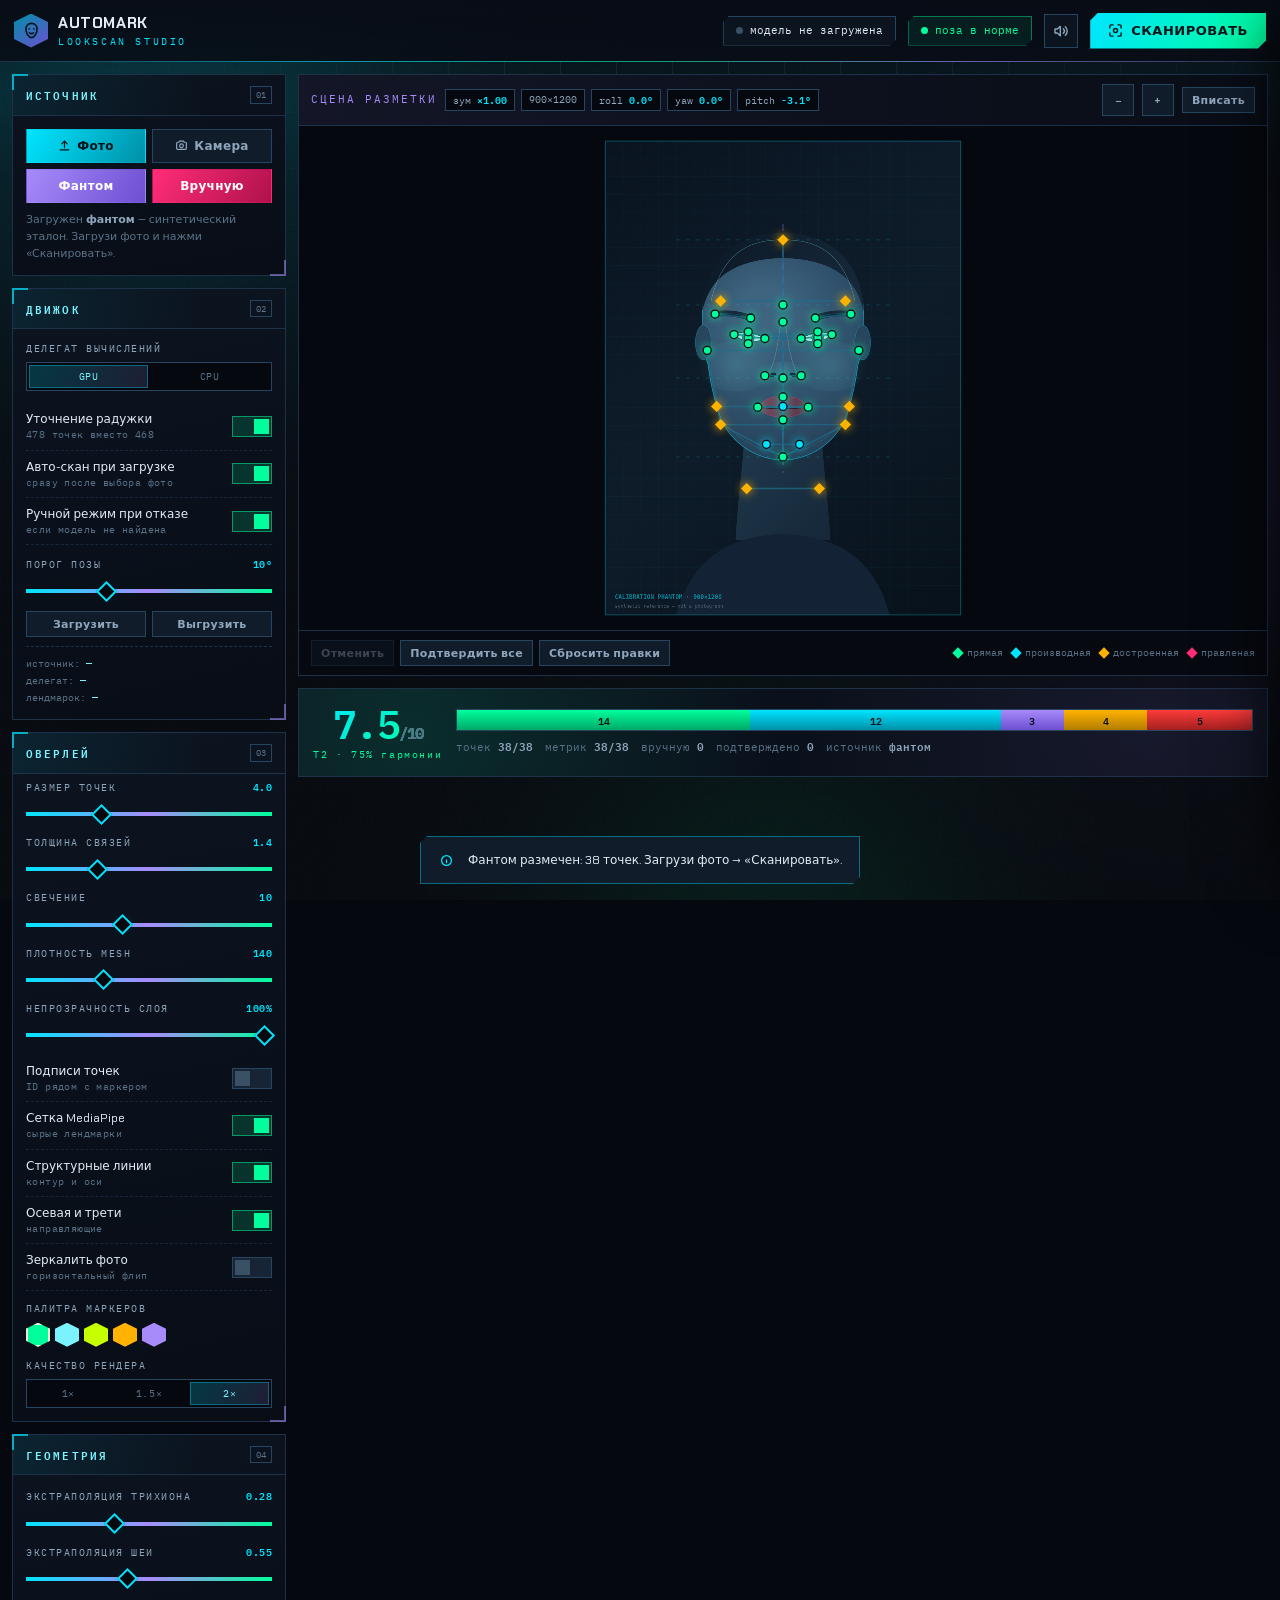
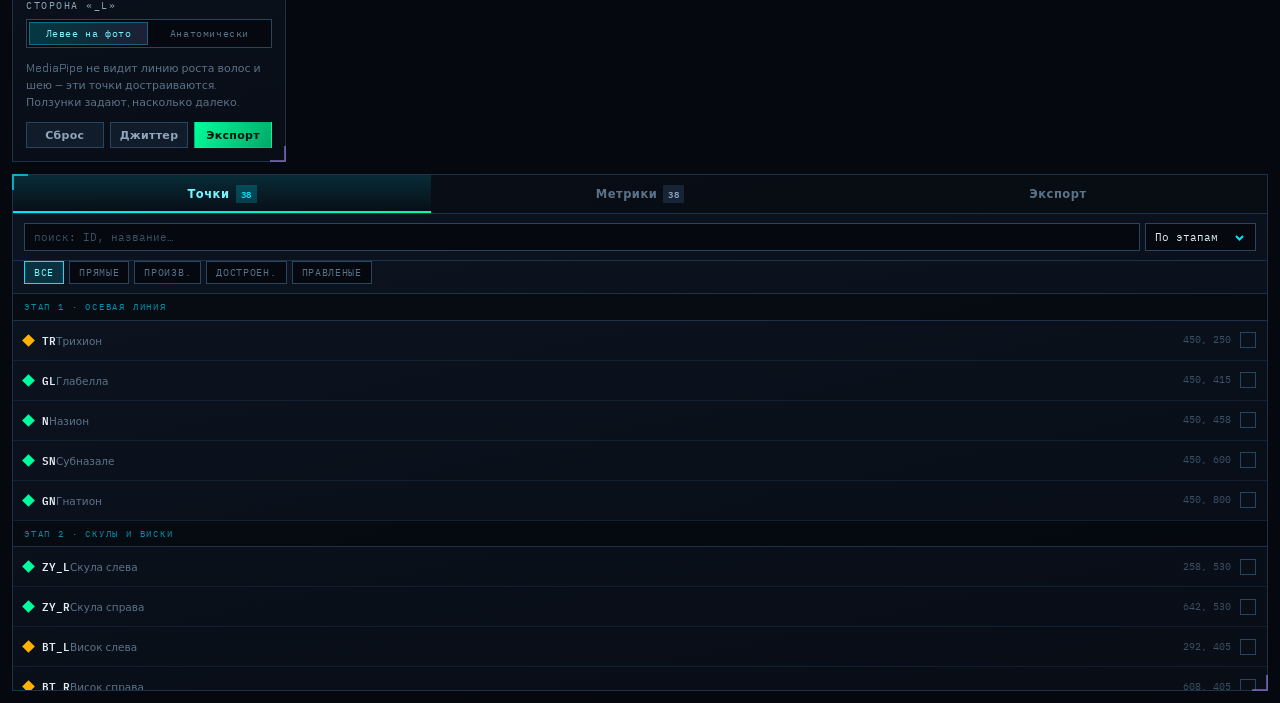
<file: automark.html>
<!DOCTYPE html>
 
<html lang="ru">
<head>
<meta charset="UTF-8">
<meta name="viewport" content="width=device-width,initial-scale=1,viewport-fit=cover">
<meta name="theme-color" content="#05080E">
<title>LOOKSSCAN · AutoMark Studio</title>
<link rel="preconnect" href="https://fonts.googleapis.com">
<link rel="preconnect" href="https://fonts.gstatic.com" crossorigin>
<link href="https://fonts.googleapis.com/css2?family=Chakra+Petch:wght@400;500;600;700&family=IBM+Plex+Mono:wght@400;500;600&display=swap" rel="stylesheet">
<style>
:root{
  --void:#05080E; --abyss:#080D16; --hull:#0C1420; --deck:#111C2B; --plate:#162436;
  --seam:#1D3149; --seam2:#27455F;
  --scan:#00E5FF; --scan-d:#0090A8; --scan-l:#7BF3FF;
  --mark:#00FF9C; --mark-d:#00A868;
  --iris:#A78BFA; --iris-d:#6D4FD1;
  --warn:#FFB300; --warn-d:#B37C00;
  --edit:#FF2D78; --edit-d:#B0114C;
  --bad:#FF3B3B;
  --warm:#F2E9DC; --cool:#E2ECF5; --dim:#8FA6BC; --ghost:#5A7288; --ash:#3A5064;
  --mono:'IBM Plex Mono',ui-monospace,SFMono-Regular,Menlo,monospace;
  --disp:'Chakra Petch',system-ui,-apple-system,'Segoe UI',sans-serif;
  --top:62px; --glow:0 0 24px -6px;
}
*{box-sizing:border-box;margin:0;padding:0}
html,body{height:100%}
body{background:var(--void);color:var(--cool);font-family:var(--disp);font-size:14px;line-height:1.5;
  -webkit-font-smoothing:antialiased;overflow-x:hidden;padding-top:var(--top)}

.atmos{position:fixed;inset:0;z-index:0;pointer-events:none;overflow:hidden}
.atmos .neb{position:absolute;border-radius:50%;filter:blur(100px);mix-blend-mode:screen}
.n1{width:60vw;height:60vw;left:-18vw;top:-22vw;background:radial-gradient(circle,var(--scan-d),transparent 65%);opacity:.34;animation:neb1 30s ease-in-out infinite}
.n2{width:48vw;height:48vw;right:-16vw;top:14vh;background:radial-gradient(circle,var(--iris-d),transparent 65%);opacity:.24;animation:neb2 38s ease-in-out infinite}
.n3{width:44vw;height:44vw;left:38vw;bottom:-24vw;background:radial-gradient(circle,var(--mark-d),transparent 68%);opacity:.18;animation:neb3 44s ease-in-out infinite}
@keyframes neb1{0%,100%{transform:translate(0,0)}50%{transform:translate(8vw,7vh)}}
@keyframes neb2{0%,100%{transform:translate(0,0)}50%{transform:translate(-7vw,10vh)}}
@keyframes neb3{0%,100%{transform:translate(0,0)}50%{transform:translate(6vw,-8vh)}}
.atmos .mesh{position:absolute;inset:0;opacity:.4;
  background-image:linear-gradient(var(--seam) 1px,transparent 1px),linear-gradient(90deg,var(--seam) 1px,transparent 1px);
  background-size:56px 56px;
  -webkit-mask-image:radial-gradient(ellipse 85% 55% at 50% 0%,#000 15%,transparent 75%);
  mask-image:radial-gradient(ellipse 85% 55% at 50% 0%,#000 15%,transparent 75%)}
.atmos .noise{position:absolute;inset:-150%;opacity:.05;
  background-image:url("data:image/svg+xml,%3Csvg xmlns='http://www.w3.org/2000/svg' width='120' height='120'%3E%3Cfilter id='f'%3E%3CfeTurbulence type='fractalNoise' baseFrequency='.9' numOctaves='3'/%3E%3C/filter%3E%3Crect width='120' height='120' filter='url(%23f)'/%3E%3C/svg%3E");
  animation:nz 6s steps(5) infinite}
@keyframes nz{0%{transform:translate(0,0)}25%{transform:translate(-2%,2%)}50%{transform:translate(2%,-2%)}75%{transform:translate(-1%,-1%)}100%{transform:translate(0,0)}}
.atmos .sweep{position:absolute;left:0;right:0;height:180px;opacity:.055;
  background:linear-gradient(180deg,transparent,var(--scan),transparent);animation:sw 11s linear infinite}
@keyframes sw{0%{top:-20%}100%{top:120%}}

.sc{overflow-y:auto;scrollbar-width:thin;scrollbar-color:var(--scan-d) transparent}
.sc::-webkit-scrollbar{width:10px;height:10px}
.sc::-webkit-scrollbar-track{background:rgba(0,229,255,.04);border-left:1px solid var(--seam)}
.sc::-webkit-scrollbar-thumb{background:linear-gradient(180deg,var(--scan),var(--iris-d));border:2px solid var(--void)}
.sc::-webkit-scrollbar-thumb:hover{background:linear-gradient(180deg,var(--scan-l),var(--iris))}
.sc::-webkit-scrollbar-corner{background:var(--void)}

.top{position:fixed;top:0;left:0;right:0;height:var(--top);z-index:70;display:flex;align-items:center;gap:12px;
  padding:0 14px;background:linear-gradient(180deg,rgba(8,13,22,.97),rgba(8,13,22,.86));
  backdrop-filter:blur(20px);border-bottom:1px solid var(--seam)}
.top::after{content:'';position:absolute;left:0;right:0;bottom:-1px;height:1px;
  background:linear-gradient(90deg,transparent,var(--scan),var(--mark),var(--iris),transparent);opacity:.55}
.logo{display:flex;align-items:center;gap:10px;min-width:0}
.sigil{width:34px;height:34px;flex:none;position:relative;display:grid;place-items:center;
  background:linear-gradient(145deg,var(--scan-d),var(--iris-d));
  clip-path:polygon(50% 0,100% 25%,100% 75%,50% 100%,0 75%,0 25%)}
.sigil svg{width:19px;height:19px}
.sigil::after{content:'';position:absolute;inset:0;background:var(--scan);opacity:0;clip-path:inherit;animation:pulseSig 3.4s ease-in-out infinite}
@keyframes pulseSig{0%,88%,100%{opacity:0}92%{opacity:.35}}
.lname{font-weight:700;font-size:15.5px;letter-spacing:.6px;white-space:nowrap}
.lsub{font-family:var(--mono);font-size:9.5px;letter-spacing:2.6px;color:var(--scan);text-transform:uppercase}
.top .gap{flex:1}
.chip{display:inline-flex;align-items:center;gap:7px;height:30px;padding:0 12px;border:1px solid var(--seam2);
  background:var(--hull);font-family:var(--mono);font-size:11px;white-space:nowrap;
  clip-path:polygon(6px 0,100% 0,100% calc(100% - 6px),calc(100% - 6px) 100%,0 100%,0 6px)}
.chip .led{width:7px;height:7px;flex:none;background:var(--ash);border-radius:50%}
.chip.ok{border-color:rgba(0,255,156,.42);color:var(--mark);background:rgba(0,255,156,.07)}
.chip.ok .led{background:var(--mark);box-shadow:var(--glow) var(--mark);animation:led 1.9s infinite}
.chip.busy{border-color:rgba(0,229,255,.45);color:var(--scan);background:rgba(0,229,255,.08)}
.chip.busy .led{background:var(--scan);animation:led .8s infinite}
.chip.warn{border-color:rgba(255,179,0,.42);color:var(--warn);background:rgba(255,179,0,.07)}
.chip.warn .led{background:var(--warn)}
.chip.bad{border-color:rgba(255,59,59,.45);color:var(--bad);background:rgba(255,59,59,.08)}
.chip.bad .led{background:var(--bad)}
@keyframes led{0%,100%{opacity:1}50%{opacity:.32}}
.ib{width:34px;height:34px;flex:none;border:1px solid var(--seam2);background:var(--hull);color:var(--dim);
  display:grid;place-items:center;cursor:pointer;transition:.15s}
.ib:hover{border-color:var(--scan);color:var(--scan);background:rgba(0,229,255,.09)}
.ib svg{width:16px;height:16px}
.ib.mute{color:var(--ash)}
.cta{height:36px;padding:0 18px;border:none;cursor:pointer;font-family:var(--disp);font-weight:700;font-size:13px;
  letter-spacing:.5px;display:inline-flex;align-items:center;gap:8px;transition:.18s;text-transform:uppercase;
  background:linear-gradient(120deg,var(--scan),var(--mark));color:#03151A;
  clip-path:polygon(8px 0,100% 0,100% calc(100% - 8px),calc(100% - 8px) 100%,0 100%,0 8px)}
.cta:hover{filter:brightness(1.14);transform:translateY(-1px)}
.cta:disabled{opacity:.4;cursor:not-allowed;transform:none;filter:none}
.cta svg{width:15px;height:15px}

.shell{position:relative;z-index:1;display:grid;grid-template-columns:296px minmax(0,1fr) 336px;
  gap:12px;padding:12px;max-width:1840px;margin:0 auto;align-items:start}
.rail{display:flex;flex-direction:column;gap:12px;min-width:0}
.panel{background:linear-gradient(168deg,var(--hull),var(--abyss));border:1px solid var(--seam);position:relative;
  animation:up .55s cubic-bezier(.2,.85,.3,1) backwards}
.panel::before{content:'';position:absolute;top:-1px;left:-1px;width:14px;height:14px;
  border-top:2px solid var(--scan);border-left:2px solid var(--scan);opacity:.7}
.panel::after{content:'';position:absolute;bottom:-1px;right:-1px;width:14px;height:14px;
  border-bottom:2px solid var(--iris);border-right:2px solid var(--iris);opacity:.55}
@keyframes up{from{opacity:0;transform:translateY(18px)}}
.rail .panel:nth-child(1){animation-delay:.05s}
.rail .panel:nth-child(2){animation-delay:.12s}
.rail .panel:nth-child(3){animation-delay:.19s}
.ph{display:flex;align-items:center;gap:8px;padding:11px 13px;border-bottom:1px solid var(--seam);
  background:linear-gradient(90deg,rgba(0,229,255,.08),transparent 70%)}
.ph h2{font-family:var(--mono);font-size:10.5px;letter-spacing:2.1px;text-transform:uppercase;color:var(--scan-l);font-weight:600}
.ph .idx{font-family:var(--mono);font-size:9px;color:var(--ghost);border:1px solid var(--seam2);padding:1px 5px}
.ph .gap{flex:1}
.pb{padding:13px}

.fld{margin-bottom:12px}.fld:last-child{margin-bottom:0}
.lab{display:flex;align-items:baseline;gap:6px;font-family:var(--mono);font-size:9.5px;letter-spacing:1.5px;
  text-transform:uppercase;color:var(--dim);margin-bottom:6px}
.lab .v{margin-left:auto;color:var(--scan);font-weight:600;letter-spacing:.5px}
.inp,select.inp,textarea.inp{width:100%;background:var(--void);border:1px solid var(--seam2);color:var(--cool);
  padding:9px 11px;font-family:var(--mono);font-size:12px;outline:none;transition:.15s}
.inp:focus{border-color:var(--scan);box-shadow:0 0 0 3px rgba(0,229,255,.13)}
.inp::placeholder{color:var(--ash)}
select.inp{appearance:none;cursor:pointer;padding-right:28px;
  background-image:url("data:image/svg+xml,%3Csvg xmlns='http://www.w3.org/2000/svg' width='11' height='11' fill='none' stroke='%2300E5FF' stroke-width='2'%3E%3Cpath d='M2 4l3.5 3.5L9 4'/%3E%3C/svg%3E");
  background-repeat:no-repeat;background-position:right 10px center}
.btn{border:1px solid var(--seam2);background:var(--deck);color:var(--dim);padding:8px 12px;font-family:var(--disp);
  font-size:12px;font-weight:600;cursor:pointer;transition:.15s;display:inline-flex;align-items:center;
  justify-content:center;gap:6px;white-space:nowrap;letter-spacing:.3px}
.btn:hover{border-color:var(--scan);color:var(--scan);background:rgba(0,229,255,.09)}
.btn:active{transform:scale(.97)}
.btn svg{width:13px;height:13px;flex:none}
.btn.p{background:linear-gradient(120deg,var(--scan),var(--scan-d));border-color:transparent;color:#03151A}
.btn.p:hover{color:#03151A;filter:brightness(1.14)}
.btn.g{background:linear-gradient(120deg,var(--mark),var(--mark-d));border-color:transparent;color:#03170F}
.btn.g:hover{color:#03170F;filter:brightness(1.1)}
.btn.v{background:linear-gradient(120deg,var(--iris),var(--iris-d));border-color:transparent;color:#fff}
.btn.v:hover{color:#fff;filter:brightness(1.12)}
.btn.e{background:linear-gradient(120deg,var(--edit),var(--edit-d));border-color:transparent;color:#fff}
.btn.e:hover{color:#fff;filter:brightness(1.12)}
.btn.d:hover{border-color:var(--bad);color:var(--bad);background:rgba(255,59,59,.09)}
.btn.s{padding:5px 9px;font-size:11px}
.btn.q{width:32px;height:32px;padding:0}
.btn:disabled{opacity:.38;cursor:not-allowed}
.g2{display:grid;grid-template-columns:1fr 1fr;gap:6px}
.g3{display:grid;grid-template-columns:repeat(3,1fr);gap:6px}
.note{font-size:11px;color:var(--ghost);line-height:1.55;margin-top:8px}
.note b{color:var(--dim)}
.note code{font-family:var(--mono);color:var(--scan);background:rgba(0,229,255,.09);padding:1px 4px}

.ctl{display:flex;align-items:center;gap:9px;padding:7px 0;border-bottom:1px dashed rgba(29,49,73,.7)}
.ctl:last-child{border-bottom:none}
.ctl .nm{flex:1;min-width:0;font-size:12px;color:var(--cool)}
.ctl .nm em{display:block;font-style:normal;font-family:var(--mono);font-size:9.5px;color:var(--ghost);letter-spacing:.4px}
.tg{width:40px;height:21px;flex:none;background:var(--plate);border:1px solid var(--seam2);position:relative;cursor:pointer;transition:.2s}
.tg::after{content:'';position:absolute;top:2px;left:2px;width:15px;height:15px;background:var(--ash);transition:.22s cubic-bezier(.3,1.5,.5,1)}
.tg.on{background:rgba(0,255,156,.15);border-color:rgba(0,255,156,.5)}
.tg.on::after{left:21px;background:var(--mark);box-shadow:var(--glow) var(--mark)}
input[type=range]{-webkit-appearance:none;appearance:none;width:100%;height:4px;outline:none;cursor:pointer;
  background:linear-gradient(90deg,var(--scan),var(--iris),var(--mark))}
input[type=range]::-webkit-slider-thumb{-webkit-appearance:none;width:15px;height:15px;background:var(--void);
  border:2px solid var(--scan);box-shadow:var(--glow) var(--scan);cursor:pointer;transform:rotate(45deg)}
input[type=range]::-moz-range-thumb{width:13px;height:13px;background:var(--void);border:2px solid var(--scan);
  box-shadow:var(--glow) var(--scan);cursor:pointer;border-radius:0}
.seg{display:flex;border:1px solid var(--seam2);background:var(--void);padding:2px;gap:2px}
.seg button{flex:1;border:none;background:transparent;color:var(--ghost);font-family:var(--mono);font-size:10px;
  padding:5px 4px;cursor:pointer;transition:.14s;letter-spacing:.6px;white-space:nowrap}
.seg button:hover{color:var(--dim)}
.seg button.on{background:linear-gradient(120deg,rgba(0,229,255,.22),rgba(167,139,250,.16));color:var(--scan-l);
  box-shadow:inset 0 0 0 1px rgba(0,229,255,.35)}
.pal{display:flex;gap:5px;flex-wrap:wrap}
.pal button{width:24px;height:24px;border:2px solid transparent;cursor:pointer;transition:.15s;
  clip-path:polygon(50% 0,100% 25%,100% 75%,50% 100%,0 75%,0 25%)}
.pal button:hover{transform:scale(1.16)}
.pal button.on{border-color:var(--warm);box-shadow:0 0 12px currentColor}
.diag{font-family:var(--mono);font-size:10px;color:var(--ghost);line-height:1.7;margin-top:9px;
  border-top:1px dashed var(--seam);padding-top:8px;word-break:break-word}
.diag b{color:var(--scan-l);font-weight:500}

.stage{position:relative;background:var(--abyss);border:1px solid var(--seam);overflow:hidden;
  animation:up .55s cubic-bezier(.2,.85,.3,1) .08s backwards}
.stagebar{display:flex;align-items:center;gap:8px;padding:9px 12px;border-bottom:1px solid var(--seam);
  background:linear-gradient(90deg,rgba(167,139,250,.07),transparent);flex-wrap:wrap}
.stagebar .ttl{font-family:var(--mono);font-size:10.5px;letter-spacing:2px;text-transform:uppercase;color:var(--iris)}
.stagebar .gap{flex:1}
.hud{display:flex;gap:6px;flex-wrap:wrap}
.hud span{font-family:var(--mono);font-size:10px;color:var(--dim);border:1px solid var(--seam2);padding:2px 7px;background:var(--void)}
.hud span b{color:var(--scan);font-weight:600}
.hud span.w b{color:var(--warn)}.hud span.b b{color:var(--bad)}

.placebar{display:none;padding:10px 12px;border-bottom:1px solid var(--seam);
  background:linear-gradient(90deg,rgba(255,45,120,.13),rgba(167,139,250,.06))}
.placebar.on{display:block}
.placebar .l1{display:flex;align-items:center;gap:9px;flex-wrap:wrap;margin-bottom:6px}
.placebar .cnt{font-family:var(--mono);font-size:11px;color:var(--edit);font-weight:600;
  border:1px solid rgba(255,45,120,.4);padding:2px 8px;background:rgba(255,45,120,.1)}
.placebar .pid{font-family:var(--mono);font-size:12px;color:var(--warm);font-weight:600}
.placebar .pnm{font-size:12.5px;color:var(--cool);flex:1;min-width:120px}
.placebar .pg{font-size:11.5px;color:var(--dim);line-height:1.5;margin-bottom:8px}
.placebar .acts{display:flex;gap:6px;flex-wrap:wrap}
.ptrack{height:3px;background:var(--plate);margin-bottom:8px;overflow:hidden}
.ptrack i{display:block;height:100%;background:linear-gradient(90deg,var(--edit),var(--iris),var(--scan));transition:width .3s}

.canvasbox{position:relative;height:clamp(340px,56vh,640px);background:
  radial-gradient(ellipse at 50% 40%,rgba(0,229,255,.05),transparent 62%),var(--void);cursor:grab;touch-action:none}
.canvasbox.grabbing{cursor:grabbing}
.canvasbox.pointing{cursor:crosshair}
.canvasbox.placing{cursor:crosshair}
#stageCv{display:block;width:100%;height:100%}
.scanline{position:absolute;left:0;right:0;height:2px;pointer-events:none;opacity:0;
  background:linear-gradient(90deg,transparent,var(--scan),var(--mark),var(--scan),transparent);
  box-shadow:0 0 22px 3px rgba(0,229,255,.6)}
.scanline.run{opacity:1;animation:scanmove 1.5s cubic-bezier(.4,0,.6,1) infinite}
@keyframes scanmove{0%{top:2%}50%{top:98%}100%{top:2%}}
.ovl{position:absolute;inset:0;display:none;place-items:center;background:rgba(5,8,14,.88);
  backdrop-filter:blur(4px);z-index:5;text-align:center;padding:24px}
.ovl.on{display:grid}
.ovl .ring{width:64px;height:64px;margin:0 auto 16px;border:2px solid var(--seam2);border-top-color:var(--scan);
  border-right-color:var(--iris);border-radius:50%;animation:spin 1s linear infinite}
.ovl.err .ring{animation:none;border-color:var(--bad);border-top-color:var(--bad);opacity:.6}
@keyframes spin{to{transform:rotate(360deg)}}
.ovl h3{font-size:15px;letter-spacing:.6px;margin-bottom:6px}
.ovl p{font-size:12px;color:var(--dim);max-width:360px;margin:0 auto 14px;font-family:var(--mono);line-height:1.6}
.ovl .acts{display:flex;gap:7px;justify-content:center;flex-wrap:wrap}
.stagefoot{display:flex;align-items:center;gap:6px;padding:9px 12px;border-top:1px solid var(--seam);
  background:rgba(0,0,0,.28);flex-wrap:wrap}
.legend{display:flex;gap:9px;flex-wrap:wrap;margin-left:auto}
.legend i{display:inline-flex;align-items:center;gap:5px;font-style:normal;font-family:var(--mono);font-size:9.5px;color:var(--ghost)}
.legend i b{width:8px;height:8px;display:block;transform:rotate(45deg)}

.nudge{display:none;align-items:center;gap:8px;padding:9px 12px;border-top:1px solid var(--seam);
  background:linear-gradient(90deg,rgba(255,45,120,.08),transparent);flex-wrap:wrap}
.nudge.on{display:flex}
.nudge .who{font-family:var(--mono);font-size:11px;color:var(--edit);font-weight:600}
.nudge .gap{flex:1}
.pad{display:grid;grid-template-columns:repeat(3,26px);grid-template-rows:repeat(2,26px);gap:2px}
.pad button{border:1px solid var(--seam2);background:var(--deck);color:var(--dim);cursor:pointer;font-size:12px;
  display:grid;place-items:center;transition:.13s;padding:0}
.pad button:hover{border-color:var(--edit);color:var(--edit);background:rgba(255,45,120,.1)}
.pad button:nth-child(1){grid-column:2;grid-row:1}
.pad button:nth-child(2){grid-column:1;grid-row:2}
.pad button:nth-child(3){grid-column:2;grid-row:2}
.pad button:nth-child(4){grid-column:3;grid-row:2}

.score{display:grid;grid-template-columns:auto 1fr;gap:14px;align-items:center;padding:14px;
  background:linear-gradient(120deg,var(--hull),var(--abyss));border:1px solid var(--seam);position:relative;overflow:hidden;
  animation:up .55s cubic-bezier(.2,.85,.3,1) .16s backwards}
.score::before{content:'';position:absolute;inset:0;background:
  radial-gradient(circle at 12% 50%,rgba(0,255,156,.11),transparent 42%),
  radial-gradient(circle at 88% 50%,rgba(167,139,250,.09),transparent 42%);pointer-events:none}
.bigscore{position:relative;text-align:center;min-width:104px}
.bigscore .n{font-family:var(--mono);font-size:40px;font-weight:600;line-height:1;letter-spacing:-2px;
  background:linear-gradient(140deg,var(--scan),var(--mark));-webkit-background-clip:text;background-clip:text;color:transparent}
.bigscore .n small{font-size:16px;-webkit-text-fill-color:var(--ghost)}
.bigscore .t{font-family:var(--mono);font-size:10px;letter-spacing:1.6px;margin-top:4px;color:var(--mark)}
.bars{position:relative;display:flex;flex-direction:column;gap:7px;min-width:0}
.tierbar{display:flex;height:22px;border:1px solid var(--seam2);overflow:hidden}
.tierbar div{display:flex;align-items:center;justify-content:center;font-family:var(--mono);font-size:10px;
  font-weight:600;color:#04121A;transition:flex-grow .5s cubic-bezier(.2,.85,.3,1);min-width:0;overflow:hidden}
.tb1{background:linear-gradient(180deg,var(--mark),var(--mark-d))}
.tb2{background:linear-gradient(180deg,var(--scan),var(--scan-d))}
.tb3{background:linear-gradient(180deg,var(--iris),var(--iris-d));color:#fff}
.tb4{background:linear-gradient(180deg,var(--warn),var(--warn-d))}
.tb5{background:linear-gradient(180deg,var(--bad),#A32020);color:#fff}
.metamini{display:flex;gap:12px;flex-wrap:wrap;font-family:var(--mono);font-size:10.5px;color:var(--ghost)}
.metamini b{color:var(--dim);font-weight:600}

.tabs{display:flex;border-bottom:1px solid var(--seam);background:rgba(0,0,0,.3);overflow-x:auto}
.tabs::-webkit-scrollbar{height:0}
.tabs button{flex:1;border:none;background:transparent;color:var(--ghost);font-family:var(--disp);font-weight:600;
  font-size:11.5px;padding:10px 8px;cursor:pointer;transition:.15s;white-space:nowrap;letter-spacing:.5px;
  display:inline-flex;align-items:center;justify-content:center;gap:6px;position:relative}
.tabs button:hover{color:var(--dim);background:rgba(0,229,255,.05)}
.tabs button.on{color:var(--scan-l);background:linear-gradient(180deg,rgba(0,229,255,.14),transparent)}
.tabs button.on::after{content:'';position:absolute;left:0;right:0;bottom:0;height:2px;background:linear-gradient(90deg,var(--scan),var(--mark))}
.tabs .n{font-family:var(--mono);font-size:9px;padding:1px 5px;background:var(--plate);color:var(--dim)}
.tabs button.on .n{background:rgba(0,229,255,.2);color:var(--scan)}
.pane{display:none}.pane.on{display:block}
.tools{display:flex;gap:5px;padding:9px 11px;border-bottom:1px solid var(--seam);flex-wrap:wrap}
.tools .inp{flex:1;min-width:100px;width:auto;padding:6px 9px;font-size:11px}
.tools select.inp{flex:none;min-width:96px}
.fchip{border:1px solid var(--seam2);background:var(--void);color:var(--ghost);padding:4px 9px;
  font-family:var(--mono);font-size:9.5px;cursor:pointer;transition:.14s;letter-spacing:.7px}
.fchip:hover{color:var(--dim);border-color:var(--ash)}
.fchip.on{background:rgba(0,229,255,.14);border-color:var(--scan);color:var(--scan-l)}
.fchip.on[data-f=manual]{background:rgba(255,45,120,.14);border-color:var(--edit);color:var(--edit)}
.fchip.on[data-f=extrap]{background:rgba(255,179,0,.14);border-color:var(--warn);color:var(--warn)}
.bulkbar{display:none;gap:6px;align-items:center;padding:8px 11px;background:rgba(167,139,250,.1);
  border-bottom:1px solid rgba(167,139,250,.3);font-family:var(--mono);font-size:10.5px;color:var(--iris);flex-wrap:wrap}
.bulkbar.on{display:flex}
.plist{max-height:min(44vh,420px)}
.pitem{display:flex;align-items:center;gap:9px;padding:9px 11px;border-bottom:1px solid rgba(29,49,73,.5);
  cursor:pointer;transition:.13s;position:relative}
.pitem:hover{background:rgba(0,229,255,.06)}
.pitem.sel{background:rgba(255,45,120,.1)}
.pitem.sel::before{content:'';position:absolute;left:0;top:0;bottom:0;width:2px;background:var(--edit)}
.pitem.next{background:rgba(255,45,120,.07);box-shadow:inset 0 0 0 1px rgba(255,45,120,.25)}
.pitem .src{width:9px;height:9px;flex:none;transform:rotate(45deg)}
.pitem .txt{flex:1;min-width:0}
.pitem .id{font-family:var(--mono);font-size:11px;font-weight:600;color:var(--cool)}
.pitem .nm{font-size:10.5px;color:var(--ghost);white-space:nowrap;overflow:hidden;text-overflow:ellipsis}
.pitem .xy{font-family:var(--mono);font-size:9.5px;color:var(--ash);text-align:right;flex:none}
.pitem .rv{width:16px;height:16px;flex:none;border:1px solid var(--seam2);display:grid;place-items:center;font-size:9px;color:var(--ash)}
.pitem .rv.y{border-color:var(--mark);color:var(--mark);background:rgba(0,255,156,.12)}
.grp{padding:6px 11px;background:rgba(0,0,0,.35);font-family:var(--mono);font-size:9px;letter-spacing:1.8px;
  text-transform:uppercase;color:var(--scan-d);border-bottom:1px solid var(--seam);position:sticky;top:0;z-index:2}
.mlist{max-height:min(44vh,420px)}
.mitem{display:flex;align-items:center;gap:9px;padding:9px 11px;border-bottom:1px solid rgba(29,49,73,.5);cursor:pointer;transition:.13s}
.mitem:hover{background:rgba(167,139,250,.06)}
.mitem .no{font-family:var(--mono);font-size:9.5px;color:var(--ash);width:20px;flex:none}
.mitem .bd{flex:1;min-width:0}
.mitem .nm{font-size:11.5px;white-space:nowrap;overflow:hidden;text-overflow:ellipsis}
.mitem .sub{font-family:var(--mono);font-size:9.5px;color:var(--ghost);margin-top:1px}
.mitem .sub b{color:var(--scan-l);font-weight:600}
.mtier{font-family:var(--mono);font-size:10px;font-weight:600;padding:3px 7px;flex:none;color:#04121A}
.mtier.T1{background:var(--mark)}.mtier.T2{background:var(--scan)}
.mtier.T3{background:var(--iris);color:#fff}.mtier.T4{background:var(--warn)}
.mtier.T5{background:var(--bad);color:#fff}.mtier.na{background:var(--plate);color:var(--ghost)}
.mbar{width:44px;height:4px;background:var(--plate);flex:none;position:relative;overflow:hidden}
.mbar i{position:absolute;left:0;top:0;bottom:0;display:block}
.exp{padding:12px;display:flex;flex-direction:column;gap:11px;max-height:min(50vh,470px)}
.code{background:var(--void);border:1px solid var(--seam2);padding:10px;font-family:var(--mono);font-size:10.5px;
  color:var(--mark);max-height:190px;overflow:auto;white-space:pre;line-height:1.55;
  scrollbar-width:thin;scrollbar-color:var(--mark-d) transparent}
.code::-webkit-scrollbar{width:8px;height:8px}
.code::-webkit-scrollbar-track{background:rgba(0,255,156,.05)}
.code::-webkit-scrollbar-thumb{background:var(--mark-d)}
.code::-webkit-scrollbar-thumb:hover{background:var(--mark)}
.step{display:flex;gap:9px;font-size:11.5px;color:var(--dim);line-height:1.55;margin-bottom:8px}
.step i{width:19px;height:19px;flex:none;display:grid;place-items:center;font-style:normal;font-family:var(--mono);
  font-size:9.5px;font-weight:600;background:var(--plate);color:var(--scan);border:1px solid var(--seam2)}

.scrim{position:fixed;inset:0;background:rgba(3,6,11,.76);backdrop-filter:blur(6px);z-index:80;opacity:0;pointer-events:none;transition:.26s}
.scrim.on{opacity:1;pointer-events:auto}
.drawer{position:fixed;top:0;right:0;bottom:0;width:min(400px,100%);z-index:90;background:var(--hull);
  border-left:1px solid var(--seam2);transform:translateX(102%);transition:.32s cubic-bezier(.2,.85,.3,1);
  display:flex;flex-direction:column;box-shadow:-26px 0 64px -22px #000}
.drawer.on{transform:none}
.dh{display:flex;align-items:center;gap:11px;padding:15px;border-bottom:1px solid var(--seam);
  background:linear-gradient(90deg,rgba(255,45,120,.1),transparent)}
.dh .badge{width:38px;height:38px;flex:none;display:grid;place-items:center;font-family:var(--mono);font-size:11px;
  font-weight:600;color:#04121A;clip-path:polygon(50% 0,100% 25%,100% 75%,50% 100%,0 75%,0 25%)}
.db{flex:1;padding:15px}
.kv{display:flex;justify-content:space-between;gap:12px;padding:8px 0;border-bottom:1px dashed rgba(29,49,73,.7);font-size:12px}
.kv b{font-family:var(--mono);font-size:10px;color:var(--ghost);font-weight:400;letter-spacing:.8px}
.kv span{font-family:var(--mono);color:var(--cool);text-align:right;word-break:break-all}
.toasts{position:fixed;left:50%;transform:translateX(-50%);bottom:16px;z-index:120;display:flex;flex-direction:column;
  gap:7px;align-items:center;width:min(440px,calc(100% - 20px));pointer-events:none}
.toast{pointer-events:auto;width:100%;display:flex;align-items:center;gap:10px;padding:11px 13px;
  background:var(--deck);border:1px solid var(--seam2);font-size:12px;animation:tin .3s cubic-bezier(.2,1.3,.4,1);
  clip-path:polygon(7px 0,100% 0,100% calc(100% - 7px),calc(100% - 7px) 100%,0 100%,0 7px)}
@keyframes tin{from{opacity:0;transform:translateY(16px)}}
.toast.out{animation:tout .24s forwards}
@keyframes tout{to{opacity:0;transform:translateY(9px)}}
.toast .ic{width:24px;height:24px;flex:none;display:grid;place-items:center}
.toast .ic svg{width:13px;height:13px}
.toast.ok{border-color:rgba(0,255,156,.4)}.toast.ok .ic{color:var(--mark)}
.toast.err{border-color:rgba(255,59,59,.45)}.toast.err .ic{color:var(--bad)}
.toast.info{border-color:rgba(0,229,255,.4)}.toast.info .ic{color:var(--scan)}
.toast.warn{border-color:rgba(255,179,0,.4)}.toast.warn .ic{color:var(--warn)}
.toast .tx{flex:1;min-width:0}
.empty{padding:36px 18px;text-align:center;color:var(--ash);font-size:12px;font-family:var(--mono);line-height:1.7}
:focus-visible{outline:2px solid var(--scan);outline-offset:2px}
input[type=file]{display:none}

@media(max-width:1420px){
  .shell{grid-template-columns:274px minmax(0,1fr)}
  .rail.right{grid-column:1/-1;flex-direction:row;flex-wrap:wrap}
  .rail.right>.panel{flex:1;min-width:300px}
}
@media(max-width:1000px){
  :root{--top:58px}
  .shell{grid-template-columns:1fr;padding:10px;gap:10px}
  .rail.right{flex-direction:column}
  .lsub{display:none}
  .top{gap:8px;padding:0 10px}
  .cta{padding:0 13px;font-size:12px}
  .cta .lbl{display:none}
  .chip .txt{display:none}
  .chip{padding:0 10px}
  .canvasbox{height:50vh}
}
@media(max-width:560px){
  .lname{font-size:13.5px}
  .score{grid-template-columns:1fr;gap:10px}
  .bigscore{display:flex;align-items:baseline;gap:10px;justify-content:center}
  .bigscore .n{font-size:32px}
  .g3{grid-template-columns:1fr 1fr}
  .legend{width:100%;margin-left:0}
  .canvasbox{height:44vh}
}
@media(prefers-reduced-motion:reduce){*{animation-duration:.01ms!important;transition-duration:.01ms!important}}
</style>
</head>
<body>
<div class="atmos"><div class="neb n1"></div><div class="neb n2"></div><div class="neb n3"></div><div class="mesh"></div><div class="noise"></div><div class="sweep"></div></div>

<header class="top">
  <div class="logo">
    <div class="sigil"><svg viewBox="0 0 24 24" fill="none" stroke="#03151A" stroke-width="2.1" stroke-linecap="round" stroke-linejoin="round"><path d="M12 3c4.4 0 7 3.2 7 7.4 0 5-3.2 10.6-7 10.6S5 15.4 5 10.4C5 6.2 7.6 3 12 3z"/><path d="M9 10h.01M15 10h.01M9.5 15c1.6 1.1 3.4 1.1 5 0"/></svg></div>
    <div><div class="lname">AUTOMARK</div><div class="lsub">Lookscan Studio</div></div>
  </div>
  <div class="gap"></div>
  <div class="chip" id="modelChip"><span class="led"></span><span class="txt" id="modelTxt">модель не загружена</span></div>
  <div class="chip" id="poseChip"><span class="led"></span><span class="txt" id="poseTxt">поза —</span></div>
  <button class="ib" id="sndBtn" title="Звук" aria-label="Переключить звук"></button>
  <button class="cta" id="detectBtn"><svg viewBox="0 0 24 24" fill="none" stroke="currentColor" stroke-width="2.3" stroke-linecap="round"><path d="M3 8V5a2 2 0 012-2h3M16 3h3a2 2 0 012 2v3M21 16v3a2 2 0 01-2 2h-3M8 21H5a2 2 0 01-2-2v-3"/><circle cx="12" cy="12" r="3.2"/></svg><span class="lbl">Сканировать</span></button>
</header>

<div class="shell">
  <div class="rail left">
    <section class="panel">
      <div class="ph"><h2>Источник</h2><span class="gap"></span><span class="idx">01</span></div>
      <div class="pb">
        <div class="g2" style="margin-bottom:6px">
          <button class="btn p" id="upBtn"><svg viewBox="0 0 24 24" fill="none" stroke="currentColor" stroke-width="2.2" stroke-linecap="round"><path d="M12 16V4M7 9l5-5 5 5"/><path d="M4 20h16"/></svg>Фото</button>
          <button class="btn" id="camBtn"><svg viewBox="0 0 24 24" fill="none" stroke="currentColor" stroke-width="2.2" stroke-linecap="round"><path d="M3 8a2 2 0 012-2h2l1.4-2h7.2L17 6h2a2 2 0 012 2v9a2 2 0 01-2 2H5a2 2 0 01-2-2z"/><circle cx="12" cy="12.5" r="3.4"/></svg>Камера</button>
        </div>
        <div class="g2">
          <button class="btn v" id="phantomBtn">Фантом</button>
          <button class="btn e" id="manualBtn">Вручную</button>
        </div>
        <input type="file" id="fileIn" accept="image/*">
        <input type="file" id="camIn" accept="image/*" capture="user">
        <div class="note" id="srcNote">Загружен <b>фантом</b> — синтетический эталон. Загрузи фото и нажми «Сканировать».</div>
      </div>
    </section>

    <section class="panel">
      <div class="ph"><h2>Движок</h2><span class="gap"></span><span class="idx">02</span></div>
      <div class="pb">
        <div class="fld"><div class="lab">Делегат вычислений</div>
          <div class="seg" id="delegate"><button data-v="GPU" class="on">GPU</button><button data-v="CPU">CPU</button></div>
        </div>
        <div class="ctl"><div class="nm">Уточнение радужки<em>478 точек вместо 468</em></div><div class="tg on" data-t="iris" role="switch" tabindex="0"></div></div>
        <div class="ctl"><div class="nm">Авто-скан при загрузке<em>сразу после выбора фото</em></div><div class="tg on" data-t="autoScan" role="switch" tabindex="0"></div></div>
        <div class="ctl"><div class="nm">Ручной режим при отказе<em>если модель не найдена</em></div><div class="tg on" data-t="fallbackManual" role="switch" tabindex="0"></div></div>
        <div class="fld" style="margin-top:11px"><div class="lab">Порог позы <span class="v" id="poseThV">10°</span></div>
          <input type="range" id="poseTh" min="3" max="25" step="1" value="10"></div>
        <div class="g2">
          <button class="btn s" id="loadModel">Загрузить</button>
          <button class="btn s d" id="unloadModel">Выгрузить</button>
        </div>
        <div class="diag" id="diag">источник: <b>—</b><br>делегат: <b>—</b><br>лендмарок: <b>—</b></div>
      </div>
    </section>

    <section class="panel">
      <div class="ph"><h2>Оверлей</h2><span class="gap"></span><span class="idx">03</span></div>
      <div class="pb" style="padding-top:5px">
        <div class="fld"><div class="lab">Размер точек <span class="v" id="ptV">4.0</span></div>
          <input type="range" id="ptSize" min="1.5" max="10" step="0.5" value="4"></div>
        <div class="fld"><div class="lab">Толщина связей <span class="v" id="lnV">1.4</span></div>
          <input type="range" id="lnW" min="0.4" max="4" step="0.2" value="1.4"></div>
        <div class="fld"><div class="lab">Свечение <span class="v" id="glV">10</span></div>
          <input type="range" id="glow" min="0" max="26" step="1" value="10"></div>
        <div class="fld"><div class="lab">Плотность mesh <span class="v" id="msV">140</span></div>
          <input type="range" id="meshN" min="0" max="478" step="16" value="140"></div>
        <div class="fld"><div class="lab">Непрозрачность слоя <span class="v" id="opV">100%</span></div>
          <input type="range" id="opac" min="20" max="100" step="5" value="100"></div>
        <div class="ctl"><div class="nm">Подписи точек<em>ID рядом с маркером</em></div><div class="tg" data-t="labels" role="switch" tabindex="0"></div></div>
        <div class="ctl"><div class="nm">Сетка MediaPipe<em>сырые лендмарки</em></div><div class="tg on" data-t="showMesh" role="switch" tabindex="0"></div></div>
        <div class="ctl"><div class="nm">Структурные линии<em>контур и оси</em></div><div class="tg on" data-t="showLines" role="switch" tabindex="0"></div></div>
        <div class="ctl"><div class="nm">Осевая и трети<em>направляющие</em></div><div class="tg on" data-t="showGuides" role="switch" tabindex="0"></div></div>
        <div class="ctl"><div class="nm">Зеркалить фото<em>горизонтальный флип</em></div><div class="tg" data-t="mirror" role="switch" tabindex="0"></div></div>
        <div class="fld" style="margin-top:11px"><div class="lab">Палитра маркеров</div><div class="pal" id="pal"></div></div>
        <div class="fld"><div class="lab">Качество рендера</div>
          <div class="seg" id="qual"><button data-v="1">1×</button><button data-v="1.5">1.5×</button><button data-v="2" class="on">2×</button></div>
        </div>
      </div>
    </section>

    <section class="panel">
      <div class="ph"><h2>Геометрия</h2><span class="gap"></span><span class="idx">04</span></div>
      <div class="pb">
        <div class="fld"><div class="lab">Экстраполяция трихиона <span class="v" id="trV">0.28</span></div>
          <input type="range" id="trEx" min="0" max="0.8" step="0.02" value="0.28"></div>
        <div class="fld"><div class="lab">Экстраполяция шеи <span class="v" id="nkV">0.55</span></div>
          <input type="range" id="nkEx" min="0.1" max="1.2" step="0.05" value="0.55"></div>
        <div class="fld"><div class="lab">Сторона «_L»</div>
          <div class="seg" id="sideMode"><button data-v="image" class="on">Левее на фото</button><button data-v="anat">Анатомически</button></div>
        </div>
        <div class="note">MediaPipe не видит линию роста волос и шею — эти точки достраиваются. Ползунки задают, насколько далеко.</div>
        <div class="g3" style="margin-top:11px">
          <button class="btn s" id="resetBtn">Сброс</button>
          <button class="btn s" id="randBtn">Джиттер</button>
          <button class="btn s g" id="expJump">Экспорт</button>
        </div>
      </div>
    </section>
  </div>

  <div class="rail center">
    <section class="stage">
      <div class="stagebar">
        <span class="ttl">Сцена разметки</span>
        <div class="hud" id="hud"></div>
        <span class="gap"></span>
        <button class="btn q s" id="zOut" title="Отдалить">−</button>
        <button class="btn q s" id="zIn" title="Приблизить">+</button>
        <button class="btn s" id="fitBtn">Вписать</button>
      </div>

      <div class="placebar" id="placebar">
        <div class="ptrack"><i id="pTrack" style="width:0%"></i></div>
        <div class="l1">
          <span class="cnt" id="pCnt">0 / 38</span>
          <span class="pid" id="pId">—</span>
          <span class="pnm" id="pNm">—</span>
        </div>
        <div class="pg" id="pGuide">Тапни по фото, чтобы поставить точку.</div>
        <div class="acts">
          <button class="btn s" id="plPrev">← Назад</button>
          <button class="btn s" id="plSkip">Пропустить</button>
          <button class="btn s g" id="plDone">Завершить</button>
          <button class="btn s d" id="plCancel">Отменить режим</button>
        </div>
      </div>

      <div class="canvasbox" id="cbox">
        <canvas id="stageCv"></canvas>
        <div class="scanline" id="scanline"></div>
        <div class="ovl" id="ovl">
          <div>
            <div class="ring"></div>
            <h3 id="ovlTitle">Инициализация</h3>
            <p id="ovlText">Загрузка модели…</p>
            <div class="acts" id="ovlActs"></div>
          </div>
        </div>
      </div>

      <div class="nudge" id="nudge">
        <span class="who" id="nudgeWho">—</span>
        <div class="pad">
          <button data-n="0,-1" title="Вверх">↑</button>
          <button data-n="-1,0" title="Влево">←</button>
          <button data-n="0,1" title="Вниз">↓</button>
          <button data-n="1,0" title="Вправо">→</button>
        </div>
        <select class="inp" id="nudgeStep" style="width:auto;padding:5px 26px 5px 8px;font-size:11px">
          <option value="0.5">0.5 px</option><option value="1" selected>1 px</option>
          <option value="3">3 px</option><option value="8">8 px</option>
        </select>
        <span class="gap"></span>
        <button class="btn s" id="revertPt">К авто</button>
        <button class="btn s g" id="confirmPt">Подтвердить</button>
      </div>

      <div class="stagefoot">
        <button class="btn s" id="undoBtn" disabled>Отменить</button>
        <button class="btn s" id="confirmAll">Подтвердить все</button>
        <button class="btn s d" id="clearMarks">Сбросить правки</button>
        <div class="legend">
          <i><b style="background:var(--mark)"></b>прямая</i>
          <i><b style="background:var(--scan)"></b>производная</i>
          <i><b style="background:var(--warn)"></b>достроенная</i>
          <i><b style="background:var(--edit)"></b>правленая</i>
        </div>
      </div>
    </section>

    <section class="score">
      <div class="bigscore"><div class="n" id="scoreN">—<small>/10</small></div><div class="t" id="scoreT">нет данных</div></div>
      <div class="bars">
        <div class="tierbar" id="tierbar"></div>
        <div class="metamini" id="metamini"></div>
      </div>
    </section>
  </div>

  <div class="rail right">
    <section class="panel">
      <div class="tabs" role="tablist">
        <button class="on" data-p="points" role="tab">Точки<span class="n" id="cPts">38</span></button>
        <button data-p="metrics" role="tab">Метрики<span class="n" id="cMet">38</span></button>
        <button data-p="export" role="tab">Экспорт</button>
      </div>

      <div class="pane on" id="pane-points">
        <div class="tools">
          <input class="inp" id="pSearch" placeholder="поиск: ID, название…">
          <select class="inp" id="pSort">
            <option value="stage">По этапам</option><option value="alpha">По алфавиту</option>
            <option value="src">По источнику</option><option value="review">Непроверенные</option>
            <option value="missing">Отсутствующие</option>
          </select>
        </div>
        <div class="tools" style="padding-top:0">
          <button class="fchip on" data-f="all">ВСЕ</button>
          <button class="fchip" data-f="direct">ПРЯМЫЕ</button>
          <button class="fchip" data-f="derived">ПРОИЗВ.</button>
          <button class="fchip" data-f="extrap">ДОСТРОЕН.</button>
          <button class="fchip" data-f="manual">ПРАВЛЕНЫЕ</button>
        </div>
        <div class="bulkbar" id="pBulk">
          <span id="pBulkN">0 выбрано</span><span style="flex:1"></span>
          <button class="btn s g" id="bulkOk">Подтвердить</button>
          <button class="btn s" id="bulkRev">К авто</button>
          <button class="btn s" id="bulkNone">Снять</button>
        </div>
        <div class="plist sc" id="pList"></div>
      </div>

      <div class="pane" id="pane-metrics">
        <div class="tools">
          <input class="inp" id="mSearch" placeholder="поиск метрики…">
          <select class="inp" id="mSort">
            <option value="num">По номеру</option><option value="worst">Худшие сверху</option>
            <option value="best">Лучшие сверху</option><option value="weight">По весу</option>
          </select>
        </div>
        <div class="tools" style="padding-top:0">
          <button class="fchip on" data-m="all">ВСЕ</button>
          <button class="fchip" data-m="T1">T1</button><button class="fchip" data-m="T2">T2</button>
          <button class="fchip" data-m="T3">T3</button><button class="fchip" data-m="T4">T4</button>
          <button class="fchip" data-m="T5">T5</button>
        </div>
        <div class="mlist sc" id="mList"></div>
      </div>

      <div class="pane" id="pane-export">
        <div class="exp sc">
          <div>
            <div class="lab">Формат выгрузки</div>
            <div class="seg" id="expFmt"><button data-v="json" class="on">JSON</button><button data-v="js">JS-модуль</button><button data-v="patch">Патч app.js</button></div>
          </div>
          <div class="code sc" id="expCode"></div>
          <div class="g2">
            <button class="btn g" id="copyExp">Копировать</button>
            <button class="btn p" id="dlExp">Скачать</button>
          </div>
          <div style="border-top:1px solid var(--seam);padding-top:11px">
            <div class="lab" style="margin-bottom:9px">Как встроить в приложение</div>
            <div class="step"><i>1</i><div>Сохрани этот файл как <code>automark.html</code> рядом с <code>index.html</code>.</div></div>
            <div class="step"><i>2</i><div>Скопируй блок <b>JS-модуль</b> в новый файл <code>autoMark.js</code>.</div></div>
            <div class="step"><i>3</i><div>В <code>index.html</code> подключи его после <code>points.js</code>, до <code>app.js</code>.</div></div>
            <div class="step"><i>4</i><div>Возьми блок <b>Патч app.js</b> — там готовый хвост <code>im.onload</code>.</div></div>
            <div class="step"><i>5</i><div>Точки проставятся сами; при отказе модели приложение тихо уходит в ручную разметку.</div></div>
          </div>
          <div class="note">Координаты — в пикселях исходного изображения. Совпадает с <code>markVp.crosshairImagePoint()</code>.</div>
        </div>
      </div>
    </section>
  </div>
</div>

<div class="scrim" id="scrim"></div>
<aside class="drawer" id="drawer" aria-hidden="true">
  <div class="dh">
    <div class="badge" id="dBadge">PT</div>
    <div style="flex:1;min-width:0"><div style="font-weight:700;font-size:14.5px" id="dTitle">—</div>
      <div style="font-family:var(--mono);font-size:10.5px;color:var(--ghost)" id="dSub">—</div></div>
    <button class="ib" id="dClose" aria-label="Закрыть"><svg viewBox="0 0 24 24" fill="none" stroke="currentColor" stroke-width="2.3" stroke-linecap="round"><path d="M18 6L6 18M6 6l12 12"/></svg></button>
  </div>
  <div class="db sc" id="dBody"></div>
</aside>
<div class="toasts" id="toasts"></div>

<script>
(function(){
'use strict';
/* ═══════════ 0 · ИСТОЧНИКИ МОДЕЛИ ═══════════ */
var VER='0.10.14';
var MODEL='https://storage.googleapis.com/mediapipe-models/face_landmarker/face_landmarker/float16/1/face_landmarker.task';
var SOURCES=[
  {type:'esm',host:'jsdelivr',url:'https://cdn.jsdelivr.net/npm/@mediapipe/tasks-vision@'+VER+'/vision_bundle.mjs',wasm:'https://cdn.jsdelivr.net/npm/@mediapipe/tasks-vision@'+VER+'/wasm'},
  {type:'esm',host:'unpkg',url:'https://unpkg.com/@mediapipe/tasks-vision@'+VER+'/vision_bundle.mjs',wasm:'https://unpkg.com/@mediapipe/tasks-vision@'+VER+'/wasm'},
  {type:'umd',host:'jsdelivr',url:'https://cdn.jsdelivr.net/npm/@mediapipe/tasks-vision@'+VER+'/vision_bundle.js',wasm:'https://cdn.jsdelivr.net/npm/@mediapipe/tasks-vision@'+VER+'/wasm'},
  {type:'umd',host:'unpkg',url:'https://unpkg.com/@mediapipe/tasks-vision@'+VER+'/vision_bundle.js',wasm:'https://unpkg.com/@mediapipe/tasks-vision@'+VER+'/wasm'}
];
var PALETTES={
  bio:{name:'Биоскан',direct:'#00FF9C',derived:'#00E5FF',extrap:'#FFB300',manual:'#FF2D78',iris:'#A78BFA',line:'#1D6E8C'},
  ice:{name:'Лёд',direct:'#7BF3FF',derived:'#4FA8FF',extrap:'#FFD166',manual:'#FF6B9D',iris:'#C4B5FD',line:'#2A5A80'},
  acid:{name:'Кислота',direct:'#C6FF00',derived:'#00FF9C',extrap:'#FF9E00',manual:'#FF2D78',iris:'#9D7BFF',line:'#4A7A20'},
  ember:{name:'Уголь',direct:'#FFB300',derived:'#FF7A45',extrap:'#FFE066',manual:'#FF3B6B',iris:'#FFA8D6',line:'#8A5A20'},
  violet:{name:'Ирис',direct:'#A78BFA',derived:'#00E5FF',extrap:'#FFB300',manual:'#FF2D78',iris:'#E9D5FF',line:'#5B4A9E'}
};
var SRC_RU={direct:'прямая',derived:'производная',extrap:'достроенная',manual:'правленая'};

/* ═══════════ 1 · РЕЕСТР 38 ТОЧЕК ═══════════ */
var STAGES=[
 {id:1,title:'Осевая линия',pts:['TR','GL','N','SN','GN']},
 {id:2,title:'Скулы и виски',pts:['ZY_L','ZY_R','BT_L','BT_R']},
 {id:3,title:'Челюсть и шея',pts:['JW_L','JW_R','GO_L','GO_R','NK_L','NK_R','CHIN_L','CHIN_R']},
 {id:4,title:'Глаза и зрачки',pts:['EN_L','EX_L','PUP_L','EN_R','EX_R','PUP_R']},
 {id:5,title:'Веки',pts:['UL_L','LL_L','UL_R','LL_R']},
 {id:6,title:'Брови',pts:['BR_IN_L','BR_OUT_L','BR_IN_R','BR_OUT_R']},
 {id:7,title:'Нос и рот',pts:['AL_L','AL_R','LS','ST','LI','CH_L','CH_R']}
];
var ORDER=STAGES.reduce(function(a,s){return a.concat(s.pts);},[]);
var PT={};
function defP(id,name,guide,stage){PT[id]={id:id,name:name,guide:guide,stage:stage};}
defP('TR','Трихион','Центр линии роста волос. MediaPipe её не видит — достраивается вверх от лба.',1);
defP('GL','Глабелла','Гладкий выступ между бровями, строго по центру.',1);
defP('N','Назион','Самая глубокая точка переносицы, на уровне внутренних уголков глаз.',1);
defP('SN','Субназале','Точка, где основание носа переходит в верхнюю губу.',1);
defP('GN','Гнатион','Самая нижняя точка подбородка по центру.',1);
defP('ZY_L','Скула слева','Самая широкая точка скуловой дуги по внешнему контуру.',2);
defP('ZY_R','Скула справа','Самая широкая точка скуловой дуги по внешнему контуру.',2);
defP('BT_L','Висок слева','Впадина виска, на уровне хвоста брови.',2);
defP('BT_R','Висок справа','Впадина виска, на уровне хвоста брови.',2);
defP('JW_L','Ширина челюсти слева','Самая широкая точка челюсти на уровне жевательной мышцы.',3);
defP('JW_R','Ширина челюсти справа','Самая широкая точка челюсти на уровне жевательной мышцы.',3);
defP('GO_L','Гонион слева','Костный угол нижней челюсти, не мягкие ткани шеи.',3);
defP('GO_R','Гонион справа','Костный угол нижней челюсти, не мягкие ткани шеи.',3);
defP('NK_L','Шея слева','Боковой контур шеи под челюстью. Достраивается.',3);
defP('NK_R','Шея справа','Боковой контур шеи под челюстью. Достраивается.',3);
defP('CHIN_L','Площадка подбородка слева','Левый угол плоской площадки подбородка.',3);
defP('CHIN_R','Площадка подбородка справа','Правый угол плоской площадки подбородка.',3);
defP('EN_L','Эндокантион слева','Внутренний уголок глазной щели, у самой кожи.',4);
defP('EX_L','Экзокантион слева','Внешний уголок глазной щели, не край радужки.',4);
defP('PUP_L','Зрачок слева','Геометрический центр радужки. Игнорируй блик.',4);
defP('EN_R','Эндокантион справа','Внутренний уголок глазной щели, у самой кожи.',4);
defP('EX_R','Экзокантион справа','Внешний уголок глазной щели, не край радужки.',4);
defP('PUP_R','Зрачок справа','Геометрический центр радужки. Игнорируй блик.',4);
defP('UL_L','Верхнее веко слева','Середина края верхнего века над зрачком.',5);
defP('LL_L','Нижнее веко слева','Середина края нижнего века под зрачком.',5);
defP('UL_R','Верхнее веко справа','Середина края верхнего века над зрачком.',5);
defP('LL_R','Нижнее веко справа','Середина края нижнего века под зрачком.',5);
defP('BR_IN_L','Головка брови слева','Начало брови у переносицы.',6);
defP('BR_OUT_L','Хвост брови слева','Самая внешняя точка брови.',6);
defP('BR_IN_R','Головка брови справа','Начало брови у переносицы.',6);
defP('BR_OUT_R','Хвост брови справа','Самая внешняя точка брови.',6);
defP('AL_L','Крыло носа слева','Самая внешняя точка крыла носа.',7);
defP('AL_R','Крыло носа справа','Самая внешняя точка крыла носа.',7);
defP('LS','Лабрале супериус','Верхняя граница красной каймы верхней губы, по центру.',7);
defP('ST','Стомион','Линия смыкания губ, по центру.',7);
defP('LI','Лабрале инфериус','Нижняя граница красной каймы нижней губы, по центру.',7);
defP('CH_L','Хейлион слева','Левый уголок рта.',7);
defP('CH_R','Хейлион справа','Правый уголок рта.',7);

var MAP={
  TR:{mp:[10],mode:'up',src:'extrap'}, GL:{mp:[9],src:'direct'},
  N:{mp:[168],src:'direct'}, SN:{mp:[2],src:'direct'}, GN:{mp:[152],src:'direct'},
  LS:{mp:[0],src:'direct'}, ST:{mp:[13,14],mode:'mid',src:'derived'}, LI:{mp:[17],src:'direct'},
  ZY:{mp:[234,454],src:'direct'}, BT:{mp:[127,356],src:'extrap'},
  JW:{mp:[58,288],src:'extrap'}, GO:{mp:[172,397],src:'extrap'},
  NK:{mp:[57,287],mode:'down',src:'extrap'}, CHIN:{mp:[149,378],src:'derived'},
  EN:{mp:[133,362],src:'direct'}, EX:{mp:[33,263],src:'direct'},
  PUP:{mp:[468,473],src:'direct',iris:true}, UL:{mp:[159,386],src:'direct'},
  LL:{mp:[145,374],src:'direct'}, BR_IN:{mp:[107,336],src:'direct'},
  BR_OUT:{mp:[70,300],src:'direct'}, AL:{mp:[129,358],src:'direct'}, CH:{mp:[61,291],src:'direct'}
};
var LINKS=[['ZY_L','ZY_R'],['BT_L','BT_R'],['JW_L','JW_R'],['GO_L','GO_R'],['NK_L','NK_R'],
 ['CHIN_L','CHIN_R'],['TR','GN'],['EX_L','EX_R'],['EN_L','EN_R'],['EN_L','EX_L'],['EN_R','EX_R'],
 ['UL_L','LL_L'],['UL_R','LL_R'],['BR_IN_L','BR_OUT_L'],['BR_IN_R','BR_OUT_R'],
 ['AL_L','AL_R'],['CH_L','CH_R'],['LS','LI'],['N','SN'],['SN','GN'],['GO_L','GN'],['GO_R','GN'],
 ['ZY_L','GO_L'],['ZY_R','GO_R'],['PUP_L','PUP_R']];

/* ═══════════ 2 · МЕТРИКИ ═══════════ */
function D(a,b){return Math.hypot(a.x-b.x,a.y-b.y);}
function vec(a,b){return{x:b.x-a.x,y:b.y-a.y};}
function angB(u,v){var du=Math.hypot(u.x,u.y),dv=Math.hypot(v.x,v.y);if(!du||!dv)return 0;
  var c=Math.max(-1,Math.min(1,(u.x*v.x+u.y*v.y)/(du*dv)));return Math.acos(c)*180/Math.PI;}
function tilt(i,o){var dx=Math.abs(o.x-i.x);return dx<1e-9?0:Math.atan2(i.y-o.y,dx)*180/Math.PI;}
function mean(a){return a.reduce(function(s,v){return s+v;},0)/a.length;}
function lineY(a,b,x){return Math.abs(b.x-a.x)<1e-9?(a.y+b.y)/2:a.y+(x-a.x)*(b.y-a.y)/(b.x-a.x);}
function ZW(p){return D(p.ZY_L,p.ZY_R);} function GOW(p){return D(p.GO_L,p.GO_R);}
function JWW(p){return D(p.JW_L,p.JW_R);} function IPD(p){return D(p.PUP_L,p.PUP_R);}
function ICD(p){return D(p.EN_L,p.EN_R);}
function PFL(p,s){return D(p['EN_'+s],p['EX_'+s]);} function PHL(p,s){return D(p['UL_'+s],p['LL_'+s]);}
function jfa(p){return angB(vec(p.GN,p.GO_L),vec(p.GN,p.GO_R));}
function iaa(p){return angB(vec(p.SN,p.EX_L),vec(p.SN,p.EX_R));}
function browR(p){return mean(['L','R'].map(function(s){var pu=p['PUP_'+s];
  var by=lineY(p['BR_IN_'+s],p['BR_OUT_'+s],pu.x);var lid=Math.abs(by-p['UL_'+s].y);var pd=Math.abs(by-pu.y);
  return pd>0?lid/pd:0;}));}
function cheek(p){var d=Math.abs((p.PUP_L.y+p.PUP_R.y)/2-p.LS.y);
  return d>0?Math.abs((p.ZY_L.y+p.ZY_R.y)/2-p.LS.y)/d*100:0;}
var M=[];
function defM(n,key,name,unit,tiers,req,calc,w){M.push({n:n,key:key,name:name,unit:unit,tiers:tiers,req:req,calc:calc,w:w});}
defM(1,'FWHR','Ширина лица к высоте верха','ratio',{T1:[1.90,2.06],T2:[[1.83,1.89],[2.07,2.13]],T3:[[1.80,1.82],[2.14,2.16]],T4:[[1.70,1.79],[2.17,2.18]],T5:['<1.70','>2.18']},['ZY_L','ZY_R','N','LS'],function(p){return ZW(p)/D(p.N,p.LS);},2.5);
defM(2,'tFWHR','Полная высота к ширине','ratio',{T1:[1.33,1.38],T2:[[1.30,1.32],[1.39,1.41]],T3:[[1.26,1.29],[1.42,1.45]],T4:[[1.23,1.25],[1.46,1.48]],T5:['<1.23','>1.48']},['TR','GN','ZY_L','ZY_R'],function(p){return D(p.TR,p.GN)/ZW(p);},1.5);
defM(3,'MFR','Средняя зона','ratio',{T1:[0.95,1.05],T2:[[0.90,0.94],[1.06,1.10]],T3:[[0.85,0.89],[1.11,1.15]],T4:[[0.80,0.84],[1.16,1.20]],T5:['<0.80','>1.20']},['PUP_L','PUP_R','LS'],function(p){var h=mean([Math.abs(p.PUP_L.y-p.LS.y),Math.abs(p.PUP_R.y-p.LS.y)]);return h>0?IPD(p)/h:0;},2.5);
defM(4,'Thirds','Равенство третей','%',{T1:[0,3],T2:[4,5],T3:[6,7],T4:[8,10],T5:['>10']},['TR','GL','SN','GN'],function(p){var fh=D(p.TR,p.GN)||1;var pc=[D(p.TR,p.GL),D(p.GL,p.SN),D(p.SN,p.GN)].map(function(v){return v/fh*100;});return Math.max.apply(null,pc.map(function(v){return Math.abs(v-100/3);}));},2.0);
defM(5,'LowerThird','Нижняя треть','%',{T1:[30.6,34],T2:[[29.6,30.5],[34.1,35]],T3:[[28.4,29.5],[35.1,36.2]],T4:[[27.2,28.3],[36.3,37.4]],T5:['<27.2','>37.4']},['TR','SN','GN'],function(p){return D(p.SN,p.GN)/D(p.TR,p.GN)*100;},2.0);
defM(6,'Bitemporal','Виски к скулам','%',{T1:[84,95],T2:[[82,83],[96,97]],T3:[[79,81],[98,100]],T4:[[77,78],[101,102]],T5:['<77','>102']},['BT_L','BT_R','ZY_L','ZY_R'],function(p){return D(p.BT_L,p.BT_R)/ZW(p)*100;},1.0);
defM(7,'JawWHR','Челюсть WHR','ratio',{T1:[1.85,1.95],T2:[1.80,1.84],T3:[1.75,1.79],T4:[1.70,1.74],T5:['<1.70','>1.95']},['GO_L','GO_R','SN','GN'],function(p){return GOW(p)/D(p.SN,p.GN);},2.5);
defM(8,'MouthJaw','Рот к челюсти','ratio',{T1:[0.40,0.47],T2:[0.38,0.39],T3:[0.36,0.37],T4:[0.34,0.35],T5:['<0.34','>0.47']},['CH_L','CH_R','GO_L','GO_R'],function(p){return D(p.CH_L,p.CH_R)/GOW(p);},1.5);
defM(9,'CanthalTilt','Наклон глаз','°',{T1:[5.0,8.5],T2:[[3.0,4.9],[8.6,10.5]],T3:[[0,2.9],[10.6,12]],T4:[[-2,0],[12,14]],T5:['<-2','>14']},['EN_L','EX_L','EN_R','EX_R'],function(p){return mean([tilt(p.EN_L,p.EX_L),tilt(p.EN_R,p.EX_R)]);},3.5);
defM(10,'ESR','Межзрачковое к скулам','%',{T1:[44.3,47.7],T2:[[43.0,44.2],[47.8,48.5]],T3:[[41.5,42.9],[48.6,49.5]],T4:[[40.0,41.4],[49.6,50.5]],T5:['<40','>50.5']},['PUP_L','PUP_R','ZY_L','ZY_R'],function(p){return IPD(p)/ZW(p)*100;},3.0);
defM(11,'ES','Межглазное к длине глаза','ratio',{T1:[0.93,1.04],T2:[[0.88,0.92],[1.05,1.07]],T3:[[0.83,0.87],[1.08,1.10]],T4:[[0.78,0.82],[1.11,1.17]],T5:['<0.78','>1.17']},['EN_L','EN_R','EX_L','EX_R'],function(p){return ICD(p)/mean([PFL(p,'L'),PFL(p,'R')]);},3.0);
defM(12,'ICD','Внутреннее межглазное','%',{T1:[25.5,28],T2:[[24.0,25.4],[28.1,29.5]],T3:[[22.5,23.9],[29.6,31]],T4:[[21.0,22.4],[31.1,32.5]],T5:['<21','>32.5']},['EN_L','EN_R','ZY_L','ZY_R'],function(p){return ICD(p)/ZW(p)*100;},2.5);
defM(13,'OCD','Внешнее межглазное','ratio',{T1:[0.63,0.67],T2:[[0.60,0.62],[0.68,0.70]],T3:[[0.57,0.59],[0.71,0.73]],T4:[[0.54,0.56],[0.74,0.76]],T5:['<0.54','>0.76']},['EX_L','EX_R','ZY_L','ZY_R'],function(p){return D(p.EX_L,p.EX_R)/ZW(p);},2.5);
defM(14,'MCA','Внутренний угол глаза','°',{T1:[20,42],T2:[[15,19],[43,47]],T3:[[10,14],[48,52]],T4:[[5,9],[53,57]],T5:['<5','>57']},['EN_L','UL_L','LL_L','EN_R','UL_R','LL_R'],function(p){return mean([angB(vec(p.EN_L,p.UL_L),vec(p.EN_L,p.LL_L)),angB(vec(p.EN_R,p.UL_R),vec(p.EN_R,p.LL_R))]);},2.0);
defM(15,'PFL_PHL','Длина глаза к высоте','ratio',{T1:[2.8,3.6],T2:[[2.6,2.7],[3.7,3.8]],T3:[[2.4,2.5],[3.9,4.0]],T4:[[2.2,2.3],[4.1,4.2]],T5:['<2.2','>4.2']},['EN_L','EX_L','UL_L','LL_L','EN_R','EX_R','UL_R','LL_R'],function(p){return mean([PFL(p,'L')/PHL(p,'L'),PFL(p,'R')/PHL(p,'R')]);},3.5);
defM(16,'BrowTilt','Наклон бровей','°',{T1:[5,13],T2:[[3,4],[14,15]],T3:[[0,2],[16,18]],T4:[[-2,0],[19,20]],T5:['<-2','>20']},['BR_IN_L','BR_OUT_L','BR_IN_R','BR_OUT_R'],function(p){return mean([tilt(p.BR_IN_L,p.BR_OUT_L),tilt(p.BR_IN_R,p.BR_OUT_R)]);},3.0);
defM(17,'BrowHeight','Высота брови','ratio',{T1:[0.6,0.65],T2:[[0.5,0.59],[0.66,0.95]],T3:[[0.4,0.49],[0.96,1.20]],T4:[[0.3,0.39],[1.21,1.50]],T5:['<0.3','>1.50']},['BR_IN_L','BR_OUT_L','BR_IN_R','BR_OUT_R','PUP_L','PUP_R','UL_L','UL_R'],browR,2.5);
defM(18,'PFLBizygo','Длина глаза к скулам','%',{T1:[19.5,21.5],T2:[18.5,19.4],T3:[17.5,18.4],T4:[16.5,17.4],T5:['<16.5','>21.5']},['EN_L','EX_L','EN_R','EX_R','ZY_L','ZY_R'],function(p){return mean([PFL(p,'L'),PFL(p,'R')])/ZW(p)*100;},2.0);
defM(19,'BrowBizygo','Бровь к скулам','ratio',{T1:[0.90,0.95],T2:[0.85,0.89],T3:[0.80,0.84],T4:[0.75,0.79],T5:['<0.75','>0.95']},['BR_OUT_L','BR_OUT_R','ZY_L','ZY_R'],function(p){return D(p.BR_OUT_L,p.BR_OUT_R)/ZW(p);},1.5);
defM(20,'bSet','Посадка бровей','ratio',{T1:[0,0.66],T2:[0.66,0.95],T3:[0.96,1.20],T4:[1.21,1.50],T5:['>1.50']},['BR_IN_L','BR_OUT_L','BR_IN_R','BR_OUT_R','PUP_L','PUP_R','UL_L','UL_R'],browR,2.0);
defM(21,'NoseZygo','Нос к скулам','ratio',{T1:[0.20,0.30],T2:[[0.18,0.19],[0.31,0.32]],T3:[[0.16,0.17],[0.33,0.34]],T4:[[0.14,0.15],[0.35,0.36]],T5:['<0.14','>0.36']},['AL_L','AL_R','ZY_L','ZY_R'],function(p){return D(p.AL_L,p.AL_R)/ZW(p);},2.5);
defM(22,'NoseICD','Нос к межглазному','ratio',{T1:[0.86,0.94],T2:[[0.82,0.85],[0.95,0.98]],T3:[[0.78,0.81],[0.99,1.02]],T4:[[0.74,0.77],[1.03,1.06]],T5:['<0.74','>1.06']},['AL_L','AL_R','EN_L','EN_R'],function(p){return D(p.AL_L,p.AL_R)/ICD(p);},2.5);
defM(23,'NoseHeight','Нос: ширина к высоте','ratio',{T1:[0.66,0.85],T2:[[0.60,0.65],[0.86,0.90]],T3:[[0.54,0.59],[0.91,0.95]],T4:[[0.48,0.53],[0.96,1.00]],T5:['<0.48','>1.00']},['AL_L','AL_R','N','SN'],function(p){return D(p.AL_L,p.AL_R)/D(p.N,p.SN);},2.5);
defM(24,'IAA','Ипсилатеральный угол','°',{T1:[84,95],T2:[[82,83],[96,97]],T3:[[79,81],[98,100]],T4:[[77,78],[101,102]],T5:['<77','>102']},['SN','EX_L','EX_R'],iaa,2.0);
defM(25,'AlarBridge','Крылья к переносице','ratio',{T1:[2.0,2.1],T2:[1.9,1.99],T3:[1.8,1.89],T4:[1.7,1.79],T5:['<1.7','>2.1']},['AL_L','AL_R','GL','N'],function(p){return D(p.AL_L,p.AL_R)/D(p.GL,p.N);},1.5);
defM(26,'MouthNoseH','Рот к высоте носа','ratio',{T1:[1.05,1.10],T2:[0.95,1.04],T3:[0.85,0.94],T4:[0.75,0.84],T5:['<0.75','>1.10']},['CH_L','CH_R','N','SN'],function(p){return D(p.CH_L,p.CH_R)/D(p.N,p.SN);},1.5);
defM(27,'LipProp','Пропорции губ','ratio',{T1:[1.2,1.8],T2:[[1.0,1.19],[1.81,2.0]],T3:[[0.8,0.99],[2.01,2.2]],T4:[[0.6,0.79],[2.21,2.5]],T5:['<0.6','>2.5']},['LS','ST','LI'],function(p){return D(p.ST,p.LI)/D(p.LS,p.ST);},2.5);
defM(28,'MouthNose','Рот к носу','ratio',{T1:[1.38,1.53],T2:[[1.34,1.37],[1.54,1.57]],T3:[[1.30,1.33],[1.58,1.61]],T4:[[1.26,1.29],[1.62,1.65]],T5:['<1.26','>1.65']},['CH_L','CH_R','AL_L','AL_R'],function(p){return D(p.CH_L,p.CH_R)/D(p.AL_L,p.AL_R);},2.5);
defM(29,'EME','Глаз-рот-глаз','°',{T1:[45,49],T2:[[43,44],[50,51]],T3:[[41,42],[52,53]],T4:[[39,40],[54,55]],T5:['<39','>55']},['ST','PUP_L','PUP_R'],function(p){return angB(vec(p.ST,p.PUP_L),vec(p.ST,p.PUP_R));},2.5);
defM(30,'JawWidth','Ширина челюсти к скулам','ratio',{T1:[0.86,0.92],T2:[[0.82,0.85],[0.93,0.96]],T3:[[0.78,0.81],[0.97,1.00]],T4:[[0.74,0.77],[1.01,1.04]],T5:['<0.74','>1.04']},['JW_L','JW_R','ZY_L','ZY_R'],function(p){return JWW(p)/ZW(p);},2.5);
defM(31,'Bigonial','Межугловая ширина','%',{T1:[85.5,95],T2:[[82,85.4],[95.1,97]],T3:[[78,81.9],[97.1,100]],T4:[[74,77.9],[100.1,103]],T5:['<74','>103']},['GO_L','GO_R','ZY_L','ZY_R'],function(p){return GOW(p)/ZW(p)*100;},2.5);
defM(32,'NeckWidth','Шея к челюсти','%',{T1:[90,100],T2:[[85,89],[101,102]],T3:[[80,84],[103,105]],T4:[[75,79],[106,107]],T5:['<75','>107']},['NK_L','NK_R','JW_L','JW_R'],function(p){return D(p.NK_L,p.NK_R)/JWW(p)*100;},1.0);
defM(33,'CheekHeight','Высота скул','%',{T1:[81,100],T2:[76,80],T3:[70,75],T4:[66,69],T5:['<66']},['ZY_L','ZY_R','LS','PUP_L','PUP_R'],cheek,2.0);
defM(34,'ChinPhiltrum','Подбородок к фильтруму','ratio',{T1:[2.05,2.55],T2:[[1.87,2.04],[2.56,2.73]],T3:[[1.75,1.86],[2.74,2.85]],T4:[[1.55,1.74],[2.86,3.20]],T5:['<1.55','>3.20']},['SN','LS','LI','GN'],function(p){return D(p.LI,p.GN)/D(p.SN,p.LS);},2.5);
defM(35,'JFA','Фронтальный угол челюсти','°',{T1:[84.5,95],T2:[[82,84],[96,97]],T3:[[79,81],[98,100]],T4:[[77,78],[101,102]],T5:['<77','>102']},['GN','GO_L','GO_R'],jfa,2.5);
defM(36,'IAA_JFA','Расхождение IAA и JFA','°',{T1:[0,5],T2:[6,10],T3:[11,15],T4:[16,18],T5:['>18']},['SN','EX_L','EX_R','GN','GO_L','GO_R'],function(p){return Math.abs(iaa(p)-jfa(p));},1.5);
defM(37,'ZSet','Выступание скул','%',{T1:[80,100],T2:[75,79],T3:[70,74],T4:[65,69],T5:['<65']},['ZY_L','ZY_R','LS','PUP_L','PUP_R'],cheek,1.0);
defM(38,'CLWR','Подбородок к рту','ratio',{T1:[0.700,0.800],T2:[[0.630,0.699],[0.801,0.870]],T3:[[0.530,0.629],[0.871,0.950]],T4:[[0.420,0.529],[0.951,1.050]],T5:['<0.420','>1.050']},['CHIN_L','CHIN_R','CH_L','CH_R'],function(p){return D(p.CHIN_L,p.CHIN_R)/D(p.CH_L,p.CH_R);},2.0);

function bands(s){if(!Array.isArray(s))return [];if(typeof s[0]==='number')return[[s[0],s[1]]];return s.filter(Array.isArray);}
function tierOf(m,v){var all=[];['T1','T2','T3','T4'].forEach(function(t){bands(m.tiers[t]).forEach(function(b){all.push({t:t,a:b[0],b:b[1]});});});
  if(!all.length)return'T3';
  for(var i=0;i<all.length;i++)if(v>=all[i].a&&v<=all[i].b)return all[i].t;
  all.sort(function(x,y){return x.a-y.a;});
  var t5=m.tiers.T5||[];
  function has(s){return t5.some(function(x){return typeof x==='string'&&x[0]===s;});}
  if(v>all[all.length-1].b)return has('>')?'T5':'T1';
  if(v<all[0].a)return has('<')?'T5':'T1';
  var pv=null,nx=null;
  for(var j=0;j<all.length;j++){if(all[j].b<v)pv=all[j];if(all[j].a>v&&!nx)nx=all[j];}
  if(!pv)return nx?nx.t:'T5'; if(!nx)return pv.t;
  return (v-pv.b)<(nx.a-v)?pv.t:nx.t;}
var TSCORE={T1:100,T2:80,T3:60,T4:40,T5:20};
function idealStr(m){var b=bands(m.tiers.T1)[0];if(!b)return'—';
  var t5=m.tiers.T5||[];var hg=t5.some(function(x){return typeof x==='string'&&x[0]==='>';});
  var hl=t5.some(function(x){return typeof x==='string'&&x[0]==='<';});
  if(!hg&&b[1]>=100)return'≥ '+b[0];if(!hl&&b[0]<=0)return'≤ '+b[1];return b[0]+' — '+b[1];}
function fmt(v,u){if(v==null||!isFinite(v))return'—';if(u==='%')return v.toFixed(1)+'%';if(u==='°')return v.toFixed(1)+'°';return v.toFixed(3);}
function computeAll(p){return M.map(function(m){
  var miss=m.req.filter(function(id){return!p[id]||!isFinite(p[id].x)||!isFinite(p[id].y);});
  var v=null;if(!miss.length){try{v=m.calc(p);if(!isFinite(v))v=null;}catch(e){v=null;}}
  return{n:m.n,key:m.key,name:m.name,unit:m.unit,value:v,tier:v==null?null:tierOf(m,v),w:m.w,miss:miss,ideal:idealStr(m)};});}
function scoreAll(items){var sw=0,sws=0,c=0,ms=0,tiers={T1:0,T2:0,T3:0,T4:0,T5:0};
  items.forEach(function(it){if(it.value==null){ms++;return;}c++;sw+=it.w;sws+=TSCORE[it.tier]*it.w;tiers[it.tier]++;});
  if(!sw)return{overall:null,tiers:tiers,counted:c,missing:ms};
  var s=sws/sw;var t=s>=88?'T1':s>=68?'T2':s>=48?'T3':s>=32?'T4':'T5';
  return{overall:{score:s,of10:Math.round(s)/10,tier:t},tiers:tiers,counted:c,missing:ms};}

/* ═══════════ 3 · СОСТОЯНИЕ ═══════════ */
var S={
  img:null,imgW:900,imgH:1200,isPhantom:true,raw:null,auto:{},pts:{},meta:{},
  sel:null,selMulti:{},pose:{roll:0,yaw:0,pitch:0,ok:true},
  view:{s:1,tx:0,ty:0,fit:1},
  place:{on:false,idx:0,preview:null},
  cfg:{ptSize:4,lnW:1.4,glow:10,meshN:140,opac:100,labels:false,showMesh:true,showLines:true,
       showGuides:true,mirror:false,iris:true,autoScan:true,fallbackManual:true,delegate:'GPU',qual:2,
       trEx:0.28,nkEx:0.55,sideMode:'image',poseTh:10,pal:'bio',sound:true},
  expFmt:'json',pFilter:'all',mFilter:'all',history:[],
  model:null,modelState:'idle',detectMs:0,diag:{src:'—',del:'—',n:'—'},
  _items:null,_exp:'',ovlToken:0
};
try{var sv=JSON.parse(localStorage.getItem('lookscan.automark.v2')||'null');
  if(sv&&sv.cfg)Object.keys(S.cfg).forEach(function(k){if(sv.cfg[k]!=null)S.cfg[k]=sv.cfg[k];});}catch(e){}
var saveT=null;
function save(){clearTimeout(saveT);saveT=setTimeout(function(){
  try{localStorage.setItem('lookscan.automark.v2',JSON.stringify({cfg:S.cfg}));}catch(e){}},250);}
var $=function(s){return document.querySelector(s);};
var $$=function(s){return Array.prototype.slice.call(document.querySelectorAll(s));};
function esc(s){return String(s==null?'':s).replace(/[&<>"']/g,function(c){return{'&':'&amp;','<':'&lt;','>':'&gt;','"':'&quot;',"'":'&#39;'}[c];});}
function pal(){return PALETTES[S.cfg.pal];}
function srcColor(s){var p=pal();return s==='manual'?p.manual:s==='extrap'?p.extrap:s==='derived'?p.derived:p.direct;}
function clamp(v,a,b){return Math.max(a,Math.min(b,v));}
function baseOf(id){return id.replace(/_(L|R)$/,'');}
function srcFor(id){var m=MAP[baseOf(id)];return (m&&m.src)||'direct';}

/* ═══════════ 4 · ЗВУК ═══════════ */
var AC=null;
function ac(){if(!AC){try{AC=new(window.AudioContext||window.webkitAudioContext)();}catch(e){AC=null;}}
  if(AC&&AC.state==='suspended')AC.resume();return AC;}
function tone(f0,f1,dur,vol,type){
  if(!S.cfg.sound)return;var c=ac();if(!c)return;
  var t=c.currentTime,o=c.createOscillator(),g=c.createGain(),fl=c.createBiquadFilter();
  o.type=type||'triangle';fl.type='lowpass';fl.frequency.value=3200;
  o.frequency.setValueAtTime(f0,t);o.frequency.exponentialRampToValueAtTime(Math.max(40,f1),t+dur);
  g.gain.setValueAtTime(0,t);g.gain.linearRampToValueAtTime(vol,t+.012);
  g.gain.exponentialRampToValueAtTime(.0001,t+dur);
  o.connect(fl);fl.connect(g);g.connect(c.destination);o.start(t);o.stop(t+dur+.02);}
function sfx(k){
  if(k==='tap')tone(880,1180,.09,.045);
  else if(k==='place')tone(620,940,.08,.04);
  else if(k==='drag')tone(420,520,.06,.03);
  else if(k==='ok'){tone(660,990,.13,.05);setTimeout(function(){tone(990,1320,.16,.04);},90);}
  else if(k==='err')tone(200,110,.26,.07,'sawtooth');
  else if(k==='scan'){tone(180,1400,.9,.035,'sine');setTimeout(function(){tone(1400,300,.7,.028,'sine');},700);}
  else if(k==='mode')tone(540,700,.07,.03);}
function sndIcon(){
  $('#sndBtn').innerHTML=S.cfg.sound
   ?'<svg viewBox="0 0 24 24" fill="none" stroke="currentColor" stroke-width="2.1" stroke-linecap="round" stroke-linejoin="round"><path d="M11 5L6.5 9H3v6h3.5L11 19z"/><path d="M15.5 8.5a5 5 0 010 7"/><path d="M18.5 5.5a9 9 0 010 13"/></svg>'
   :'<svg viewBox="0 0 24 24" fill="none" stroke="currentColor" stroke-width="2.1" stroke-linecap="round" stroke-linejoin="round"><path d="M11 5L6.5 9H3v6h3.5L11 19z"/><path d="M16 9.5l5 5M21 9.5l-5 5"/></svg>';
  $('#sndBtn').classList.toggle('mute',!S.cfg.sound);}

/* ═══════════ 5 · ТОСТЫ ═══════════ */
var TIC={ok:'<path d="M20 6L9 17l-5-5"/>',err:'<path d="M18 6L6 18M6 6l12 12"/>',
  info:'<circle cx="12" cy="12" r="9"/><path d="M12 11v5"/>',warn:'<path d="M12 8v5"/><circle cx="12" cy="16.5" r=".7" fill="currentColor"/>'};
function toast(msg,kind,act){
  kind=kind||'info';var el=document.createElement('div');el.className='toast '+kind;
  el.innerHTML='<div class="ic"><svg viewBox="0 0 24 24" fill="none" stroke="currentColor" stroke-width="2.3" stroke-linecap="round" stroke-linejoin="round">'+TIC[kind]+'</svg></div><div class="tx">'+esc(msg)+'</div>';
  if(act){var b=document.createElement('button');b.className='btn s';b.textContent=act.label;
    b.onclick=function(){act.fn();kill();};el.appendChild(b);}
  $('#toasts').appendChild(el);var t=setTimeout(kill,act?6500:3200);
  function kill(){clearTimeout(t);if(!el.parentNode)return;el.classList.add('out');
    setTimeout(function(){if(el.parentNode)el.parentNode.removeChild(el);},240);}
  return kill;}

/* ═══════════ 6 · ФАНТОМ ═══════════ */
var PHANTOM_PTS={
  TR:[450,250],GL:[450,415],N:[450,458],SN:[450,600],GN:[450,800],
  LS:[450,648],ST:[450,672],LI:[450,706],
  ZY_L:[258,530],ZY_R:[642,530],BT_L:[292,405],BT_R:[608,405],
  JW_L:[282,672],JW_R:[618,672],GO_L:[292,718],GO_R:[608,718],
  NK_L:[358,880],NK_R:[542,880],CHIN_L:[408,768],CHIN_R:[492,768],
  EN_L:[404,500],EN_R:[496,500],EX_L:[326,490],EX_R:[574,490],
  PUP_L:[362,498],PUP_R:[538,498],UL_L:[362,483],UL_R:[538,483],
  LL_L:[362,513],LL_R:[538,513],BR_IN_L:[368,448],BR_IN_R:[532,448],
  BR_OUT_L:[278,438],BR_OUT_R:[622,438],AL_L:[404,594],AL_R:[496,594],
  CH_L:[386,674],CH_R:[514,674]
};
function buildPhantom(){
  var c=document.createElement('canvas');c.width=900;c.height=1200;var x=c.getContext('2d');
  var bg=x.createLinearGradient(0,0,900,1200);bg.addColorStop(0,'#0A1420');bg.addColorStop(.5,'#0E1C2A');bg.addColorStop(1,'#08111A');
  x.fillStyle=bg;x.fillRect(0,0,900,1200);
  x.strokeStyle='rgba(0,229,255,.055)';x.lineWidth=1;
  for(var i=0;i<=900;i+=45){x.beginPath();x.moveTo(i,0);x.lineTo(i,1200);x.stroke();}
  for(var j=0;j<=1200;j+=45){x.beginPath();x.moveTo(0,j);x.lineTo(900,j);x.stroke();}
  var ng=x.createLinearGradient(340,760,560,1000);ng.addColorStop(0,'#20384C');ng.addColorStop(1,'#16283A');
  x.fillStyle=ng;x.beginPath();x.moveTo(352,742);x.bezierCurveTo(348,830,336,900,330,1010);
  x.lineTo(570,1010);x.bezierCurveTo(564,900,552,830,548,742);x.closePath();x.fill();
  x.fillStyle='#132234';x.beginPath();x.moveTo(180,1200);x.bezierCurveTo(220,1050,320,1000,450,995);
  x.bezierCurveTo(580,1000,680,1050,720,1200);x.closePath();x.fill();
  var hg=x.createRadialGradient(400,430,60,450,540,420);
  hg.addColorStop(0,'#3E6480');hg.addColorStop(.45,'#2E4E68');hg.addColorStop(1,'#1A2E42');
  x.fillStyle=hg;x.beginPath();x.moveTo(450,238);
  x.bezierCurveTo(566,238,650,320,654,432);x.bezierCurveTo(658,510,646,548,640,566);
  x.bezierCurveTo(632,626,620,672,606,706);x.bezierCurveTo(580,764,520,806,450,808);
  x.bezierCurveTo(380,806,320,764,294,706);x.bezierCurveTo(280,672,268,626,260,566);
  x.bezierCurveTo(254,548,242,510,246,432);x.bezierCurveTo(250,320,334,238,450,238);
  x.closePath();x.fill();
  x.strokeStyle='rgba(0,229,255,.42)';x.lineWidth=2.2;x.stroke();
  var hgr=x.createLinearGradient(300,230,600,400);hgr.addColorStop(0,'#0D1A28');hgr.addColorStop(1,'#152738');
  x.fillStyle=hgr;x.beginPath();x.moveTo(246,430);x.bezierCurveTo(248,300,340,232,450,232);
  x.bezierCurveTo(560,232,652,300,654,430);x.bezierCurveTo(640,368,600,300,450,296);
  x.bezierCurveTo(300,300,260,368,246,430);x.closePath();x.fill();
  x.strokeStyle='rgba(123,243,255,.3)';x.lineWidth=1.6;x.beginPath();
  x.moveTo(268,404);x.bezierCurveTo(300,268,380,250,450,250);x.bezierCurveTo(520,250,600,268,632,404);x.stroke();
  x.fillStyle='#28455E';
  [[248,510],[652,510]].forEach(function(e){x.beginPath();x.ellipse(e[0],e[1],20,44,0,0,Math.PI*2);x.fill();
    x.strokeStyle='rgba(0,229,255,.25)';x.lineWidth=1.4;x.stroke();});
  [[330,570],[570,570]].forEach(function(c2){
    var cg=x.createRadialGradient(c2[0],c2[1],8,c2[0],c2[1],96);
    cg.addColorStop(0,'rgba(123,243,255,.13)');cg.addColorStop(1,'rgba(123,243,255,0)');
    x.fillStyle=cg;x.beginPath();x.ellipse(c2[0],c2[1],96,64,0,0,Math.PI*2);x.fill();});
  x.lineCap='round';
  [[368,448,278,438],[532,448,622,438]].forEach(function(b){
    x.strokeStyle='#16283A';x.lineWidth=15;x.beginPath();
    x.moveTo(b[0],b[1]);x.quadraticCurveTo((b[0]+b[2])/2,b[1]-16,b[2],b[3]);x.stroke();
    x.strokeStyle='rgba(0,229,255,.2)';x.lineWidth=1.2;x.stroke();});
  [[362,498,326,490,404,500],[538,498,574,490,496,500]].forEach(function(e){
    var cx=e[0],cy=e[1],ox=e[2],oy=e[3],ix=e[4],iy=e[5];
    x.fillStyle='#DCEAF5';x.beginPath();x.moveTo(ix,iy);
    x.quadraticCurveTo(cx,cy-24,ox,oy);x.quadraticCurveTo(cx,cy+22,ix,iy);x.closePath();x.fill();
    var ig=x.createRadialGradient(cx-3,cy-3,2,cx,cy,17);
    ig.addColorStop(0,'#C4B5FD');ig.addColorStop(.6,'#7C5FD3');ig.addColorStop(1,'#3B2A6E');
    x.fillStyle=ig;x.beginPath();x.arc(cx,cy,16,0,Math.PI*2);x.fill();
    x.fillStyle='#080D16';x.beginPath();x.arc(cx,cy,7,0,Math.PI*2);x.fill();
    x.fillStyle='rgba(255,255,255,.85)';x.beginPath();x.arc(cx-5,cy-5,3,0,Math.PI*2);x.fill();
    x.strokeStyle='#1A2E42';x.lineWidth=2.4;x.beginPath();x.moveTo(ix,iy);
    x.quadraticCurveTo(cx,cy-24,ox,oy);x.stroke();
    x.strokeStyle='rgba(26,46,66,.7)';x.lineWidth=1.8;x.beginPath();x.moveTo(ix,iy);
    x.quadraticCurveTo(cx,cy+22,ox,oy);x.stroke();});
  x.strokeStyle='rgba(123,243,255,.24)';x.lineWidth=2;
  x.beginPath();x.moveTo(444,462);x.bezierCurveTo(436,520,430,560,414,588);x.stroke();
  x.beginPath();x.moveTo(456,462);x.bezierCurveTo(464,520,470,560,486,588);x.stroke();
  var ng2=x.createRadialGradient(450,584,4,450,584,44);
  ng2.addColorStop(0,'rgba(123,243,255,.16)');ng2.addColorStop(1,'rgba(123,243,255,0)');
  x.fillStyle=ng2;x.beginPath();x.ellipse(450,584,44,26,0,0,Math.PI*2);x.fill();
  x.strokeStyle='rgba(0,229,255,.36)';x.lineWidth=2;x.beginPath();
  x.moveTo(404,588);x.quadraticCurveTo(450,608,496,588);x.stroke();
  x.fillStyle='#101E2C';
  x.beginPath();x.ellipse(424,592,9,5,-.3,0,Math.PI*2);x.fill();
  x.beginPath();x.ellipse(476,592,9,5,.3,0,Math.PI*2);x.fill();
  var lg=x.createLinearGradient(386,640,514,712);lg.addColorStop(0,'#7A4A62');lg.addColorStop(1,'#5A3448');
  x.fillStyle=lg;x.beginPath();x.moveTo(386,674);
  x.bezierCurveTo(410,646,432,644,450,652);x.bezierCurveTo(468,644,490,646,514,674);
  x.bezierCurveTo(492,708,408,708,386,674);x.closePath();x.fill();
  x.strokeStyle='rgba(255,45,120,.4)';x.lineWidth=1.6;x.stroke();
  x.strokeStyle='#2A1A24';x.lineWidth=2.2;x.beginPath();x.moveTo(386,674);
  x.quadraticCurveTo(450,682,514,674);x.stroke();
  x.strokeStyle='rgba(0,229,255,.16)';x.lineWidth=1.6;
  x.beginPath();x.moveTo(294,706);x.bezierCurveTo(340,760,400,790,450,792);
  x.bezierCurveTo(500,790,560,760,606,706);x.stroke();
  x.font='600 15px "IBM Plex Mono",monospace';x.fillStyle='rgba(0,229,255,.5)';
  x.fillText('CALIBRATION PHANTOM · 900×1200',24,1160);
  x.font='400 12px "IBM Plex Mono",monospace';x.fillStyle='rgba(143,166,188,.45)';
  x.fillText('synthetic reference — not a photograph',24,1182);
  return c;
}

/* ═══════════ 7 · МАППИНГ ═══════════ */
function mapLandmarks(raw,w,h){
  var out={},meta={};
  function L(i){var l=raw[i];return l&&isFinite(l.x)&&isFinite(l.y)?{x:l.x*w,y:l.y*h}:null;}
  function mid(a,b){return{x:(a.x+b.x)/2,y:(a.y+b.y)/2};}
  var p10=L(10),p9=L(9),p152=L(152),p172=L(172);
  var forehead=(p9&&p10)?Math.abs(p9.y-p10.y):h*0.05;
  var jawSpan=(p152&&p172)?Math.abs(p152.y-p172.y):h*0.06;
  Object.keys(MAP).forEach(function(key){
    var m=MAP[key],a=L(m.mp[0]),b=m.mp.length>1?L(m.mp[1]):null;
    if(!a)return;
    if(m.mode==='down'){
      if(!b)return;
      var lf=a.x<b.x?a:b,rg=a.x<b.x?b:a,dr=jawSpan*S.cfg.nkEx,inset=Math.abs(rg.x-lf.x)*0.06;
      out.NK_L={x:lf.x+inset,y:lf.y+dr};out.NK_R={x:rg.x-inset,y:rg.y+dr};
      meta.NK_L={src:'extrap',mp:m.mp.join(','),reviewed:false};
      meta.NK_R={src:'extrap',mp:m.mp.join(','),reviewed:false};return;
    }
    if(m.mp.length===1||m.mode){
      var pt;
      if(m.mode==='mid'&&b)pt=mid(a,b);
      else if(m.mode==='up')pt={x:a.x,y:a.y-forehead*S.cfg.trEx};
      else pt=a;
      out[key]=pt;meta[key]={src:m.src,mp:String(m.mp[0]),reviewed:false};return;
    }
    if(!b)return;
    var left=a.x<=b.x?a:b,right=a.x<=b.x?b:a;
    var li=a.x<=b.x?m.mp[0]:m.mp[1],ri=a.x<=b.x?m.mp[1]:m.mp[0];
    if(S.cfg.sideMode==='anat'){var t=left;left=right;right=t;var ti=li;li=ri;ri=ti;}
    out[key+'_L']=left;out[key+'_R']=right;
    var sc=(m.iris&&raw.length<470)?'derived':m.src;
    meta[key+'_L']={src:sc,mp:String(li),reviewed:false};
    meta[key+'_R']={src:sc,mp:String(ri),reviewed:false};
  });
  if(!out.PUP_L&&out.EN_L&&out.EX_L){out.PUP_L={x:(out.EN_L.x+out.EX_L.x)/2,y:(out.EN_L.y+out.EX_L.y)/2};meta.PUP_L={src:'derived',mp:'EN/EX',reviewed:false};}
  if(!out.PUP_R&&out.EN_R&&out.EX_R){out.PUP_R={x:(out.EN_R.x+out.EX_R.x)/2,y:(out.EN_R.y+out.EX_R.y)/2};meta.PUP_R={src:'derived',mp:'EN/EX',reviewed:false};}
  return{pts:out,meta:meta};
}
function estimatePose(p){
  if(!p.EX_L||!p.EX_R||!p.ZY_L||!p.ZY_R||!p.N||!p.SN||!p.GN)return{roll:0,yaw:0,pitch:0,ok:true};
  var roll=Math.atan2(p.EX_R.y-p.EX_L.y,p.EX_R.x-p.EX_L.x)*180/Math.PI;
  var midX=(p.ZY_L.x+p.ZY_R.x)/2,fw=Math.abs(p.ZY_R.x-p.ZY_L.x)||1;
  var nose=(p.AL_L&&p.AL_R)?(p.AL_L.x+p.AL_R.x)/2:midX;
  var yaw=Math.asin(clamp((nose-midX)/(fw*0.5),-1,1))*180/Math.PI;
  var up=Math.abs(p.SN.y-p.N.y),lo=Math.abs(p.GN.y-p.SN.y);
  var pitch=clamp((lo/(up||1)-1.55)*22,-40,40);
  var th=S.cfg.poseTh;
  return{roll:roll,yaw:yaw,pitch:pitch,ok:Math.abs(roll)<=th*0.45&&Math.abs(yaw)<=th&&Math.abs(pitch)<=th*1.6};
}
function remap(){
  if(!S.raw||S.isPhantom)return;
  var norm=S.raw.map(function(l){return{x:l.x/S.imgW,y:l.y/S.imgH};});
  var r=mapLandmarks(norm,S.imgW,S.imgH);
  pushHistory();S.auto=r.pts;S.pts=JSON.parse(JSON.stringify(r.pts));S.meta=r.meta;
  S.pose=estimatePose(S.pts);renderAll();
}

/* ═══════════ 8 · MEDIAPIPE ═══════════ */
function setModel(state,txt){
  S.modelState=state;
  $('#modelChip').className='chip'+(state==='ready'?' ok':state==='loading'?' busy':state==='error'?' bad':'');
  $('#modelTxt').textContent=txt;
  $('#detectBtn').disabled=(state==='loading');
  renderDiag();
}
function renderDiag(){
  $('#diag').innerHTML='источник: <b>'+esc(S.diag.src)+'</b><br>делегат: <b>'+esc(S.diag.del)+
    '</b><br>лендмарок: <b>'+esc(S.diag.n)+'</b>'+(S.detectMs?'<br>скан: <b>'+S.detectMs+' ms</b>':'');
}
function loadScript(src){return new Promise(function(res,rej){
  var s=document.createElement('script');s.src=src;s.crossOrigin='anonymous';
  s.onload=function(){res();};s.onerror=function(){rej(new Error('script fail'));};
  document.head.appendChild(s);});}
var visionPromise=null;
function getVision(){
  if(window.__fmVision)return Promise.resolve(window.__fmVision);
  if(visionPromise)return visionPromise;
  var i=0;
  function next(){
    if(i>=SOURCES.length)return Promise.reject(new Error('MediaPipe недоступен ни на одном CDN. Проверь сеть — или размечь точки вручную.'));
    var s=SOURCES[i++];
    var p;
    try{ p = s.type==='esm' ? import(s.url) : loadScript(s.url).then(function(){return window.vision;}); }
    catch(e){ p=Promise.reject(e); }
    return p.then(function(mod){
      var V=null;
      if(mod&&mod.FaceLandmarker)V=mod;
      else if(mod&&mod.default&&mod.default.FaceLandmarker)V=mod.default;
      else if(window.vision&&window.vision.FaceLandmarker)V=window.vision;
      if(!V)throw new Error('module shape');
      window.__fmVision={V:V,wasm:s.wasm,via:s.type.toUpperCase()+' · '+s.host};
      S.diag.src=window.__fmVision.via;renderDiag();
      return window.__fmVision;
    }).catch(function(){return next();});
  }
  visionPromise=next().catch(function(e){visionPromise=null;throw e;});
  return visionPromise;
}
var modelPromise=null;
function ensureModel(){
  if(S.model)return Promise.resolve(S.model);
  if(modelPromise)return modelPromise;
  setModel('loading','загрузка модели');
  modelPromise=getVision().then(function(pack){
    function make(del){
      return pack.V.FaceLandmarker.createFromOptions(pack.V.FilesetResolver.forVisionTasks(pack.wasm).then(function(fs){
        return pack.V.FaceLandmarker.createFromOptions(fs,{
          baseOptions:{modelAssetPath:MODEL,delegate:del},
          runningMode:'IMAGE',numFaces:1,
          outputFaceBlendshapes:false,outputFacialTransformationMatrixes:false,
          minFaceDetectionConfidence:.4,minFacePresenceConfidence:.4
        });
      }),{});
    }
    function build(del){
      return pack.V.FilesetResolver.forVisionTasks(pack.wasm).then(function(fs){
        return pack.V.FaceLandmarker.createFromOptions(fs,{
          baseOptions:{modelAssetPath:MODEL,delegate:del},
          runningMode:'IMAGE',numFaces:1,
          outputFaceBlendshapes:false,outputFacialTransformationMatrixes:false,
          minFaceDetectionConfidence:.4,minFacePresenceConfidence:.4
        });
      }).then(function(lm){S.diag.del=del;return lm;});
    }
    return build(S.cfg.delegate).catch(function(){
      if(S.cfg.delegate==='CPU')throw new Error('Не удалось создать FaceLandmarker');
      return build('CPU');
    });
  }).then(function(lm){
    S.model=lm;modelPromise=null;setModel('ready','детектор готов');return lm;
  }).catch(function(e){
    modelPromise=null;setModel('error','ошибка загрузки');throw e;
  });
  return modelPromise;
}
function overlay(on,title,text,acts,isErr){
  var token=++S.ovlToken;
  var o=$('#ovl');
  o.classList.toggle('on',!!on);o.classList.toggle('err',!!isErr);
  if(title)$('#ovlTitle').textContent=title;
  if(text)$('#ovlText').textContent=text;
  var box=$('#ovlActs');box.innerHTML='';
  (acts||[]).forEach(function(a){
    var b=document.createElement('button');b.className='btn '+(a.cls||'');b.textContent=a.label;
    b.onclick=function(){a.fn();};box.appendChild(b);});
  return token;
}
function hideOverlay(token){ if(token==null||token===S.ovlToken)$('#ovl').classList.remove('on'); }

function detect(){
  if(!S.img){toast('Сначала загрузи фото','warn');return;}
  if(S.isPhantom){toast('Фантом уже размечен. Загрузи фото для скана.','info');return;}
  ac();stopManual(true);
  var tk=overlay(true,'Сканирование','Загрузка MediaPipe Face Landmarker…',[
    {label:'Разметить вручную',cls:'e',fn:function(){hideOverlay();startManual(false);}}
  ]);
  $('#scanline').classList.add('run');sfx('scan');
  var t0=performance.now();
  ensureModel().then(function(lm){
    if(tk!==S.ovlToken)throw{cancelled:true};
    overlay(true,'Сканирование','Поиск лица и построение лендмарок…',[
      {label:'Разметить вручную',cls:'e',fn:function(){hideOverlay();startManual(false);}}]);
    return new Promise(function(r){setTimeout(r,50);}).then(function(){
      var res=lm.detect(S.img);
      if(!res||!res.faceLandmarks||!res.faceLandmarks.length)
        throw new Error('Лицо не найдено. Нужен фронтальный кадр: лицо целиком, ровный свет, без наклона.');
      return res.faceLandmarks[0];
    });
  }).then(function(raw){
    S.detectMs=Math.round(performance.now()-t0);
    S.diag.n=String(raw.length);
    S.raw=raw.map(function(l){return{x:l.x*S.imgW,y:l.y*S.imgH};});
    var r=mapLandmarks(raw,S.imgW,S.imgH);
    pushHistory();
    S.auto=r.pts;S.pts=JSON.parse(JSON.stringify(r.pts));S.meta=r.meta;
    S.pose=estimatePose(S.pts);S.sel=null;S.selMulti={};
    $('#scanline').classList.remove('run');hideOverlay();sfx('ok');
    var n=Object.keys(S.pts).length;
    toast('Найдено '+n+' из 38 точек за '+S.detectMs+' мс','ok');
    if(n<38&&S.cfg.fallbackManual)toast('Не хватает '+(38-n)+' точек — добей вручную','warn');
    if(!S.pose.ok)toast('Голова повёрнута — метрики могут врать','warn');
    fitView();renderAll();
    if(n<38&&S.cfg.fallbackManual)startManual(true);
  }).catch(function(e){
    if(e&&e.cancelled){$('#scanline').classList.remove('run');return;}
    $('#scanline').classList.remove('run');sfx('err');
    var msg=(e&&e.message)||String(e);
    setModel(S.model?'ready':'error',S.model?'детектор готов':'ошибка загрузки');
    toast(msg,'err');
    overlay(true,'Скан не удался',msg,[
      {label:'Разметить вручную',cls:'e',fn:function(){hideOverlay();startManual(false);}},
      {label:'Повторить скан',cls:'p',fn:function(){hideOverlay();detect();}},
      {label:'Закрыть',fn:function(){hideOverlay();}}
    ],true);
  });
}

/* ═══════════ 9 · РУЧНОЙ РЕЖИМ ═══════════ */
function firstMissing(from){
  for(var i=(from||0);i<ORDER.length;i++)if(!S.pts[ORDER[i]])return i;
  return -1;
}
function startManual(keepExisting){
  if(!S.img){toast('Сначала загрузи фото','warn');return;}
  if(!keepExisting){pushHistory();S.pts={};S.meta={};S.auto={};S.raw=null;S.sel=null;S.selMulti={};}
  var idx=firstMissing(0);
  if(idx<0){toast('Все 38 точек уже стоят. Тапни точку в списке, чтобы поправить.','info');return;}
  S.place.on=true;S.place.idx=idx;S.place.preview=null;
  $('#cbox').classList.add('placing');
  renderAll();sfx('mode');
  toast('Ручная разметка: тапай по фото. '+ORDER[idx],'info');
}
function stopManual(silent){
  if(!S.place.on)return;
  S.place.on=false;S.place.preview=null;
  $('#cbox').classList.remove('placing');
  renderAll();
  if(!silent){
    var n=Object.keys(S.pts).length;
    toast('Ручной режим закрыт. Точек: '+n+'/38',n===38?'ok':'warn');
  }
}
function advanceManual(dir){
  var i=S.place.idx+(dir||1);
  while(i>=0&&i<ORDER.length&&S.pts[ORDER[i]])i+=(dir||1);
  if(i<0)i=0;
  if(i>=ORDER.length){
    var miss=firstMissing(0);
    if(miss<0){stopManual();sfx('ok');toast('Все 38 точек размечены','ok');return;}
    i=miss;
  }
  S.place.idx=i;renderAll();
}
function placeCurrent(imgPt){
  var id=ORDER[S.place.idx];if(!id)return;
  pushHistory();
  S.pts[id]={x:clamp(imgPt.x,0,S.imgW),y:clamp(imgPt.y,0,S.imgH)};
  S.meta[id]={src:'manual',mp:'вручную',reviewed:true};
  S.pose=estimatePose(S.pts);
  sfx('place');advanceManual(1);
}
function renderPlace(){
  var bar=$('#placebar');
  bar.classList.toggle('on',S.place.on);
  if(!S.place.on)return;
  var id=ORDER[S.place.idx],info=PT[id];
  var n=Object.keys(S.pts).length;
  $('#pCnt').textContent=n+' / 38';
  $('#pTrack').style.width=(n/38*100).toFixed(1)+'%';
  $('#pId').textContent=id;
  $('#pNm').textContent=info.name;
  $('#pGuide').textContent=info.guide+' — тапни по фото, чтобы поставить.';
}

/* ═══════════ 10 · VIEWPORT ═══════════ */
var cv=$('#stageCv'),ctx=cv.getContext('2d'),box=$('#cbox');
var VW=300,VH=300,DPR=1,dirty=true;
function resize(){
  DPR=Math.min(window.devicePixelRatio||1,S.cfg.qual);
  VW=Math.max(1,box.clientWidth);VH=Math.max(1,box.clientHeight);
  cv.width=Math.round(VW*DPR);cv.height=Math.round(VH*DPR);
  cv.style.width=VW+'px';cv.style.height=VH+'px';dirty=true;
}
function fitView(){
  var s=Math.min(VW/S.imgW,VH/S.imgH)*0.94;
  S.view.fit=s;S.view.s=s;S.view.tx=(VW-S.imgW*s)/2;S.view.ty=(VH-S.imgH*s)/2;dirty=true;
}
function toScreen(p){return{x:p.x*S.view.s+S.view.tx,y:p.y*S.view.s+S.view.ty};}
function imgFromScreen(sx,sy){var x=S.cfg.mirror?VW-sx:sx;
  return{x:(x-S.view.tx)/S.view.s,y:(sy-S.view.ty)/S.view.s};}
function zoomAt(k,cx,cy){
  cx=cx==null?VW/2:cx;cy=cy==null?VH/2:cy;
  var ns=clamp(S.view.s*k,S.view.fit*0.4,S.view.fit*16),r=ns/S.view.s;
  S.view.tx=cx-(cx-S.view.tx)*r;S.view.ty=cy-(cy-S.view.ty)*r;S.view.s=ns;dirty=true;
}
function draw(){
  ctx.setTransform(DPR,0,0,DPR,0,0);
  ctx.clearRect(0,0,VW,VH);ctx.fillStyle='#05080E';ctx.fillRect(0,0,VW,VH);
  if(!S.img)return;
  var P=pal();
  ctx.save();
  if(S.cfg.mirror){ctx.translate(VW,0);ctx.scale(-1,1);}
  ctx.translate(S.view.tx,S.view.ty);ctx.scale(S.view.s,S.view.s);
  ctx.imageSmoothingEnabled=true;ctx.imageSmoothingQuality='high';
  try{ctx.drawImage(S.img,0,0,S.imgW,S.imgH);}catch(e){}
  ctx.restore();
  ctx.save();ctx.globalAlpha=S.cfg.opac/100;
  var SP=function(p){var s=toScreen(p);return{x:S.cfg.mirror?VW-s.x:s.x,y:s.y};};
  var c0=SP({x:0,y:0}),c1=SP({x:S.imgW,y:S.imgH});
  ctx.strokeStyle='rgba(0,229,255,.28)';ctx.lineWidth=1;
  ctx.strokeRect(Math.min(c0.x,c1.x),Math.min(c0.y,c1.y),Math.abs(c1.x-c0.x),Math.abs(c1.y-c0.y));
  if(S.cfg.showMesh&&S.raw&&S.cfg.meshN>0){
    var step=Math.max(1,Math.round(S.raw.length/S.cfg.meshN));
    ctx.fillStyle=P.line;
    for(var i=0;i<S.raw.length;i+=step){var s=SP(S.raw[i]);
      ctx.beginPath();ctx.arc(s.x,s.y,1.15,0,Math.PI*2);ctx.fill();}
  }
  if(S.cfg.showGuides&&S.pts.TR&&S.pts.GN){
    var ax=(S.pts.TR.x+S.pts.GN.x)/2;
    var a=SP({x:ax,y:S.pts.TR.y-40}),b=SP({x:ax,y:S.pts.GN.y+40});
    ctx.strokeStyle='rgba(167,139,250,.42)';ctx.lineWidth=1;ctx.setLineDash([7,6]);
    ctx.beginPath();ctx.moveTo(a.x,a.y);ctx.lineTo(b.x,b.y);ctx.stroke();ctx.setLineDash([]);
    [S.pts.TR,S.pts.GL,S.pts.SN,S.pts.GN].forEach(function(q){
      if(!q)return;
      var l=SP({x:ax-S.imgW*0.3,y:q.y}),r=SP({x:ax+S.imgW*0.3,y:q.y});
      ctx.strokeStyle='rgba(0,229,255,.2)';ctx.setLineDash([3,7]);
      ctx.beginPath();ctx.moveTo(l.x,l.y);ctx.lineTo(r.x,r.y);ctx.stroke();ctx.setLineDash([]);});
  }
  if(S.cfg.showLines){
    ctx.lineWidth=S.cfg.lnW;ctx.strokeStyle=P.line;ctx.globalAlpha=(S.cfg.opac/100)*0.72;
    LINKS.forEach(function(pr){
      var a2=S.pts[pr[0]],b2=S.pts[pr[1]];if(!a2||!b2)return;
      var sa=SP(a2),sb=SP(b2);ctx.beginPath();ctx.moveTo(sa.x,sa.y);ctx.lineTo(sb.x,sb.y);ctx.stroke();});
    ctx.globalAlpha=S.cfg.opac/100;
  }
  var nextId=S.place.on?ORDER[S.place.idx]:null;
  ORDER.forEach(function(id){
    var p=S.pts[id];if(!p)return;
    var m=S.meta[id]||{src:'direct',reviewed:false},col=srcColor(m.src),s=SP(p),r=S.cfg.ptSize;
    var isSel=S.sel===id,isMulti=S.selMulti[id];
    if(S.cfg.glow>0){ctx.shadowColor=col;ctx.shadowBlur=S.cfg.glow;}
    ctx.fillStyle=col;
    if(m.src==='extrap'){ctx.save();ctx.translate(s.x,s.y);ctx.rotate(Math.PI/4);
      ctx.fillRect(-r,-r,r*2,r*2);ctx.restore();}
    else{ctx.beginPath();ctx.arc(s.x,s.y,r,0,Math.PI*2);ctx.fill();}
    ctx.shadowBlur=0;
    if(m.src!=='extrap'){ctx.strokeStyle='#05080E';ctx.lineWidth=1.3;
      ctx.beginPath();ctx.arc(s.x,s.y,r,0,Math.PI*2);ctx.stroke();}
    if(m.reviewed){ctx.strokeStyle=P.direct;ctx.lineWidth=1.4;
      ctx.beginPath();ctx.arc(s.x,s.y,r+3.5,0,Math.PI*2);ctx.stroke();}
    if(isMulti&&!isSel){ctx.strokeStyle=P.iris;ctx.lineWidth=1.6;
      ctx.beginPath();ctx.arc(s.x,s.y,r+6,0,Math.PI*2);ctx.stroke();}
    if(isSel){
      ctx.strokeStyle=P.manual;ctx.lineWidth=2;
      ctx.beginPath();ctx.arc(s.x,s.y,r+8,0,Math.PI*2);ctx.stroke();
      ctx.beginPath();ctx.moveTo(s.x-r-16,s.y);ctx.lineTo(s.x-r-4,s.y);
      ctx.moveTo(s.x+r+4,s.y);ctx.lineTo(s.x+r+16,s.y);
      ctx.moveTo(s.x,s.y-r-16);ctx.lineTo(s.x,s.y-r-4);
      ctx.moveTo(s.x,s.y+r+4);ctx.lineTo(s.x,s.y+r+16);ctx.stroke();
    }
    if(S.cfg.labels||isSel){
      ctx.font='600 10px "IBM Plex Mono",monospace';
      var tx=s.x+r+7,ty=s.y-r-4,w=ctx.measureText(id).width;
      ctx.fillStyle='rgba(5,8,14,.82)';ctx.fillRect(tx-3,ty-10,w+6,13);
      ctx.fillStyle=isSel?P.manual:col;ctx.fillText(id,tx,ty);
    }
  });
  if(S.place.on&&S.place.preview){
    var s2=SP(S.place.preview),rr=S.cfg.ptSize+3;
    ctx.strokeStyle=P.manual;ctx.lineWidth=1.6;ctx.setLineDash([4,4]);
    ctx.beginPath();ctx.arc(s2.x,s2.y,rr+7,0,Math.PI*2);ctx.stroke();ctx.setLineDash([]);
    ctx.beginPath();ctx.moveTo(s2.x-22,s2.y);ctx.lineTo(s2.x-6,s2.y);
    ctx.moveTo(s2.x+6,s2.y);ctx.lineTo(s2.x+22,s2.y);
    ctx.moveTo(s2.x,s2.y-22);ctx.lineTo(s2.x,s2.y-6);
    ctx.moveTo(s2.x,s2.y+6);ctx.lineTo(s2.x,s2.y+22);ctx.stroke();
    ctx.font='600 11px "IBM Plex Mono",monospace';
    var lbl=nextId||'',lw=ctx.measureText(lbl).width;
    ctx.fillStyle='rgba(5,8,14,.85)';ctx.fillRect(s2.x+12,s2.y-26,lw+8,15);
    ctx.fillStyle=P.manual;ctx.fillText(lbl,s2.x+16,s2.y-15);
  }
  ctx.restore();
}
function loop(){if(dirty){dirty=false;draw();}requestAnimationFrame(loop);}

/* ═══════════ 11 · ИСТОРИЯ ═══════════ */
function pushHistory(){
  S.history.push({pts:JSON.parse(JSON.stringify(S.pts)),meta:JSON.parse(JSON.stringify(S.meta))});
  if(S.history.length>40)S.history.shift();
  $('#undoBtn').disabled=false;
}
function undo(){
  var h=S.history.pop();if(!h)return;
  S.pts=h.pts;S.meta=h.meta;S.pose=estimatePose(S.pts);
  $('#undoBtn').disabled=!S.history.length;renderAll();sfx('mode');toast('Правка отменена','info');
}
function movePoint(id,dx,dy,record){
  if(!S.pts[id])return;
  if(record)pushHistory();
  S.pts[id]={x:clamp(S.pts[id].x+dx,0,S.imgW),y:clamp(S.pts[id].y+dy,0,S.imgH)};
  if(!S.meta[id])S.meta[id]={src:'manual',mp:'вручную',reviewed:false};
  S.meta[id].src='manual';S.meta[id].reviewed=false;
  S.pose=estimatePose(S.pts);dirty=true;
  renderScore();renderLists();renderHud();renderPlace();renderExport();
}
function revertPoint(id){
  if(!S.auto[id]){toast('Нет авто-позиции для '+id,'warn');return;}
  pushHistory();S.pts[id]={x:S.auto[id].x,y:S.auto[id].y};
  S.meta[id]={src:srcFor(id),mp:(S.meta[id]&&S.meta[id].mp)||'—',reviewed:false};
  S.pose=estimatePose(S.pts);renderAll();sfx('mode');
}

/* ═══════════ 12 · ЖЕСТЫ ═══════════ */
var drag=null,pan=null,pinch=null,ptrs={},downAt=null;
function hitTest(sx,sy){
  var best=null,bd=Math.max(18,S.cfg.ptSize+12);
  ORDER.forEach(function(id){
    var p=S.pts[id];if(!p)return;var s=toScreen(p);
    if(S.cfg.mirror)s.x=VW-s.x;
    var d=Math.hypot(s.x-sx,s.y-sy);if(d<bd){bd=d;best=id;}});
  return best;
}
function localPt(e){var r=cv.getBoundingClientRect();return{x:e.clientX-r.left,y:e.clientY-r.top};}
box.addEventListener('pointerdown',function(e){
  ac();var l=localPt(e);ptrs[e.pointerId]=l;downAt={x:l.x,y:l.y,t:Date.now()};
  var ids=Object.keys(ptrs);
  if(ids.length===2){
    var a=ptrs[ids[0]],b=ptrs[ids[1]];
    pinch={d:Math.hypot(b.x-a.x,b.y-a.y),mx:(a.x+b.x)/2,my:(a.y+b.y)/2};drag=null;pan=null;return;
  }
  var hit=hitTest(l.x,l.y);
  if(hit){selectPoint(hit);drag={id:hit,last:l,moved:false};box.classList.add('pointing');}
  else if(S.place.on){S.place.preview=imgFromScreen(l.x,l.y);pan={last:l,place:true};dirty=true;}
  else{pan={last:l,place:false};box.classList.add('grabbing');}
  try{box.setPointerCapture(e.pointerId);}catch(err){}
});
box.addEventListener('pointermove',function(e){
  var l=localPt(e);if(ptrs[e.pointerId])ptrs[e.pointerId]=l;
  var ids=Object.keys(ptrs);
  if(pinch&&ids.length>=2){
    var a=ptrs[ids[0]],b=ptrs[ids[1]];
    var d=Math.hypot(b.x-a.x,b.y-a.y),mx=(a.x+b.x)/2,my=(a.y+b.y)/2;
    if(pinch.d>0){var k=d/pinch.d,ns=clamp(S.view.s*k,S.view.fit*.4,S.view.fit*16),r=ns/S.view.s;
      S.view.tx=mx-(pinch.mx-S.view.tx)*r;S.view.ty=my-(pinch.my-S.view.ty)*r;S.view.s=ns;dirty=true;}
    pinch={d:d,mx:mx,my:my};renderHud();return;
  }
  if(drag){
    if(!drag.moved){pushHistory();drag.moved=true;}
    var dx=(l.x-drag.last.x)/S.view.s*(S.cfg.mirror?-1:1),dy=(l.y-drag.last.y)/S.view.s;
    movePoint(drag.id,dx,dy,false);drag.last=l;return;
  }
  if(pan){
    var moved=Math.hypot(l.x-pan.last.x,l.y-pan.last.y);
    if(pan.place&&S.place.on){
      if(moved>2){S.place.preview=imgFromScreen(l.x,l.y);dirty=true;}
      return;
    }
    S.view.tx+=l.x-pan.last.x;S.view.ty+=l.y-pan.last.y;pan.last=l;dirty=true;return;
  }
  if(S.place.on){S.place.preview=imgFromScreen(l.x,l.y);dirty=true;return;}
  box.classList.toggle('pointing',!!hitTest(l.x,l.y));
});
function endPtr(e){
  var l=ptrs[e.pointerId]||localPt(e);
  delete ptrs[e.pointerId];
  if(Object.keys(ptrs).length<2)pinch=null;
  if(drag){if(drag.moved){sfx('drag');renderLists();renderExport();}drag=null;}
  else if(pan&&pan.place&&S.place.on&&downAt){
    var dist=Math.hypot(l.x-downAt.x,l.y-downAt.y);
    if(dist<8)placeCurrent(imgFromScreen(l.x,l.y));
    S.place.preview=null;dirty=true;
  }
  pan=null;downAt=null;box.classList.remove('grabbing','pointing');
}
box.addEventListener('pointerup',endPtr);
box.addEventListener('pointercancel',function(e){delete ptrs[e.pointerId];pinch=null;drag=null;pan=null;downAt=null;
  box.classList.remove('grabbing','pointing');});
box.addEventListener('pointerleave',function(){if(!drag&&!pan){box.classList.remove('pointing');
  if(S.place.on){S.place.preview=null;dirty=true;}}});
box.addEventListener('wheel',function(e){e.preventDefault();var l=localPt(e);
  zoomAt(e.deltaY<0?1.14:0.88,l.x,l.y);renderHud();},{passive:false});

/* ═══════════ 13 · РЕНДЕР UI ═══════════ */
function renderHud(){
  var z=S.view.s/S.view.fit,p=S.pose,th=S.cfg.poseTh;
  function cls(v,lim){return Math.abs(v)>lim?'b':Math.abs(v)>lim*.6?'w':'';}
  $('#hud').innerHTML=
    '<span>зум <b>×'+z.toFixed(2)+'</b></span><span>'+S.imgW+'×'+S.imgH+'</span>'+
    '<span class="'+cls(p.roll,th*.45)+'">roll <b>'+p.roll.toFixed(1)+'°</b></span>'+
    '<span class="'+cls(p.yaw,th)+'">yaw <b>'+p.yaw.toFixed(1)+'°</b></span>'+
    '<span class="'+cls(p.pitch,th*1.6)+'">pitch <b>'+p.pitch.toFixed(1)+'°</b></span>'+
    (S.detectMs?'<span>скан <b>'+S.detectMs+'ms</b></span>':'');
  $('#poseChip').className='chip '+(p.ok?'ok':'warn');
  $('#poseTxt').textContent=p.ok?'поза в норме':'поза кривая';
}
function renderScore(){
  var items=computeAll(S.pts),sc=scoreAll(items);S._items=items;
  if(sc.overall){
    $('#scoreN').innerHTML=sc.overall.of10.toFixed(1)+'<small>/10</small>';
    $('#scoreT').textContent=sc.overall.tier+' · '+Math.round(sc.overall.score)+'% гармонии';
  }else{$('#scoreN').innerHTML='—<small>/10</small>';$('#scoreT').textContent='нет данных';}
  var tb=$('#tierbar');tb.innerHTML='';
  ['T1','T2','T3','T4','T5'].forEach(function(t,i){
    var n=sc.tiers[t],d=document.createElement('div');d.className='tb'+(i+1);
    d.style.flexGrow=n;d.style.flexBasis='0';d.textContent=n?n:'';tb.appendChild(d);});
  var man=ORDER.filter(function(id){return S.meta[id]&&S.meta[id].src==='manual';}).length;
  var rev=ORDER.filter(function(id){return S.meta[id]&&S.meta[id].reviewed;}).length;
  $('#metamini').innerHTML=
    '<span>точек <b>'+Object.keys(S.pts).length+'/38</b></span>'+
    '<span>метрик <b>'+sc.counted+'/38</b></span>'+
    '<span>вручную <b>'+man+'</b></span>'+
    '<span>подтверждено <b>'+rev+'</b></span>'+
    '<span>источник <b>'+(S.isPhantom?'фантом':'фото')+'</b></span>';
}
function visiblePoints(){
  var q=($('#pSearch').value||'').toLowerCase().trim(),f=S.pFilter,sort=$('#pSort').value;
  var list=ORDER.filter(function(id){
    var m=S.meta[id];
    if(f!=='all'&&(!m||m.src!==f))return false;
    if(q&&(id+' '+PT[id].name).toLowerCase().indexOf(q)<0)return false;
    return true;});
  if(sort==='alpha')list=list.slice().sort();
  else if(sort==='src')list=list.slice().sort(function(a,b){return ((S.meta[a]||{}).src||'zz').localeCompare((S.meta[b]||{}).src||'zz');});
  else if(sort==='review')list=list.slice().sort(function(a,b){return ((S.meta[a]||{}).reviewed?1:0)-((S.meta[b]||{}).reviewed?1:0);});
  else if(sort==='missing')list=list.slice().sort(function(a,b){return (S.pts[a]?1:0)-(S.pts[b]?1:0);});
  return list;
}
function renderPoints(){
  var list=visiblePoints(),el=$('#pList'),sort=$('#pSort').value;
  $('#cPts').textContent=Object.keys(S.pts).length;
  var nextId=S.place.on?ORDER[S.place.idx]:null;
  if(!list.length){el.innerHTML='<div class="empty">Ничего не найдено.<br>Смени фильтр или запрос.</div>';}
  else{
    var html='',lastStage=null;
    list.forEach(function(id){
      var p=S.pts[id],m=S.meta[id]||{src:'direct',reviewed:false},info=PT[id];
      if(sort==='stage'&&info.stage!==lastStage){
        lastStage=info.stage;
        var st=STAGES.filter(function(s){return s.id===lastStage;})[0];
        html+='<div class="grp">Этап '+st.id+' · '+esc(st.title)+'</div>';
      }
      html+='<div class="pitem'+(S.sel===id?' sel':'')+(nextId===id?' next':'')+'" data-p="'+id+'">'+
        '<span class="src" style="background:'+(p?srcColor(m.src):'#3A5064')+'"></span>'+
        '<span class="txt"><span class="id">'+esc(id)+'</span><span class="nm">'+esc(info.name)+'</span></span>'+
        '<span class="xy">'+(p?Math.round(p.x)+', '+Math.round(p.y):'нет')+'</span>'+
        '<span class="rv'+(m.reviewed?' y':'')+'" data-rev="'+id+'">'+(m.reviewed?'✓':'')+'</span></div>';
    });
    el.innerHTML=html;
  }
  var n=Object.keys(S.selMulti).length;
  $('#pBulk').classList.toggle('on',n>0);$('#pBulkN').textContent=n+' выбрано';
  var nd=$('#nudge');
  if(S.sel&&S.pts[S.sel]){nd.classList.add('on');$('#nudgeWho').textContent=S.sel+' · '+PT[S.sel].name;}
  else nd.classList.remove('on');
}
function renderMetrics(){
  var items=S._items||computeAll(S.pts);
  var q=($('#mSearch').value||'').toLowerCase().trim(),f=S.mFilter,sort=$('#mSort').value;
  var list=items.filter(function(it){
    if(f!=='all'&&it.tier!==f)return false;
    if(q&&(it.key+' '+it.name).toLowerCase().indexOf(q)<0)return false;
    return true;});
  var rank={T5:0,T4:1,T3:2,T2:3,T1:4};
  if(sort==='worst')list=list.slice().sort(function(a,b){return (rank[a.tier]==null?5:rank[a.tier])-(rank[b.tier]==null?5:rank[b.tier]);});
  else if(sort==='best')list=list.slice().sort(function(a,b){return (rank[b.tier]==null?5:rank[b.tier])-(rank[a.tier]==null?5:rank[a.tier]);});
  else if(sort==='weight')list=list.slice().sort(function(a,b){return b.w-a.w;});
  $('#cMet').textContent=items.filter(function(i){return i.value!=null;}).length;
  var P=pal(),tc={T1:P.direct,T2:P.derived,T3:P.iris,T4:P.extrap,T5:'#FF3B3B'};
  $('#mList').innerHTML=list.length?list.map(function(it){
    var pct=it.tier?TSCORE[it.tier]:0;
    return '<div class="mitem" data-mk="'+it.key+'"><span class="no">'+it.n+'</span>'+
      '<span class="bd"><span class="nm">'+esc(it.name)+'</span>'+
      '<span class="sub"><b>'+fmt(it.value,it.unit)+'</b> · идеал '+esc(it.ideal)+' · вес '+it.w.toFixed(1)+
      (it.miss.length?' · нет '+it.miss.length+' точек':'')+'</span></span>'+
      '<span class="mbar"><i style="width:'+pct+'%;background:'+(tc[it.tier]||'#3A5064')+'"></i></span>'+
      '<span class="mtier '+(it.tier||'na')+'">'+(it.tier||'—')+'</span></div>';
  }).join(''):'<div class="empty">Метрик по фильтру нет.</div>';
}
function renderLists(){renderPoints();renderMetrics();}
function renderExport(){
  var f=S.expFmt,code='',pts={};
  ORDER.forEach(function(id){if(S.pts[id])pts[id]={x:+S.pts[id].x.toFixed(2),y:+S.pts[id].y.toFixed(2)};});
  if(f==='json'){
    code=JSON.stringify({source:S.isPhantom?'phantom':'photo',image:{w:S.imgW,h:S.imgH},
      pose:{roll:+S.pose.roll.toFixed(2),yaw:+S.pose.yaw.toFixed(2),pitch:+S.pose.pitch.toFixed(2)},
      count:Object.keys(pts).length,points:pts},null,2);
  }else if(f==='js'){
    code='/* autoMark.js — Lookscan AutoMark Studio */\n'+
'(function(global){\n"use strict";\nvar FM=(global.FM=global.FM||{});\n'+
'var VER="'+VER+'";\nvar MODEL="'+MODEL+'";\n'+
'var SRC=[\n'+
' {t:"esm",u:"https://cdn.jsdelivr.net/npm/@mediapipe/tasks-vision@"+VER+"/vision_bundle.mjs",w:"https://cdn.jsdelivr.net/npm/@mediapipe/tasks-vision@"+VER+"/wasm"},\n'+
' {t:"esm",u:"https://unpkg.com/@mediapipe/tasks-vision@"+VER+"/vision_bundle.mjs",w:"https://unpkg.com/@mediapipe/tasks-vision@"+VER+"/wasm"},\n'+
' {t:"umd",u:"https://cdn.jsdelivr.net/npm/@mediapipe/tasks-vision@"+VER+"/vision_bundle.js",w:"https://cdn.jsdelivr.net/npm/@mediapipe/tasks-vision@"+VER+"/wasm"}\n];\n'+
'var MAP='+JSON.stringify(MAP)+';\nvar TREX='+S.cfg.trEx+', NKEX='+S.cfg.nkEx+';\n'+
'var pack=null,model=null;\n'+
'function script(u){return new Promise(function(res,rej){var s=document.createElement("script");\n'+
' s.src=u;s.crossOrigin="anonymous";s.onload=res;s.onerror=function(){rej(new Error("cdn"))};document.head.appendChild(s);});}\n'+
'function vision(){if(pack)return Promise.resolve(pack);var i=0;\n'+
' function next(){if(i>=SRC.length)return Promise.reject(new Error("MediaPipe недоступен"));\n'+
'  var s=SRC[i++];var p;try{p=s.t==="esm"?import(s.u):script(s.u).then(function(){return global.vision;});}catch(e){p=Promise.reject(e);}\n'+
'  return p.then(function(m){var V=(m&&m.FaceLandmarker)?m:(m&&m.default&&m.default.FaceLandmarker)?m.default:(global.vision&&global.vision.FaceLandmarker)?global.vision:null;\n'+
'   if(!V)throw new Error("shape");pack={V:V,w:s.w};return pack;}).catch(next);}\n'+
' return next();}\n'+
'function load(){if(model)return Promise.resolve(model);\n'+
' return vision().then(function(p){\n'+
'  function build(d){return p.V.FilesetResolver.forVisionTasks(p.w).then(function(fs){\n'+
'   return p.V.FaceLandmarker.createFromOptions(fs,{baseOptions:{modelAssetPath:MODEL,delegate:d},runningMode:"IMAGE",numFaces:1});});}\n'+
'  return build("GPU").catch(function(){return build("CPU");});\n'+
' }).then(function(m){model=m;return m;});}\n'+
'FM.auto={load:load,MAP:MAP,\n run:function(img,target){\n  return load().then(function(m){\n'+
'   var r=m.detect(img);if(!r.faceLandmarks||!r.faceLandmarks.length)throw new Error("Лицо не найдено");\n'+
'   var raw=r.faceLandmarks[0],w=img.naturalWidth||img.width,h=img.naturalHeight||img.height,out={};\n'+
'   function L(i){var l=raw[i];return l?{x:l.x*w,y:l.y*h}:null;}\n'+
'   function mid(a,b){return{x:(a.x+b.x)/2,y:(a.y+b.y)/2};}\n'+
'   var p9=L(9),p10=L(10),p152=L(152),p172=L(172);\n'+
'   var fh=(p9&&p10)?Math.abs(p9.y-p10.y):h*0.05, js=(p152&&p172)?Math.abs(p152.y-p172.y):h*0.06;\n'+
'   Object.keys(MAP).forEach(function(k){var m2=MAP[k],a=L(m2.mp[0]),b=m2.mp.length>1?L(m2.mp[1]):null;if(!a)return;\n'+
'    if(m2.mode==="down"){if(!b)return;var lf=a.x<b.x?a:b,rg=a.x<b.x?b:a,dr=js*NKEX,ins=Math.abs(rg.x-lf.x)*0.06;\n'+
'     out.NK_L={x:lf.x+ins,y:lf.y+dr};out.NK_R={x:rg.x-ins,y:rg.y+dr};return;}\n'+
'    if(m2.mp.length===1||m2.mode){out[k]=m2.mode==="mid"&&b?mid(a,b):m2.mode==="up"?{x:a.x,y:a.y-fh*TREX}:a;return;}\n'+
'    if(!b)return;out[k+"_L"]=a.x<=b.x?a:b;out[k+"_R"]=a.x<=b.x?b:a;});\n'+
'   if(!out.PUP_L&&out.EN_L&&out.EX_L)out.PUP_L=mid(out.EN_L,out.EX_L);\n'+
'   if(!out.PUP_R&&out.EN_R&&out.EX_R)out.PUP_R=mid(out.EN_R,out.EX_R);\n'+
'   if(target)Object.keys(out).forEach(function(k){target[k]=out[k];});\n'+
'   return out;});}\n};\n})(typeof window!=="undefined"?window:this);\n';
  }else{
    code='// ── ПАТЧ ДЛЯ app.js ─────────────────────────\n'+
'// 1. В index.html перед app.js:\n'+
'//    <script src="autoMark.js"><\/script>\n\n'+
'// 2. В app.js → loadFile() → im.onload.\n'+
'//    Замени хвост "showLoader(false); enterMark();"\n'+
'//    на этот блок:\n\n'+
'      showLoader(false);\n'+
'      enterMark();\n\n'+
'      if (FM.auto) {\n'+
'        showLoader(true);\n'+
'        FM.auto.run(img, null).then(function (auto) {\n'+
'          var n = 0;\n'+
'          FM.points.ORDER.forEach(function (id) {\n'+
'            if (auto[id]) { points[id] = auto[id]; n++; }\n'+
'          });\n'+
'          orderIndex = n;\n'+
'          if (markVp) markVp.setPoints(points);\n'+
'          showLoader(false);\n'+
'          if (n >= FM.points.total) { goReview(); }\n'+
'          else { refreshMarkPoint(); }\n'+
'        }).catch(function (e) {\n'+
'          showLoader(false);\n'+
'          console.warn("AutoMark:", e && e.message);\n'+
'          // тихий откат в ручную разметку\n'+
'        });\n'+
'      }\n\n'+
'// 3. Готово. orderIndex = число найденных точек,\n'+
'//    поэтому ручная разметка продолжится с первой\n'+
'//    недостающей, а не с начала.\n';
  }
  $('#expCode').textContent=code;S._exp=code;
}
function renderAll(){dirty=true;renderScore();renderHud();renderPlace();renderLists();renderExport();renderDiag();}

/* ═══════════ 14 · ВЫДЕЛЕНИЕ / DRAWER ═══════════ */
function selectPoint(id){
  S.sel=id;dirty=true;renderPoints();sfx('tap');
  var p=S.pts[id];if(!p)return;
  var s=toScreen(p);if(S.cfg.mirror)s.x=VW-s.x;
  if(s.x<40||s.x>VW-40||s.y<40||s.y>VH-40){
    S.view.tx=VW/2-p.x*S.view.s;
    S.view.ty=VH/2-p.y*S.view.s;dirty=true;}
}
function openDrawer(id){
  var p=S.pts[id],m=S.meta[id]||{src:'direct',mp:'—',reviewed:false},info=PT[id];
  $('#dBadge').textContent=id.slice(0,2);$('#dBadge').style.background=p?srcColor(m.src):'#3A5064';
  $('#dTitle').textContent=info.name;$('#dSub').textContent=id+' · этап '+info.stage;
  var rel=M.filter(function(mt){return mt.req.indexOf(id)>=0;});
  $('#dBody').innerHTML=
    '<div class="kv"><b>ID</b><span>'+esc(id)+'</span></div>'+
    '<div class="kv"><b>СТАТУС</b><span>'+(p?'размечена':'отсутствует')+'</span></div>'+
    '<div class="kv"><b>ИСТОЧНИК</b><span style="color:'+(p?srcColor(m.src):'#5A7288')+'">'+(p?SRC_RU[m.src]:'—')+'</span></div>'+
    '<div class="kv"><b>MEDIAPIPE</b><span>'+esc(m.mp)+'</span></div>'+
    '<div class="kv"><b>КООРДИНАТЫ</b><span>'+(p?p.x.toFixed(1)+', '+p.y.toFixed(1):'—')+'</span></div>'+
    '<div class="kv"><b>ПОДТВЕРЖДЕНА</b><span>'+(m.reviewed?'да':'нет')+'</span></div>'+
    '<div style="margin:14px 0;padding:11px;background:var(--void);border:1px solid var(--seam2);font-size:12px;line-height:1.6;color:var(--dim)">'+esc(info.guide)+'</div>'+
    '<div class="lab">Участвует в метриках ('+rel.length+')</div>'+
    (rel.length?rel.map(function(mt){return '<div class="kv"><b>#'+mt.n+' '+esc(mt.key)+'</b><span>вес '+mt.w.toFixed(1)+'</span></div>';}).join(''):'<div class="note">Не участвует в расчётах.</div>')+
    '<div class="g2" style="margin-top:14px"><button class="btn g" id="dOk">Подтвердить</button><button class="btn" id="dRev">К авто</button></div>'+
    '<button class="btn e" id="dPlace" style="width:100%;margin-top:6px">Поставить заново</button>'+
    '<button class="btn" id="dSel" style="width:100%;margin-top:6px">Показать на сцене</button>';
  $('#dOk').onclick=function(){if(!S.pts[id]){toast('Точка не размечена','warn');return;}
    pushHistory();S.meta[id]=S.meta[id]||{src:'manual',mp:'вручную'};S.meta[id].reviewed=true;
    renderAll();closeDrawer();sfx('ok');toast(id+' подтверждена','ok');};
  $('#dRev').onclick=function(){revertPoint(id);closeDrawer();};
  $('#dPlace').onclick=function(){
    closeDrawer();S.place.on=true;S.place.idx=ORDER.indexOf(id);
    $('#cbox').classList.add('placing');renderAll();
    toast('Тапни по фото, чтобы переставить '+id,'info');};
  $('#dSel').onclick=function(){selectPoint(id);closeDrawer();};
  $('#drawer').classList.add('on');$('#drawer').setAttribute('aria-hidden','false');$('#scrim').classList.add('on');
}
function closeDrawer(){$('#drawer').classList.remove('on');$('#drawer').setAttribute('aria-hidden','true');$('#scrim').classList.remove('on');}

/* ═══════════ 15 · ИСТОЧНИК ═══════════ */
function usePhantom(){
  stopManual(true);
  var c=buildPhantom();
  S.img=c;S.imgW=900;S.imgH=1200;S.isPhantom=true;S.raw=null;S.detectMs=0;
  S.auto={};S.pts={};S.meta={};S.history=[];$('#undoBtn').disabled=true;
  ORDER.forEach(function(id){
    var a=PHANTOM_PTS[id];if(!a)return;
    S.auto[id]={x:a[0],y:a[1]};S.pts[id]={x:a[0],y:a[1]};
    var mm=MAP[baseOf(id)];
    S.meta[id]={src:(mm&&mm.src)||'direct',mp:mm?String(mm.mp[0]):'—',reviewed:false};
  });
  S.pose=estimatePose(S.pts);S.sel=null;S.selMulti={};S.diag.n='—';
  $('#srcNote').innerHTML='Загружен <b>фантом</b> — синтетический эталон. Загрузи фото и нажми «Сканировать».';
  resize();fitView();renderAll();
}
function loadFile(file){
  if(!file||!/^image\//.test(file.type||'')){toast('Нужен файл изображения','warn');return;}
  stopManual(true);hideOverlay();
  var url=URL.createObjectURL(file),im=new Image();
  im.onload=function(){
    URL.revokeObjectURL(url);
    var max=1600,w=im.naturalWidth,h=im.naturalHeight,k=Math.max(w,h),src=im;
    if(k>max){var s=max/k,c=document.createElement('canvas');
      c.width=Math.max(1,Math.round(w*s));c.height=Math.max(1,Math.round(h*s));
      c.getContext('2d').drawImage(im,0,0,c.width,c.height);src=c;}
    S.img=src;S.imgW=src.width||src.naturalWidth;S.imgH=src.height||src.naturalHeight;
    S.isPhantom=false;S.raw=null;S.detectMs=0;S.diag.n='—';
    S.auto={};S.pts={};S.meta={};S.history=[];$('#undoBtn').disabled=true;
    S.sel=null;S.selMulti={};S.pose={roll:0,yaw:0,pitch:0,ok:true};
    $('#srcNote').innerHTML='Фото <b>'+S.imgW+'×'+S.imgH+'</b>. Обрабатывается только на устройстве.';
    resize();fitView();renderAll();sfx('mode');
    if(S.cfg.autoScan)detect(); else if(S.cfg.fallbackManual)startManual(false);
  };
  im.onerror=function(){URL.revokeObjectURL(url);toast('Не удалось прочитать изображение','err');sfx('err');};
  im.src=url;
}

/* ═══════════ 16 · ПРИВЯЗКИ ═══════════ */
Object.keys(PALETTES).forEach(function(k){
  var b=document.createElement('button');b.style.background=PALETTES[k].direct;b.style.color=PALETTES[k].direct;
  b.title=PALETTES[k].name;b.setAttribute('data-pal',k);
  b.onclick=function(){S.cfg.pal=k;syncPal();renderAll();save();sfx('mode');};
  $('#pal').appendChild(b);});
function syncPal(){$$('#pal button').forEach(function(b){b.classList.toggle('on',b.getAttribute('data-pal')===S.cfg.pal);});}
$$('[data-t]').forEach(function(el){
  function flip(){var k=el.getAttribute('data-t');S.cfg[k]=!S.cfg[k];el.classList.toggle('on',S.cfg[k]);
    if(k==='mirror'||k==='iris')remap();
    renderAll();save();sfx('mode');}
  el.onclick=flip;el.onkeydown=function(e){if(e.key===' '||e.key==='Enter'){e.preventDefault();flip();}};});
function segBind(sel,key,after){
  $$(sel+' button').forEach(function(b){b.onclick=function(){
    $$(sel+' button').forEach(function(x){x.classList.remove('on');});b.classList.add('on');
    var v=b.getAttribute('data-v');S.cfg[key]=isNaN(+v)?v:+v;
    if(after)after();save();sfx('mode');};});}
segBind('#delegate','delegate',function(){if(S.model){try{S.model.close();}catch(e){}S.model=null;}
  S.diag.del='—';setModel('idle','модель не загружена');});
segBind('#qual','qual',function(){var rel=S.view.s/S.view.fit;resize();fitView();S.view.s=S.view.fit*rel;dirty=true;});
segBind('#sideMode','sideMode',remap);
$$('#expFmt button').forEach(function(b){b.onclick=function(){
  $$('#expFmt button').forEach(function(x){x.classList.remove('on');});b.classList.add('on');
  S.expFmt=b.getAttribute('data-v');renderExport();sfx('mode');};});
function rng(sel,key,lab,f,after){
  $(sel).oninput=function(){S.cfg[key]=+this.value;$(lab).textContent=f?f(+this.value):this.value;
    if(after)after();dirty=true;save();};}
rng('#ptSize','ptSize','#ptV',function(v){return v.toFixed(1);});
rng('#lnW','lnW','#lnV',function(v){return v.toFixed(1);});
rng('#glow','glow','#glV');
rng('#meshN','meshN','#msV');
rng('#opac','opac','#opV',function(v){return v+'%';});
rng('#poseTh','poseTh','#poseThV',function(v){return v+'°';},function(){S.pose=estimatePose(S.pts);renderHud();});
$('#trEx').oninput=function(){
  S.cfg.trEx=+this.value;$('#trV').textContent=(+this.value).toFixed(2);
  if(S.raw&&S.raw.length>168&&S.raw[10]&&S.raw[9]){
    var fh=Math.abs(S.raw[9].y-S.raw[10].y);
    var np={x:S.raw[10].x,y:S.raw[10].y-fh*S.cfg.trEx};
    S.pts.TR=np;S.auto.TR={x:np.x,y:np.y};
    if(S.meta.TR){S.meta.TR.src='extrap';S.meta.TR.reviewed=false;}
    S.pose=estimatePose(S.pts);renderAll();
  }else{dirty=true;}
  save();};
$('#nkEx').oninput=function(){
  S.cfg.nkEx=+this.value;$('#nkV').textContent=(+this.value).toFixed(2);
  if(S.raw&&S.raw.length>287&&S.raw[57]&&S.raw[287]&&S.raw[152]&&S.raw[172]){
    var a=S.raw[57],b=S.raw[287],lf=a.x<b.x?a:b,rg=a.x<b.x?b:a;
    var dr=Math.abs(S.raw[152].y-S.raw[172].y)*S.cfg.nkEx,ins=Math.abs(rg.x-lf.x)*0.06;
    S.pts.NK_L={x:lf.x+ins,y:lf.y+dr};S.pts.NK_R={x:rg.x-ins,y:rg.y+dr};
    S.auto.NK_L={x:S.pts.NK_L.x,y:S.pts.NK_L.y};S.auto.NK_R={x:S.pts.NK_R.x,y:S.pts.NK_R.y};
    if(S.meta.NK_L)S.meta.NK_L.src='extrap';if(S.meta.NK_R)S.meta.NK_R.src='extrap';
    renderAll();
  }else{dirty=true;}
  save();};
$('#sndBtn').onclick=function(){S.cfg.sound=!S.cfg.sound;sndIcon();save();
  if(S.cfg.sound){ac();sfx('ok');}toast(S.cfg.sound?'Звук включён':'Звук выключен','info');};
$('#detectBtn').onclick=detect;
$('#upBtn').onclick=function(){$('#fileIn').click();};
$('#camBtn').onclick=function(){$('#camIn').click();};
$('#phantomBtn').onclick=function(){usePhantom();sfx('ok');toast('Калибровочный фантом загружен','ok');};
$('#manualBtn').onclick=function(){ac();hideOverlay();startManual(Object.keys(S.pts).length>0);};
$('#fileIn').onchange=function(e){if(e.target.files&&e.target.files[0])loadFile(e.target.files[0]);e.target.value='';};
$('#camIn').onchange=function(e){if(e.target.files&&e.target.files[0])loadFile(e.target.files[0]);e.target.value='';};
$('#loadModel').onclick=function(){ac();ensureModel().then(function(){toast('Модель готова','ok');sfx('ok');})
  .catch(function(e){toast(e.message,'err');sfx('err');});};
$('#unloadModel').onclick=function(){if(S.model){try{S.model.close();}catch(e){}S.model=null;}
  S.diag.del='—';setModel('idle','модель не загружена');toast('Модель выгружена','info');};
$('#zIn').onclick=function(){zoomAt(1.25);renderHud();};
$('#zOut').onclick=function(){zoomAt(.8);renderHud();};
$('#fitBtn').onclick=function(){fitView();renderHud();};
$('#undoBtn').onclick=undo;
$('#confirmAll').onclick=function(){
  var ids=ORDER.filter(function(id){return S.pts[id];});
  if(!ids.length){toast('Нет размеченных точек','warn');return;}
  pushHistory();ids.forEach(function(id){S.meta[id]=S.meta[id]||{src:'manual',mp:'вручную'};S.meta[id].reviewed=true;});
  renderAll();sfx('ok');toast(ids.length+' точек подтверждено','ok');};
$('#clearMarks').onclick=function(){
  if(!Object.keys(S.auto).length){toast('Нет авто-позиций','warn');return;}
  pushHistory();S.pts=JSON.parse(JSON.stringify(S.auto));
  ORDER.forEach(function(id){if(S.meta[id]){S.meta[id].src=srcFor(id);S.meta[id].reviewed=false;}});
  S.pose=estimatePose(S.pts);renderAll();
  toast('Ручные правки сброшены','warn',{label:'Отменить',fn:undo});};
$$('#nudge .pad button').forEach(function(b){b.onclick=function(){
  if(!S.sel)return;var d=b.getAttribute('data-n').split(','),st=+$('#nudgeStep').value;
  movePoint(S.sel,+d[0]*st,+d[1]*st,true);sfx('tap');};});
$('#revertPt').onclick=function(){if(S.sel)revertPoint(S.sel);};
$('#confirmPt').onclick=function(){if(!S.sel||!S.pts[S.sel])return;
  pushHistory();S.meta[S.sel].reviewed=true;renderAll();sfx('ok');};
$('#plPrev').onclick=function(){S.place.idx=Math.max(0,S.place.idx-1);renderAll();sfx('mode');};
$('#plSkip').onclick=function(){advanceManual(1);sfx('mode');};
$('#plDone').onclick=function(){stopManual();sfx('ok');};
$('#plCancel').onclick=function(){stopManual();};
$$('.tabs button').forEach(function(b){b.onclick=function(){
  $$('.tabs button').forEach(function(x){x.classList.remove('on');});b.classList.add('on');
  $$('.pane').forEach(function(p){p.classList.remove('on');});
  $('#pane-'+b.getAttribute('data-p')).classList.add('on');sfx('mode');};});
$('#expJump').onclick=function(){
  $$('.tabs button').forEach(function(x){x.classList.toggle('on',x.getAttribute('data-p')==='export');});
  $$('.pane').forEach(function(p){p.classList.remove('on');});$('#pane-export').classList.add('on');
  $('#pane-export').scrollIntoView({block:'nearest',behavior:'smooth'});sfx('mode');};
$('#pSearch').oninput=renderPoints;$('#pSort').onchange=renderPoints;
$$('[data-f]').forEach(function(c){c.onclick=function(){
  $$('[data-f]').forEach(function(x){x.classList.remove('on');});c.classList.add('on');
  S.pFilter=c.getAttribute('data-f');renderPoints();};});
$('#pList').onclick=function(e){
  var rv=e.target.closest('[data-rev]');
  if(rv){var id=rv.getAttribute('data-rev');
    if(!S.pts[id]){toast('Точка не размечена','warn');e.stopPropagation();return;}
    pushHistory();S.meta[id]=S.meta[id]||{src:'manual',mp:'вручную'};
    S.meta[id].reviewed=!S.meta[id].reviewed;renderAll();sfx('tap');e.stopPropagation();return;}
  var it=e.target.closest('[data-p]');if(!it)return;
  var id2=it.getAttribute('data-p');
  if(e.shiftKey){if(S.selMulti[id2])delete S.selMulti[id2];else S.selMulti[id2]=true;renderPoints();return;}
  if(S.place.on){S.place.idx=ORDER.indexOf(id2);renderAll();}
  selectPoint(id2);openDrawer(id2);};
$('#bulkOk').onclick=function(){pushHistory();Object.keys(S.selMulti).forEach(function(id){
  if(S.pts[id]){S.meta[id]=S.meta[id]||{src:'manual',mp:'вручную'};S.meta[id].reviewed=true;}});
  S.selMulti={};renderAll();sfx('ok');toast('Выбранные подтверждены','ok');};
$('#bulkRev').onclick=function(){pushHistory();Object.keys(S.selMulti).forEach(function(id){
  if(S.auto[id]){S.pts[id]={x:S.auto[id].x,y:S.auto[id].y};
    S.meta[id]={src:srcFor(id),mp:(S.meta[id]||{}).mp||'—',reviewed:false};}});
  S.selMulti={};S.pose=estimatePose(S.pts);renderAll();toast('Возврат к авто-позициям','info');};
$('#bulkNone').onclick=function(){S.selMulti={};renderPoints();};
$('#mSearch').oninput=renderMetrics;$('#mSort').onchange=renderMetrics;
$$('.fchip[data-m]').forEach(function(c){c.onclick=function(){
  $$('.fchip[data-m]').forEach(function(x){x.classList.remove('on');});c.classList.add('on');
  S.mFilter=c.getAttribute('data-m');renderMetrics();};});
$('#mList').onclick=function(e){
  var it=e.target.closest('[data-mk]');if(!it)return;
  var key=it.getAttribute('data-mk'),mt=M.filter(function(x){return x.key===key;})[0];if(!mt)return;
  var cur=S._items?S._items.filter(function(x){return x.key===key;})[0]:null;
  if(cur&&cur.miss.length){toast('Не хватает: '+cur.miss.join(', '),'warn');return;}
  var first=mt.req.filter(function(id){return S.pts[id];})[0];
  if(first){selectPoint(first);toast('#'+mt.n+' '+mt.name+' → '+first,'info');}};
$('#copyExp').onclick=function(){
  var txt=S._exp||'';
  function done(){toast('Скопировано в буфер','ok');sfx('ok');}
  function fb(){var ta=document.createElement('textarea');ta.value=txt;ta.style.position='fixed';ta.style.opacity='0';
    document.body.appendChild(ta);ta.select();
    try{document.execCommand('copy');done();}catch(e){toast('Не удалось скопировать','err');}
    document.body.removeChild(ta);}
  if(navigator.clipboard&&navigator.clipboard.writeText)navigator.clipboard.writeText(txt).then(done,fb);else fb();};
$('#dlExp').onclick=function(){
  var blob=new Blob([S._exp||''],{type:'text/plain;charset=utf-8'});
  var a=document.createElement('a');a.href=URL.createObjectURL(blob);
  a.download=S.expFmt==='json'?'lookscan-points.json':S.expFmt==='js'?'autoMark.js':'app-patch.txt';
  document.body.appendChild(a);a.click();document.body.removeChild(a);
  setTimeout(function(){URL.revokeObjectURL(a.href);},1200);toast('Файл скачан','ok');sfx('ok');};
$('#resetBtn').onclick=function(){
  var old=JSON.parse(JSON.stringify(S.cfg));
  S.cfg.ptSize=4;S.cfg.lnW=1.4;S.cfg.glow=10;S.cfg.meshN=140;S.cfg.opac=100;S.cfg.labels=false;
  S.cfg.showMesh=true;S.cfg.showLines=true;S.cfg.showGuides=true;S.cfg.mirror=false;S.cfg.trEx=.28;
  S.cfg.nkEx=.55;S.cfg.sideMode='image';S.cfg.poseTh=10;S.cfg.pal='bio';S.cfg.qual=2;
  syncControls();resize();fitView();renderAll();save();
  toast('Настройки сброшены','warn',{label:'Отменить',fn:function(){S.cfg=old;syncControls();resize();fitView();renderAll();save();}});};
$('#randBtn').onclick=function(){
  var ids=ORDER.filter(function(id){return S.pts[id];});
  if(!ids.length){toast('Нет точек','warn');return;}
  pushHistory();var amp=S.imgW*0.006;
  ids.forEach(function(id){
    S.pts[id]={x:clamp(S.pts[id].x+(Math.random()-.5)*amp*2,0,S.imgW),
               y:clamp(S.pts[id].y+(Math.random()-.5)*amp*2,0,S.imgH)};
    S.meta[id]=S.meta[id]||{mp:'—'};S.meta[id].src='manual';S.meta[id].reviewed=false;});
  S.pose=estimatePose(S.pts);renderAll();sfx('mode');
  toast('Джиттер: проверка чувствительности метрик','info',{label:'Отменить',fn:undo});};
$('#dClose').onclick=closeDrawer;$('#scrim').onclick=closeDrawer;
document.addEventListener('keydown',function(e){
  if(e.key==='Escape'){closeDrawer();if(S.place.on)stopManual();else{S.sel=null;dirty=true;renderPoints();}}
  if((e.ctrlKey||e.metaKey)&&e.key==='z'){e.preventDefault();undo();}
  if(S.sel&&S.pts[S.sel]&&['ArrowUp','ArrowDown','ArrowLeft','ArrowRight'].indexOf(e.key)>=0){
    e.preventDefault();var st=e.shiftKey?5:+$('#nudgeStep').value;
    var d={ArrowUp:[0,-1],ArrowDown:[0,1],ArrowLeft:[-1,0],ArrowRight:[1,0]}[e.key];
    movePoint(S.sel,d[0]*st,d[1]*st,true);}
});
var rzT=null;
window.addEventListener('resize',function(){clearTimeout(rzT);rzT=setTimeout(function(){
  var rel=S.view.s/S.view.fit;resize();fitView();S.view.s=S.view.fit*rel;dirty=true;renderHud();},120);});
window.addEventListener('orientationchange',function(){setTimeout(function(){
  var rel=S.view.s/S.view.fit;resize();fitView();S.view.s=S.view.fit*rel;renderHud();},280);});

function syncControls(){
  $$('[data-t]').forEach(function(el){el.classList.toggle('on',!!S.cfg[el.getAttribute('data-t')]);});
  $$('#delegate button').forEach(function(b){b.classList.toggle('on',b.getAttribute('data-v')===S.cfg.delegate);});
  $$('#qual button').forEach(function(b){b.classList.toggle('on',+b.getAttribute('data-v')===S.cfg.qual);});
  $$('#sideMode button').forEach(function(b){b.classList.toggle('on',b.getAttribute('data-v')===S.cfg.sideMode);});
  $$('#expFmt button').forEach(function(b){b.classList.toggle('on',b.getAttribute('data-v')===S.expFmt);});
  $('#ptSize').value=S.cfg.ptSize;$('#ptV').textContent=S.cfg.ptSize.toFixed(1);
  $('#lnW').value=S.cfg.lnW;$('#lnV').textContent=S.cfg.lnW.toFixed(1);
  $('#glow').value=S.cfg.glow;$('#glV').textContent=S.cfg.glow;
  $('#meshN').value=S.cfg.meshN;$('#msV').textContent=S.cfg.meshN;
  $('#opac').value=S.cfg.opac;$('#opV').textContent=S.cfg.opac+'%';
  $('#poseTh').value=S.cfg.poseTh;$('#poseThV').textContent=S.cfg.poseTh+'°';
  $('#trEx').value=S.cfg.trEx;$('#trV').textContent=S.cfg.trEx.toFixed(2);
  $('#nkEx').value=S.cfg.nkEx;$('#nkV').textContent=S.cfg.nkEx.toFixed(2);
  syncPal();sndIcon();
}

/* ═══════════ 17 · СТАРТ ═══════════ */
syncControls();resize();usePhantom();setModel('idle','модель не загружена');loop();
setTimeout(function(){toast('Фантом размечен: 38 точек. Загрузи фото → «Сканировать».','info');},700);
})();
</script>
</body>
</html>
</file>
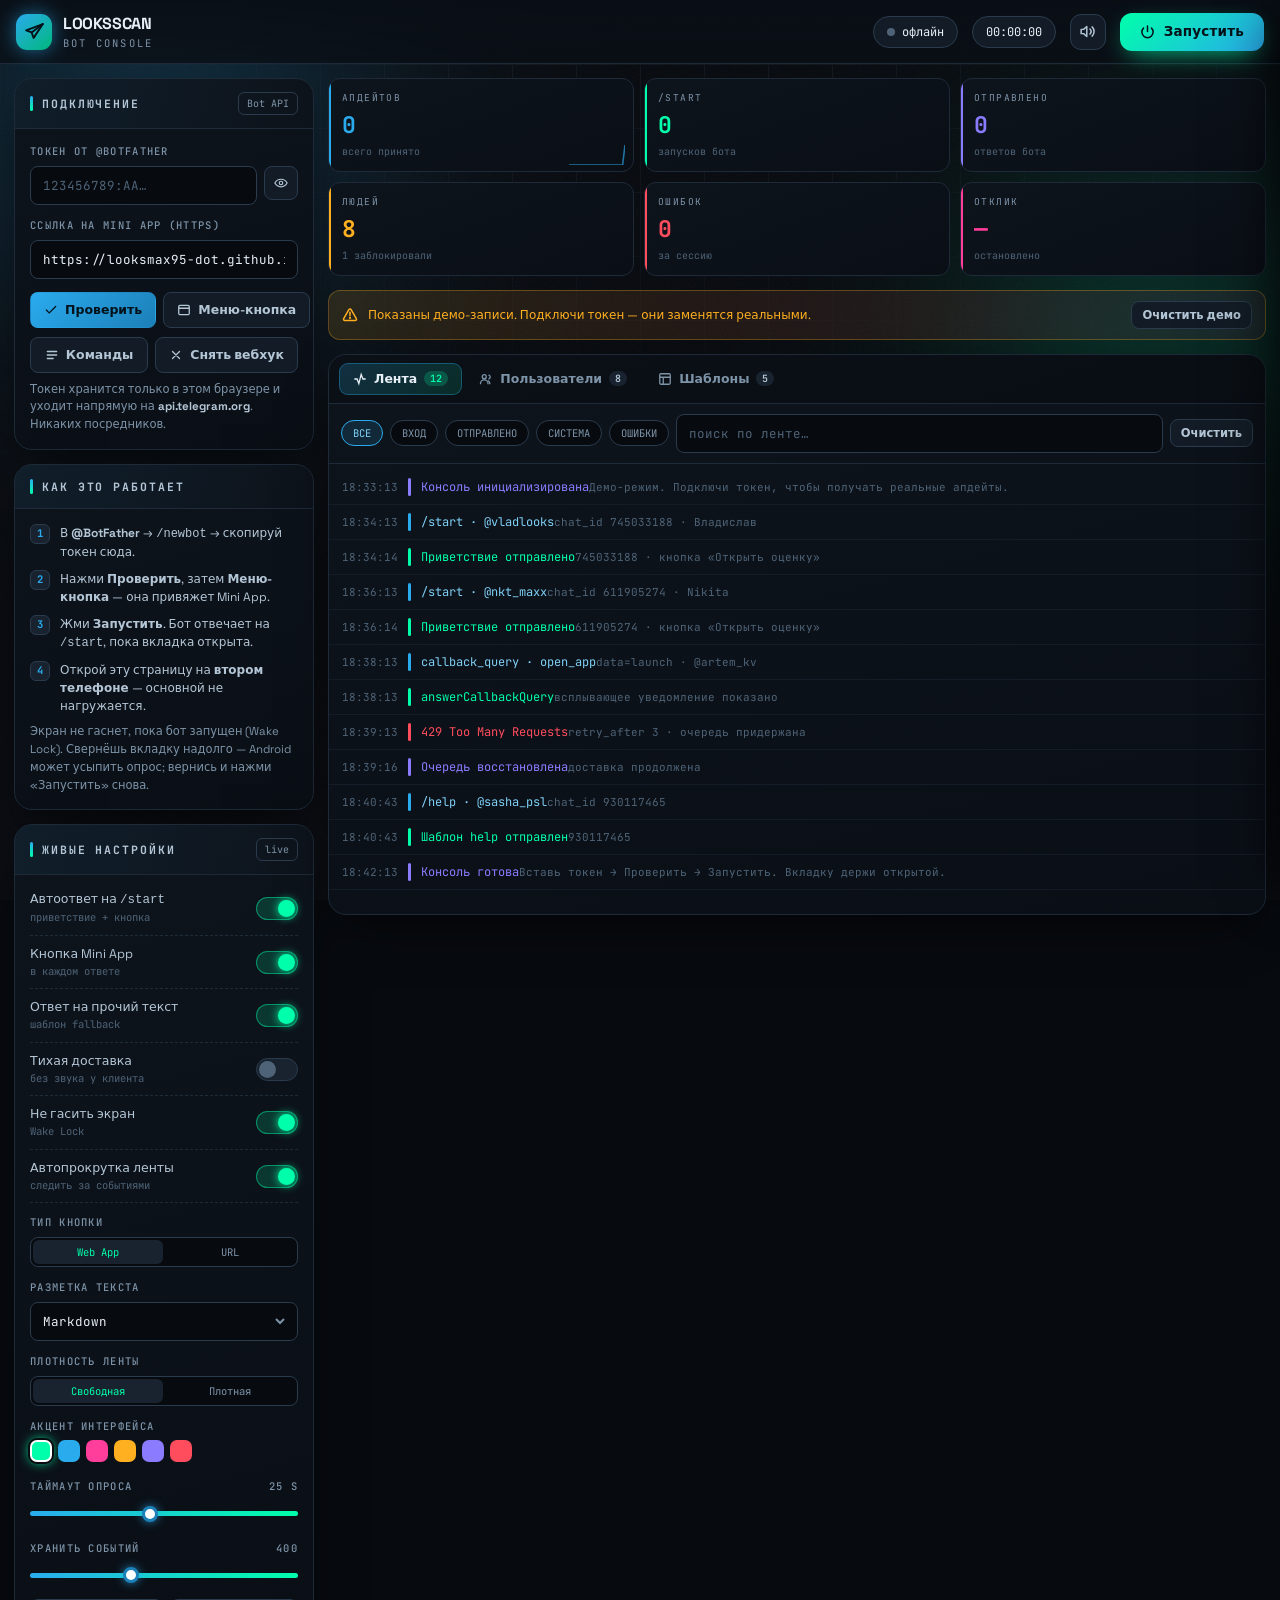
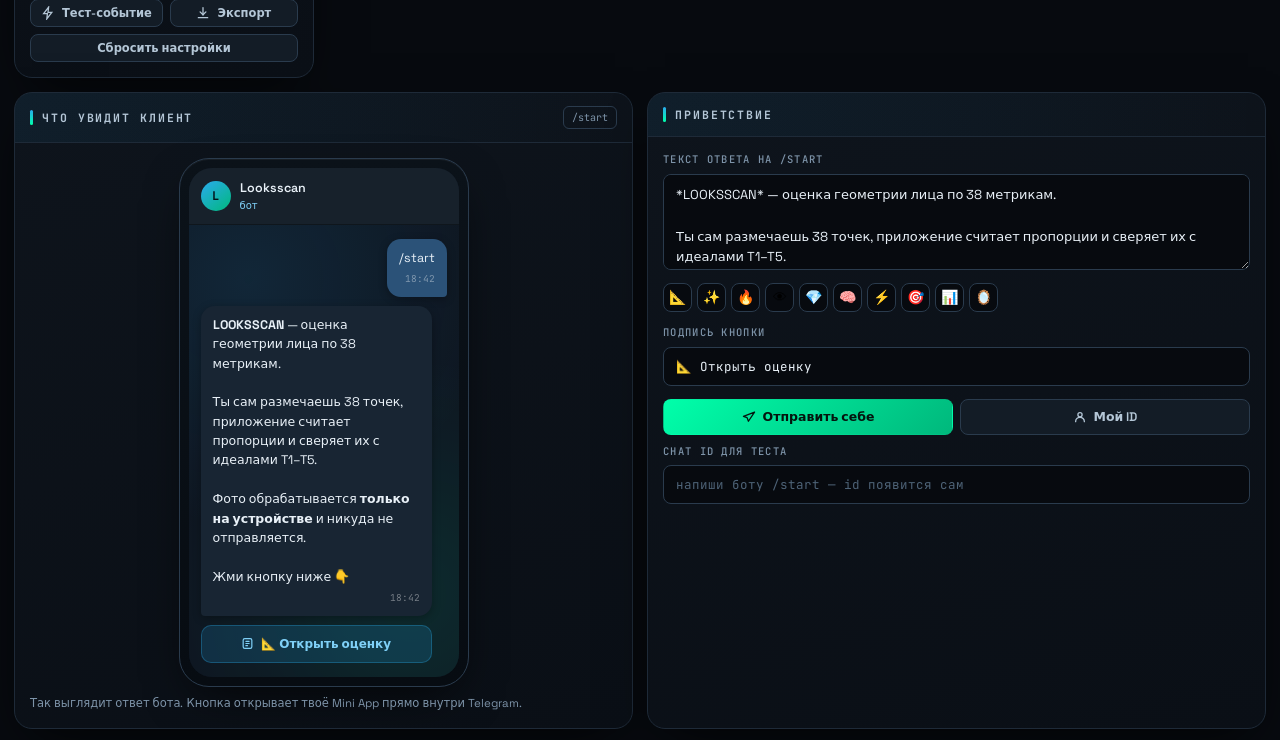
<file: console.html>
<!DOCTYPE html>
<!-- ============================================================================
     LOOKSSCAN · BOT CONSOLE  →  сохрани как console.html в корень репозитория
     Открой https://<твой-логин>.github.io/Luxface-app/console.html
     Вставь токен от @BotFather → «Проверить» → «Запустить».
     Вкладка держит бота живым через long polling. Работает на втором телефоне.
     ============================================================================ -->
<html lang="ru">
<head>
<meta charset="UTF-8">
<meta name="viewport" content="width=device-width,initial-scale=1,viewport-fit=cover">
<meta name="theme-color" content="#070A0F">
<title>LOOKSSCAN · Bot Console</title>
<link rel="preconnect" href="https://fonts.googleapis.com">
<link rel="preconnect" href="https://fonts.gstatic.com" crossorigin>
<link href="https://fonts.googleapis.com/css2?family=Space+Grotesk:wght@400;500;600;700&family=JetBrains+Mono:wght@400;500;700&display=swap" rel="stylesheet">
<style>
/* ============================ TOKENS ============================ */
:root{
  --ink:#070A0F; --ink2:#0A0F16;
  --surface:#0E141C; --surface2:#131C26; --surface3:#18232F;
  --line:#1E2A38; --line2:#2A3B4D;
  --tg:#2AABEE; --tg-deep:#1C7FB8; --tg-soft:#7FD0F7;
  --mint:#00FFAA; --mint-deep:#00B87C;
  --amber:#FFB020; --magenta:#FF3D9A; --danger:#FF4D5E; --violet:#8B7BFF;
  --text:#E8F0F7; --text2:#B4C6D6; --muted:#7D93A8; --faint:#4E6377;
  --accent:var(--mint);
  --r-s:8px; --r-m:12px; --r-l:18px; --r-xl:26px;
  --shadow:0 18px 50px -18px rgba(0,0,0,.85);
  --mono:'JetBrains Mono',ui-monospace,SFMono-Regular,Menlo,monospace;
  --disp:'Space Grotesk',system-ui,-apple-system,'Segoe UI',sans-serif;
  --top:64px;
}
*{box-sizing:border-box;margin:0;padding:0}
html,body{height:100%}
body{
  background:var(--ink); color:var(--text); font-family:var(--disp);
  font-size:14px; line-height:1.5; -webkit-font-smoothing:antialiased;
  overflow-x:hidden; padding-top:var(--top);
}
/* ============================ BACKDROP ============================ */
.bg{position:fixed;inset:0;z-index:0;pointer-events:none;overflow:hidden}
.bg .aur{position:absolute;border-radius:50%;filter:blur(90px);opacity:.30;mix-blend-mode:screen}
.a1{width:52vw;height:52vw;left:-14vw;top:-16vw;background:radial-gradient(circle,var(--tg),transparent 66%);animation:drift1 26s ease-in-out infinite}
.a2{width:44vw;height:44vw;right:-12vw;top:6vh;background:radial-gradient(circle,var(--mint-deep),transparent 66%);animation:drift2 32s ease-in-out infinite}
.a3{width:40vw;height:40vw;left:32vw;bottom:-20vw;background:radial-gradient(circle,var(--magenta),transparent 68%);opacity:.18;animation:drift3 38s ease-in-out infinite}
@keyframes drift1{0%,100%{transform:translate(0,0)}50%{transform:translate(7vw,6vh)}}
@keyframes drift2{0%,100%{transform:translate(0,0)}50%{transform:translate(-6vw,9vh)}}
@keyframes drift3{0%,100%{transform:translate(0,0)}50%{transform:translate(5vw,-7vh)}}
.bg .grid{position:absolute;inset:0;opacity:.35;
  background-image:linear-gradient(var(--line) 1px,transparent 1px),linear-gradient(90deg,var(--line) 1px,transparent 1px);
  background-size:64px 64px;
  mask-image:radial-gradient(ellipse 90% 60% at 50% 0%,#000 20%,transparent 78%)}
.bg .grain{position:absolute;inset:-200%;opacity:.045;
  background-image:url("data:image/svg+xml,%3Csvg xmlns='http://www.w3.org/2000/svg' width='140' height='140'%3E%3Cfilter id='n'%3E%3CfeTurbulence type='fractalNoise' baseFrequency='.85' numOctaves='3'/%3E%3C/filter%3E%3Crect width='140' height='140' filter='url(%23n)'/%3E%3C/svg%3E");
  animation:grain 7s steps(6) infinite}
@keyframes grain{0%{transform:translate(0,0)}20%{transform:translate(-3%,2%)}40%{transform:translate(2%,-3%)}60%{transform:translate(-2%,-2%)}80%{transform:translate(3%,1%)}100%{transform:translate(0,0)}}

/* ============================ SCROLLBARS ============================ */
.scroll{overflow-y:auto;scrollbar-width:thin;scrollbar-color:var(--line2) transparent}
.scroll::-webkit-scrollbar{width:9px;height:9px}
.scroll::-webkit-scrollbar-track{background:rgba(255,255,255,.025);border-radius:99px}
.scroll::-webkit-scrollbar-thumb{background:linear-gradient(180deg,var(--tg-deep),var(--mint-deep));border-radius:99px;border:2px solid var(--ink)}
.scroll::-webkit-scrollbar-thumb:hover{background:linear-gradient(180deg,var(--tg),var(--mint))}

/* ============================ TOPBAR ============================ */
.top{position:fixed;top:0;left:0;right:0;height:var(--top);z-index:60;
  display:flex;align-items:center;gap:14px;padding:0 16px;
  background:linear-gradient(180deg,rgba(10,15,22,.96),rgba(10,15,22,.82));
  backdrop-filter:blur(18px);border-bottom:1px solid var(--line)}
.brand{display:flex;align-items:center;gap:11px;min-width:0}
.mark{width:36px;height:36px;border-radius:11px;flex:none;display:grid;place-items:center;
  background:linear-gradient(140deg,var(--tg),var(--mint-deep));box-shadow:0 0 22px -4px var(--tg)}
.mark svg{width:21px;height:21px}
.bname{font-weight:700;letter-spacing:-.4px;font-size:16px;white-space:nowrap}
.bsub{font-size:10.5px;color:var(--muted);letter-spacing:2.2px;text-transform:uppercase;font-family:var(--mono)}
.top .spacer{flex:1}
.pill{display:inline-flex;align-items:center;gap:7px;height:32px;padding:0 13px;border-radius:99px;
  border:1px solid var(--line2);background:var(--surface2);font-size:12px;font-family:var(--mono);white-space:nowrap}
.dot{width:8px;height:8px;border-radius:50%;background:var(--faint);flex:none}
.pill.on{border-color:rgba(0,255,170,.4);background:rgba(0,255,170,.09);color:var(--mint)}
.pill.on .dot{background:var(--mint);box-shadow:0 0 0 0 rgba(0,255,170,.6);animation:beat 1.8s infinite}
.pill.err{border-color:rgba(255,77,94,.45);background:rgba(255,77,94,.1);color:var(--danger)}
.pill.err .dot{background:var(--danger)}
.pill.wait{border-color:rgba(255,176,32,.4);background:rgba(255,176,32,.1);color:var(--amber)}
.pill.wait .dot{background:var(--amber);animation:beat 1s infinite}
@keyframes beat{70%{box-shadow:0 0 0 8px rgba(0,255,170,0)}100%{box-shadow:0 0 0 0 rgba(0,255,170,0)}}
.iconbtn{width:36px;height:36px;flex:none;border-radius:11px;border:1px solid var(--line2);
  background:var(--surface2);color:var(--text2);display:grid;place-items:center;cursor:pointer;transition:.16s}
.iconbtn:hover{border-color:var(--tg);color:var(--tg);transform:translateY(-1px)}
.iconbtn svg{width:17px;height:17px}
.iconbtn.off{color:var(--faint)}
.power{height:38px;padding:0 20px;border-radius:12px;border:none;cursor:pointer;font-family:var(--disp);
  font-weight:700;font-size:13.5px;letter-spacing:.2px;display:inline-flex;align-items:center;gap:9px;transition:.18s;
  background:linear-gradient(135deg,var(--mint),var(--tg));color:#04121A;box-shadow:0 8px 26px -10px var(--mint)}
.power:hover{transform:translateY(-2px);box-shadow:0 14px 34px -12px var(--mint)}
.power.stop{background:linear-gradient(135deg,var(--danger),var(--magenta));color:#fff;box-shadow:0 8px 26px -10px var(--danger)}
.power:disabled{opacity:.42;cursor:not-allowed;transform:none;box-shadow:none}
.power svg{width:15px;height:15px}

/* ============================ LAYOUT ============================ */
.wrap{position:relative;z-index:1;display:grid;grid-template-columns:322px minmax(0,1fr) 340px;
  gap:14px;padding:14px;align-items:start;max-width:1760px;margin:0 auto}
.col{display:flex;flex-direction:column;gap:14px;min-width:0}
.card{background:linear-gradient(165deg,var(--surface),var(--ink2));border:1px solid var(--line);
  border-radius:var(--r-l);box-shadow:var(--shadow);overflow:hidden;animation:rise .5s cubic-bezier(.2,.8,.25,1) backwards}
@keyframes rise{from{opacity:0;transform:translateY(16px)}}
.card:nth-child(1){animation-delay:.04s}.card:nth-child(2){animation-delay:.1s}.card:nth-child(3){animation-delay:.16s}
.chead{display:flex;align-items:center;gap:9px;padding:13px 15px;border-bottom:1px solid var(--line);
  background:linear-gradient(90deg,rgba(42,171,238,.07),transparent)}
.chead h2{font-size:11.5px;letter-spacing:1.9px;text-transform:uppercase;color:var(--text2);font-family:var(--mono);font-weight:700}
.chead .bar{width:3px;height:15px;border-radius:2px;background:linear-gradient(180deg,var(--tg),var(--mint))}
.chead .spacer{flex:1}
.cbody{padding:15px}
.tag{font-size:10px;font-family:var(--mono);padding:3px 8px;border-radius:6px;border:1px solid var(--line2);color:var(--muted)}

/* ============================ FORM ============================ */
.field{margin-bottom:13px}
.field:last-child{margin-bottom:0}
label.lb{display:block;font-size:10.5px;letter-spacing:1.3px;text-transform:uppercase;color:var(--muted);
  font-family:var(--mono);margin-bottom:6px;font-weight:500}
.inp,select.inp,textarea.inp{width:100%;background:var(--ink);border:1px solid var(--line2);color:var(--text);
  border-radius:var(--r-s);padding:10px 12px;font-family:var(--mono);font-size:12.5px;transition:.16s;outline:none}
.inp:focus{border-color:var(--tg);box-shadow:0 0 0 3px rgba(42,171,238,.14)}
.inp::placeholder{color:var(--faint)}
textarea.inp{resize:vertical;min-height:96px;line-height:1.6;font-family:var(--disp);font-size:13px}
select.inp{appearance:none;cursor:pointer;
  background-image:url("data:image/svg+xml,%3Csvg xmlns='http://www.w3.org/2000/svg' width='12' height='12' fill='none' stroke='%237D93A8' stroke-width='2'%3E%3Cpath d='M2 4l4 4 4-4'/%3E%3C/svg%3E");
  background-repeat:no-repeat;background-position:right 11px center;padding-right:30px}
.inpgrp{display:flex;gap:7px}
.inpgrp .inp{flex:1;min-width:0}
.btn{border:1px solid var(--line2);background:var(--surface2);color:var(--text2);border-radius:var(--r-s);
  padding:9px 13px;font-family:var(--disp);font-size:12.5px;font-weight:600;cursor:pointer;transition:.16s;
  display:inline-flex;align-items:center;justify-content:center;gap:7px;white-space:nowrap}
.btn:hover{border-color:var(--tg);color:var(--tg);background:rgba(42,171,238,.08)}
.btn:active{transform:scale(.97)}
.btn svg{width:14px;height:14px;flex:none}
.btn.pri{background:linear-gradient(135deg,var(--tg),var(--tg-deep));border-color:transparent;color:#03121B}
.btn.pri:hover{color:#03121B;filter:brightness(1.12)}
.btn.acc{background:linear-gradient(135deg,var(--mint),var(--mint-deep));border-color:transparent;color:#04140E}
.btn.acc:hover{color:#04140E;filter:brightness(1.1)}
.btn.dgr:hover{border-color:var(--danger);color:var(--danger);background:rgba(255,77,94,.09)}
.btn.sm{padding:6px 10px;font-size:11.5px}
.btn.sq{width:34px;height:34px;padding:0}
.btn:disabled{opacity:.4;cursor:not-allowed}
.grid2{display:grid;grid-template-columns:1fr 1fr;gap:7px}
.hint{font-size:11.5px;color:var(--muted);line-height:1.55;margin-top:8px}
.hint b{color:var(--text2)}
.hint a{color:var(--tg);text-decoration:none;border-bottom:1px dotted var(--tg-deep)}

/* steps */
.steps{display:flex;flex-direction:column;gap:9px}
.step{display:flex;gap:10px;align-items:flex-start;font-size:12px;color:var(--text2);line-height:1.5}
.step i{width:20px;height:20px;flex:none;border-radius:6px;display:grid;place-items:center;font-style:normal;
  font-family:var(--mono);font-size:10.5px;font-weight:700;background:var(--surface3);color:var(--tg);border:1px solid var(--line2)}
.step.done i{background:rgba(0,255,170,.14);color:var(--mint);border-color:rgba(0,255,170,.35)}

/* ============================ CONTROL RAIL ============================ */
.ctl{display:flex;align-items:center;gap:10px;padding:9px 0;border-bottom:1px dashed rgba(42,59,77,.6)}
.ctl:last-child{border-bottom:none}
.ctl .nm{flex:1;min-width:0;font-size:12.5px;color:var(--text2)}
.ctl .nm small{display:block;font-size:10.5px;color:var(--faint);font-family:var(--mono)}
.ctl .val{font-family:var(--mono);font-size:11.5px;color:var(--accent);min-width:44px;text-align:right}
.sw{width:42px;height:23px;border-radius:99px;background:var(--surface3);border:1px solid var(--line2);
  position:relative;cursor:pointer;flex:none;transition:.2s}
.sw::after{content:'';position:absolute;top:2px;left:2px;width:17px;height:17px;border-radius:50%;
  background:var(--faint);transition:.2s cubic-bezier(.3,1.4,.5,1)}
.sw.on{background:rgba(0,255,170,.16);border-color:rgba(0,255,170,.45)}
.sw.on::after{left:21px;background:var(--mint);box-shadow:0 0 10px var(--mint)}
input[type=range]{-webkit-appearance:none;appearance:none;width:100%;height:5px;border-radius:99px;outline:none;
  background:linear-gradient(90deg,var(--tg),var(--mint));cursor:pointer}
input[type=range]::-webkit-slider-thumb{-webkit-appearance:none;width:16px;height:16px;border-radius:50%;
  background:#fff;border:3px solid var(--tg-deep);box-shadow:0 0 10px rgba(42,171,238,.7);cursor:pointer}
input[type=range]::-moz-range-thumb{width:16px;height:16px;border-radius:50%;background:#fff;
  border:3px solid var(--tg-deep);box-shadow:0 0 10px rgba(42,171,238,.7);cursor:pointer;border-color:var(--tg-deep)}
.rng{padding:4px 0 2px}
.swatches{display:flex;gap:6px}
.swatch{width:22px;height:22px;border-radius:7px;cursor:pointer;border:2px solid transparent;transition:.15s}
.swatch:hover{transform:scale(1.14)}
.swatch.sel{border-color:#fff;box-shadow:0 0 0 2px var(--ink),0 0 12px currentColor}
.seg{display:flex;background:var(--ink);border:1px solid var(--line2);border-radius:8px;padding:2px;gap:2px}
.seg button{flex:1;border:none;background:transparent;color:var(--muted);font-family:var(--mono);font-size:10.5px;
  padding:5px 6px;border-radius:6px;cursor:pointer;transition:.15s;white-space:nowrap}
.seg button.on{background:var(--surface3);color:var(--accent)}

/* ============================ STATS ============================ */
.stats{display:grid;grid-template-columns:repeat(6,1fr);gap:10px}
.stat{background:linear-gradient(160deg,var(--surface),var(--ink2));border:1px solid var(--line);
  border-radius:var(--r-m);padding:12px 13px;position:relative;overflow:hidden;animation:rise .5s backwards}
.stat::before{content:'';position:absolute;left:0;top:0;bottom:0;width:2px;background:var(--sc,var(--tg))}
.stat .k{font-size:9.5px;letter-spacing:1.4px;text-transform:uppercase;color:var(--muted);font-family:var(--mono)}
.stat .v{font-size:23px;font-weight:700;letter-spacing:-.8px;margin-top:3px;font-family:var(--mono);color:var(--sc,var(--text))}
.stat .d{font-size:10px;color:var(--faint);font-family:var(--mono);margin-top:1px}
.spark{position:absolute;right:8px;bottom:6px;width:56px;height:20px;opacity:.65}

/* ============================ TABS ============================ */
.tabs{display:flex;gap:3px;padding:8px 10px;border-bottom:1px solid var(--line);background:rgba(0,0,0,.22);overflow-x:auto}
.tabs::-webkit-scrollbar{height:0}
.tab{border:none;background:transparent;color:var(--muted);font-family:var(--disp);font-weight:600;font-size:12.5px;
  padding:8px 14px;border-radius:9px;cursor:pointer;transition:.16s;display:inline-flex;align-items:center;gap:7px;white-space:nowrap}
.tab:hover{color:var(--text2);background:var(--surface2)}
.tab.on{background:linear-gradient(135deg,rgba(42,171,238,.2),rgba(0,255,170,.12));color:var(--text);
  box-shadow:inset 0 0 0 1px rgba(42,171,238,.35)}
.tab .cnt{font-family:var(--mono);font-size:10px;padding:1px 6px;border-radius:99px;background:var(--surface3);color:var(--text2)}
.tab.on .cnt{background:rgba(0,255,170,.2);color:var(--mint)}
.pane{display:none}.pane.on{display:block}

/* ============================ LOG ============================ */
.logbar{display:flex;gap:7px;padding:10px 12px;border-bottom:1px solid var(--line);flex-wrap:wrap;align-items:center}
.chip{border:1px solid var(--line2);background:var(--ink);color:var(--muted);border-radius:99px;padding:5px 11px;
  font-family:var(--mono);font-size:10.5px;cursor:pointer;transition:.15s;white-space:nowrap}
.chip:hover{color:var(--text2);border-color:var(--faint)}
.chip.on{background:rgba(42,171,238,.14);border-color:var(--tg);color:var(--tg-soft)}
.chip.on[data-k=out]{background:rgba(0,255,170,.13);border-color:var(--mint-deep);color:var(--mint)}
.chip.on[data-k=err]{background:rgba(255,77,94,.13);border-color:var(--danger);color:var(--danger)}
.chip.on[data-k=sys]{background:rgba(139,123,255,.14);border-color:var(--violet);color:var(--violet)}
.log{height:min(50vh,460px);padding:6px 0;font-family:var(--mono);font-size:12px}
.log.compact .row{padding:4px 13px}
.row{display:flex;gap:10px;padding:8px 13px;border-bottom:1px solid rgba(30,42,56,.45);animation:slidein .3s backwards}
@keyframes slidein{from{opacity:0;transform:translateX(-8px)}}
.row:hover{background:rgba(42,171,238,.045)}
.row .t{color:var(--faint);flex:none;font-size:11px;padding-top:1px}
.row .b{width:3px;border-radius:2px;flex:none;background:var(--faint)}
.row.in .b{background:var(--tg)}.row.out .b{background:var(--mint)}
.row.err .b{background:var(--danger)}.row.sys .b{background:var(--violet)}
.row .c{flex:1;min-width:0}
.row .h{color:var(--text2);word-break:break-word}
.row.in .h{color:var(--tg-soft)}.row.out .h{color:var(--mint)}
.row.err .h{color:var(--danger)}.row.sys .h{color:var(--violet)}
.row .s{color:var(--faint);font-size:11px;margin-top:2px;word-break:break-word;white-space:pre-wrap}
.empty{padding:44px 20px;text-align:center;color:var(--faint);font-size:12.5px}
.empty svg{width:34px;height:34px;opacity:.35;margin-bottom:10px}

/* ============================ TABLE ============================ */
.toolbar{display:flex;gap:7px;padding:10px 12px;border-bottom:1px solid var(--line);flex-wrap:wrap;align-items:center}
.toolbar .inp{width:auto;flex:1;min-width:130px}
.toolbar select.inp{flex:none;min-width:118px}
.bulk{display:flex;gap:7px;align-items:center;padding:9px 12px;background:rgba(42,171,238,.09);
  border-bottom:1px solid rgba(42,171,238,.28);font-size:12px;color:var(--tg-soft);flex-wrap:wrap}
.tbl{width:100%;border-collapse:collapse;font-size:12.5px}
.tbl th{text-align:left;padding:9px 12px;font-family:var(--mono);font-size:9.5px;letter-spacing:1.3px;
  text-transform:uppercase;color:var(--muted);border-bottom:1px solid var(--line);background:rgba(0,0,0,.25);
  position:sticky;top:0;z-index:2;white-space:nowrap}
.tbl td{padding:10px 12px;border-bottom:1px solid rgba(30,42,56,.5);vertical-align:middle}
.tbl tbody tr{cursor:pointer;transition:.13s}
.tbl tbody tr:hover{background:rgba(42,171,238,.06)}
.tbl tbody tr.sel{background:rgba(0,255,170,.07)}
.who{display:flex;align-items:center;gap:9px;min-width:0}
.av{width:31px;height:31px;border-radius:10px;flex:none;display:grid;place-items:center;font-weight:700;
  font-size:12px;color:#04121A;font-family:var(--mono)}
.who .n{font-weight:600;white-space:nowrap;overflow:hidden;text-overflow:ellipsis}
.who .u{font-size:10.5px;color:var(--muted);font-family:var(--mono)}
.badge{font-size:9.5px;font-family:var(--mono);padding:3px 7px;border-radius:5px;letter-spacing:.6px;text-transform:uppercase;white-space:nowrap}
.badge.new{background:rgba(42,171,238,.16);color:var(--tg-soft)}
.badge.active{background:rgba(0,255,170,.14);color:var(--mint)}
.badge.blocked{background:rgba(255,77,94,.15);color:var(--danger)}
.badge.vip{background:rgba(255,176,32,.16);color:var(--amber)}
.num{font-family:var(--mono);color:var(--text2)}
input[type=checkbox]{width:16px;height:16px;accent-color:var(--mint);cursor:pointer}
.tblwrap{max-height:min(50vh,460px)}

/* ============================ TEMPLATES ============================ */
.tpls{padding:11px;display:flex;flex-direction:column;gap:9px;max-height:min(56vh,520px)}
.tpl{border:1px solid var(--line2);border-radius:var(--r-m);background:var(--surface2);overflow:hidden;transition:.16s}
.tpl.drag{opacity:.45;border-color:var(--tg);border-style:dashed}
.tpl.over{border-color:var(--mint);box-shadow:0 0 0 2px rgba(0,255,170,.2)}
.tpl.off{opacity:.55}
.tplhead{display:flex;align-items:center;gap:9px;padding:10px 12px;background:rgba(0,0,0,.2)}
.grip{cursor:grab;color:var(--faint);touch-action:none;padding:2px;flex:none;display:grid;place-items:center}
.grip:active{cursor:grabbing;color:var(--tg)}
.grip svg{width:14px;height:14px}
.tplkey{font-family:var(--mono);font-size:11px;color:var(--tg-soft);background:rgba(42,171,238,.12);
  padding:3px 8px;border-radius:6px;white-space:nowrap}
.tpltitle{flex:1;font-weight:600;font-size:12.5px;min-width:0;overflow:hidden;text-overflow:ellipsis;white-space:nowrap}
.tplbody{padding:11px 12px;display:none}
.tpl.open .tplbody{display:block}
.tplbody textarea.inp{min-height:110px}

/* ============================ PHONE PREVIEW ============================ */
.phone{margin:0 auto;width:100%;max-width:290px;border-radius:30px;border:1px solid var(--line2);
  background:linear-gradient(180deg,#0B1219,#070C12);padding:9px;box-shadow:var(--shadow),inset 0 1px 0 rgba(255,255,255,.05)}
.pscreen{border-radius:23px;overflow:hidden;background:#0E1621;min-height:330px;display:flex;flex-direction:column}
.phead{display:flex;align-items:center;gap:9px;padding:11px 12px;background:#17212B;border-bottom:1px solid rgba(0,0,0,.35)}
.phead .av{width:30px;height:30px;border-radius:50%;background:linear-gradient(140deg,var(--tg),var(--mint-deep))}
.phead .pn{font-size:12.5px;font-weight:600}
.phead .ps{font-size:10px;color:var(--tg-soft)}
.pbody{flex:1;padding:14px 12px;display:flex;flex-direction:column;gap:9px;
  background:radial-gradient(circle at 22% 12%,rgba(42,171,238,.11),transparent 55%),
             radial-gradient(circle at 82% 82%,rgba(0,255,170,.09),transparent 55%),#0E1621}
.bub{max-width:94%;align-self:flex-start;background:#182533;border-radius:14px 14px 14px 4px;padding:10px 12px;
  font-size:12.5px;line-height:1.55;color:#E8F0F7;box-shadow:0 2px 8px rgba(0,0,0,.3);word-break:break-word}
.bub.me{align-self:flex-end;background:#2B5278;border-radius:14px 14px 4px 14px}
.bub code{font-family:var(--mono);font-size:11.5px;background:rgba(0,0,0,.32);padding:1px 5px;border-radius:4px}
.bub b{font-weight:700}.bub i{font-style:italic}
.bub .tm{display:block;text-align:right;font-size:9.5px;color:rgba(255,255,255,.4);margin-top:4px;font-family:var(--mono)}
.kb{display:flex;flex-direction:column;gap:5px;max-width:94%;align-self:flex-start;width:100%}
.kbtn{background:rgba(42,171,238,.16);border:1px solid rgba(42,171,238,.3);color:var(--tg-soft);border-radius:10px;
  padding:9px;font-size:12px;font-weight:600;text-align:center;cursor:pointer;transition:.15s;
  display:flex;align-items:center;justify-content:center;gap:7px}
.kbtn:hover{background:rgba(42,171,238,.28);transform:translateY(-1px)}
.kbtn svg{width:13px;height:13px}
.emojis{display:flex;gap:5px;flex-wrap:wrap;margin-top:7px}
.emojis button{width:29px;height:29px;border-radius:8px;border:1px solid var(--line2);background:var(--ink);
  cursor:pointer;font-size:14px;line-height:1;transition:.14s}
.emojis button:hover{border-color:var(--tg);transform:translateY(-2px)}

/* ============================ DRAWER / TOAST ============================ */
.scrim{position:fixed;inset:0;background:rgba(4,7,11,.72);backdrop-filter:blur(5px);z-index:80;opacity:0;
  pointer-events:none;transition:.25s}
.scrim.on{opacity:1;pointer-events:auto}
.drawer{position:fixed;top:0;right:0;bottom:0;width:min(420px,100%);z-index:90;background:var(--surface);
  border-left:1px solid var(--line2);transform:translateX(102%);transition:.32s cubic-bezier(.2,.85,.3,1);
  display:flex;flex-direction:column;box-shadow:-24px 0 60px -20px #000}
.drawer.on{transform:none}
.dhead{display:flex;align-items:center;gap:11px;padding:16px;border-bottom:1px solid var(--line);
  background:linear-gradient(90deg,rgba(42,171,238,.1),transparent)}
.dbody{flex:1;padding:16px}
.kv{display:flex;justify-content:space-between;gap:12px;padding:9px 0;border-bottom:1px dashed rgba(42,59,77,.6);font-size:12.5px}
.kv span:first-child{color:var(--muted);font-family:var(--mono);font-size:11px}
.kv span:last-child{font-family:var(--mono);color:var(--text2);text-align:right;word-break:break-all}
.toasts{position:fixed;left:50%;transform:translateX(-50%);bottom:18px;z-index:120;display:flex;
  flex-direction:column;gap:8px;align-items:center;width:min(460px,calc(100% - 24px));pointer-events:none}
.toast{pointer-events:auto;width:100%;display:flex;align-items:center;gap:11px;padding:12px 14px;border-radius:13px;
  background:var(--surface2);border:1px solid var(--line2);box-shadow:var(--shadow);font-size:12.5px;
  animation:pop .3s cubic-bezier(.2,1.3,.4,1)}
@keyframes pop{from{opacity:0;transform:translateY(18px) scale(.96)}}
.toast.out{animation:fade .25s forwards}
@keyframes fade{to{opacity:0;transform:translateY(10px) scale(.97)}}
.toast .ic{width:26px;height:26px;border-radius:8px;display:grid;place-items:center;flex:none}
.toast.ok .ic{background:rgba(0,255,170,.16);color:var(--mint)}
.toast.err .ic{background:rgba(255,77,94,.16);color:var(--danger)}
.toast.info .ic{background:rgba(42,171,238,.16);color:var(--tg)}
.toast.warn .ic{background:rgba(255,176,32,.16);color:var(--amber)}
.toast .tx{flex:1;min-width:0}
.toast .ic svg{width:14px;height:14px}
.banner{display:flex;gap:10px;align-items:center;padding:10px 13px;border-radius:var(--r-m);font-size:12px;
  background:linear-gradient(90deg,rgba(255,176,32,.12),rgba(255,61,154,.07));border:1px solid rgba(255,176,32,.3);color:var(--amber)}
.banner svg{width:16px;height:16px;flex:none}
.banner .spacer{flex:1}
:focus-visible{outline:2px solid var(--tg);outline-offset:2px;border-radius:6px}

/* ============================ RESPONSIVE ============================ */
@media(max-width:1400px){
  .wrap{grid-template-columns:300px minmax(0,1fr)}
  .col.right{grid-column:1/-1;flex-direction:row;flex-wrap:wrap}
  .col.right>.card{flex:1;min-width:290px}
  .stats{grid-template-columns:repeat(3,1fr)}
}
@media(max-width:980px){
  :root{--top:60px}
  .wrap{grid-template-columns:1fr;padding:11px;gap:11px}
  .col.right{flex-direction:column}
  .bsub{display:none}
  .stats{grid-template-columns:repeat(3,1fr)}
  .top{gap:9px;padding:0 11px}
  .power{padding:0 14px;font-size:12.5px}
  .power .lbl{display:none}
  .pill .txt{display:none}
  .pill{padding:0 11px}
}
@media(max-width:560px){
  .stats{grid-template-columns:repeat(2,1fr)}
  .stat .v{font-size:19px}
  .grid2{grid-template-columns:1fr}
  .bname{font-size:14px}
  .toolbar select.inp{flex:1;min-width:0}
  .tbl .hide-s{display:none}
  .log{height:44vh}
}
@media(prefers-reduced-motion:reduce){*{animation-duration:.01ms!important;transition-duration:.01ms!important}}
</style>
</head>
<body>
<div class="bg"><div class="aur a1"></div><div class="aur a2"></div><div class="aur a3"></div><div class="grid"></div><div class="grain"></div></div>

<!-- ================= TOPBAR ================= -->
<header class="top">
  <div class="brand">
    <div class="mark"><svg viewBox="0 0 24 24" fill="none" stroke="#04121A" stroke-width="2.2" stroke-linecap="round" stroke-linejoin="round"><path d="M21.5 3.5L2.5 10.8l6.2 2.3 2.3 6.2z"/><path d="M21.5 3.5L8.7 13.1"/></svg></div>
    <div><div class="bname" id="botName">LOOKSSCAN</div><div class="bsub">Bot Console</div></div>
  </div>
  <div class="spacer"></div>
  <div class="pill" id="statusPill"><span class="dot"></span><span class="txt" id="statusTxt">офлайн</span></div>
  <div class="pill" id="upPill" style="font-family:var(--mono)"><span id="uptime">00:00:00</span></div>
  <button class="iconbtn" id="soundBtn" title="Звук уведомлений" aria-label="Звук"></button>
  <button class="power" id="powerBtn"><svg viewBox="0 0 24 24" fill="none" stroke="currentColor" stroke-width="2.4" stroke-linecap="round"><path d="M12 3v9"/><path d="M18.4 6.6a9 9 0 11-12.8 0"/></svg><span class="lbl">Запустить</span></button>
</header>

<div class="wrap">
  <!-- ================= LEFT RAIL ================= -->
  <div class="col left">
    <section class="card">
      <div class="chead"><span class="bar"></span><h2>Подключение</h2><span class="spacer"></span><span class="tag" id="apiTag">Bot API</span></div>
      <div class="cbody">
        <div class="field">
          <label class="lb" for="token">Токен от @BotFather</label>
          <div class="inpgrp">
            <input class="inp" id="token" type="password" placeholder="123456789:AA…" autocomplete="off" spellcheck="false">
            <button class="btn sq" id="eyeBtn" title="Показать/скрыть" aria-label="Показать токен"><svg viewBox="0 0 24 24" fill="none" stroke="currentColor" stroke-width="2"><path d="M1.5 12S5 5.5 12 5.5 22.5 12 22.5 12 19 18.5 12 18.5 1.5 12 1.5 12z"/><circle cx="12" cy="12" r="3"/></svg></button>
          </div>
        </div>
        <div class="field">
          <label class="lb" for="appUrl">Ссылка на Mini App (HTTPS)</label>
          <input class="inp" id="appUrl" type="url" placeholder="https://…github.io/Luxface-app/" spellcheck="false">
        </div>
        <div class="grid2" style="margin-bottom:9px">
          <button class="btn pri" id="checkBtn"><svg viewBox="0 0 24 24" fill="none" stroke="currentColor" stroke-width="2.2" stroke-linecap="round"><path d="M20 6L9 17l-5-5"/></svg>Проверить</button>
          <button class="btn" id="menuBtn"><svg viewBox="0 0 24 24" fill="none" stroke="currentColor" stroke-width="2.2" stroke-linecap="round"><rect x="3" y="4" width="18" height="16" rx="2"/><path d="M3 9h18"/></svg>Меню-кнопка</button>
        </div>
        <div class="grid2">
          <button class="btn" id="cmdBtn"><svg viewBox="0 0 24 24" fill="none" stroke="currentColor" stroke-width="2.2" stroke-linecap="round"><path d="M4 6h16M4 12h16M4 18h10"/></svg>Команды</button>
          <button class="btn dgr" id="hookBtn"><svg viewBox="0 0 24 24" fill="none" stroke="currentColor" stroke-width="2.2" stroke-linecap="round"><path d="M18 6L6 18M6 6l12 12"/></svg>Снять вебхук</button>
        </div>
        <div class="hint" id="connHint">Токен хранится только в этом браузере и уходит напрямую на <b>api.telegram.org</b>. Никаких посредников.</div>
      </div>
    </section>

    <section class="card">
      <div class="chead"><span class="bar"></span><h2>Как это работает</h2></div>
      <div class="cbody">
        <div class="steps" id="steps">
          <div class="step" data-s="1"><i>1</i><div>В <b>@BotFather</b> → <code>/newbot</code> → скопируй токен сюда.</div></div>
          <div class="step" data-s="2"><i>2</i><div>Нажми <b>Проверить</b>, затем <b>Меню-кнопка</b> — она привяжет Mini App.</div></div>
          <div class="step" data-s="3"><i>3</i><div>Жми <b>Запустить</b>. Бот отвечает на <code>/start</code>, пока вкладка открыта.</div></div>
          <div class="step" data-s="4"><i>4</i><div>Открой эту страницу на <b>втором телефоне</b> — основной не нагружается.</div></div>
        </div>
        <div class="hint">Экран не гаснет, пока бот запущен (Wake Lock). Свернёшь вкладку надолго — Android может усыпить опрос; вернись и нажми «Запустить» снова.</div>
      </div>
    </section>

    <section class="card">
      <div class="chead"><span class="bar"></span><h2>Живые настройки</h2><span class="spacer"></span><span class="tag" id="dirtyTag">live</span></div>
      <div class="cbody" style="padding-top:6px">
        <div class="ctl"><div class="nm">Автоответ на <code>/start</code><small>приветствие + кнопка</small></div><div class="sw on" data-sw="autoStart" role="switch" tabindex="0"></div></div>
        <div class="ctl"><div class="nm">Кнопка Mini App<small>в каждом ответе</small></div><div class="sw on" data-sw="attachBtn" role="switch" tabindex="0"></div></div>
        <div class="ctl"><div class="nm">Ответ на прочий текст<small>шаблон fallback</small></div><div class="sw on" data-sw="autoFallback" role="switch" tabindex="0"></div></div>
        <div class="ctl"><div class="nm">Тихая доставка<small>без звука у клиента</small></div><div class="sw" data-sw="silent" role="switch" tabindex="0"></div></div>
        <div class="ctl"><div class="nm">Не гасить экран<small>Wake Lock</small></div><div class="sw on" data-sw="wakeLock" role="switch" tabindex="0"></div></div>
        <div class="ctl"><div class="nm">Автопрокрутка ленты<small>следить за событиями</small></div><div class="sw on" data-sw="autoScroll" role="switch" tabindex="0"></div></div>

        <div class="field" style="margin-top:12px">
          <label class="lb">Тип кнопки</label>
          <div class="seg" id="btnKind"><button data-v="web_app" class="on">Web App</button><button data-v="url">URL</button></div>
        </div>
        <div class="field">
          <label class="lb">Разметка текста</label>
          <select class="inp" id="parseMode"><option value="Markdown">Markdown</option><option value="HTML">HTML</option><option value="">Без разметки</option></select>
        </div>
        <div class="field">
          <label class="lb">Плотность ленты</label>
          <div class="seg" id="density"><button data-v="cozy" class="on">Свободная</button><button data-v="compact">Плотная</button></div>
        </div>
        <div class="field">
          <label class="lb">Акцент интерфейса</label>
          <div class="swatches" id="accents"></div>
        </div>
        <div class="field rng">
          <label class="lb">Таймаут опроса <span class="val" id="toVal" style="float:right">25 s</span></label>
          <input type="range" id="pollTimeout" min="5" max="50" step="5" value="25">
        </div>
        <div class="field rng">
          <label class="lb">Хранить событий <span class="val" id="capVal" style="float:right">400</span></label>
          <input type="range" id="logCap" min="50" max="1000" step="50" value="400">
        </div>
        <div class="grid2" style="margin-top:12px">
          <button class="btn sm" id="simBtn"><svg viewBox="0 0 24 24" fill="none" stroke="currentColor" stroke-width="2.2" stroke-linecap="round"><path d="M13 2L4.5 13H11l-1 9 8.5-11H12z"/></svg>Тест-событие</button>
          <button class="btn sm" id="expBtn"><svg viewBox="0 0 24 24" fill="none" stroke="currentColor" stroke-width="2.2" stroke-linecap="round"><path d="M12 3v12"/><path d="M7 10l5 5 5-5"/><path d="M4 20h16"/></svg>Экспорт</button>
        </div>
        <button class="btn sm dgr" id="resetBtn" style="width:100%;margin-top:7px">Сбросить настройки</button>
      </div>
    </section>
  </div>

  <!-- ================= CENTER ================= -->
  <div class="col center">
    <div class="stats" id="stats"></div>
    <div class="banner" id="demoBanner">
      <svg viewBox="0 0 24 24" fill="none" stroke="currentColor" stroke-width="2.2" stroke-linecap="round"><path d="M12 8v5"/><circle cx="12" cy="16.5" r=".6" fill="currentColor"/><path d="M10.3 3.9L2.5 17.4A2 2 0 004.2 20.4h15.6a2 2 0 001.7-3L13.7 3.9a2 2 0 00-3.4 0z"/></svg>
      <div>Показаны демо-записи. Подключи токен — они заменятся реальными.</div><span class="spacer"></span>
      <button class="btn sm" id="clearDemo">Очистить демо</button>
    </div>

    <section class="card">
      <div class="tabs" role="tablist">
        <button class="tab on" data-p="feed" role="tab"><svg width="14" height="14" viewBox="0 0 24 24" fill="none" stroke="currentColor" stroke-width="2.2" stroke-linecap="round"><path d="M3 12h4l3 8 4-16 3 8h4"/></svg>Лента<span class="cnt" id="cFeed">0</span></button>
        <button class="tab" data-p="users" role="tab"><svg width="14" height="14" viewBox="0 0 24 24" fill="none" stroke="currentColor" stroke-width="2.2" stroke-linecap="round"><circle cx="9" cy="8" r="3.4"/><path d="M2.5 20a6.5 6.5 0 0113 0"/><path d="M17 5.5a3.4 3.4 0 010 6.4M18.5 20a6.4 6.4 0 00-2-4.6"/></svg>Пользователи<span class="cnt" id="cUsers">0</span></button>
        <button class="tab" data-p="tpl" role="tab"><svg width="14" height="14" viewBox="0 0 24 24" fill="none" stroke="currentColor" stroke-width="2.2" stroke-linecap="round"><rect x="3" y="3" width="18" height="18" rx="2"/><path d="M3 9h18M9 21V9"/></svg>Шаблоны<span class="cnt" id="cTpl">0</span></button>
      </div>

      <!-- FEED -->
      <div class="pane on" id="pane-feed">
        <div class="logbar">
          <button class="chip on" data-k="all">ВСЕ</button>
          <button class="chip" data-k="in">ВХОД</button>
          <button class="chip" data-k="out">ОТПРАВЛЕНО</button>
          <button class="chip" data-k="sys">СИСТЕМА</button>
          <button class="chip" data-k="err">ОШИБКИ</button>
          <input class="inp" id="logSearch" placeholder="поиск по ленте…" style="flex:1;min-width:120px;width:auto">
          <button class="btn sm dgr" id="clearLog">Очистить</button>
        </div>
        <div class="log scroll" id="log"></div>
      </div>

      <!-- USERS -->
      <div class="pane" id="pane-users">
        <div class="toolbar">
          <input class="inp" id="uSearch" placeholder="имя, @username или id…">
          <select class="inp" id="uFilter"><option value="all">Все</option><option value="new">Новые</option><option value="active">Активные</option><option value="vip">VIP</option><option value="blocked">Заблокировали</option></select>
          <select class="inp" id="uSort"><option value="recent">Сначала недавние</option><option value="starts">Больше /start</option><option value="name">По имени</option><option value="old">Сначала старые</option></select>
          <button class="btn sm" id="saveView"><svg viewBox="0 0 24 24" fill="none" stroke="currentColor" stroke-width="2.2" stroke-linecap="round"><path d="M19 21l-7-4-7 4V5a2 2 0 012-2h10a2 2 0 012 2z"/></svg>Сохранить вид</button>
        </div>
        <div class="toolbar" id="viewsBar" style="padding-top:0;border-bottom:1px solid var(--line)"></div>
        <div class="bulk" id="bulkBar" style="display:none">
          <span id="bulkCount">0 выбрано</span><span class="spacer" style="flex:1"></span>
          <button class="btn sm" id="bulkVip">Пометить VIP</button>
          <button class="btn sm" id="bulkBroadcast">Разослать</button>
          <button class="btn sm dgr" id="bulkDel">Удалить</button>
          <button class="btn sm" id="bulkClear">Снять</button>
        </div>
        <div class="tblwrap scroll">
          <table class="tbl">
            <thead><tr>
              <th style="width:34px"><input type="checkbox" id="selAll" aria-label="Выбрать всех"></th>
              <th>Пользователь</th><th class="hide-s">ID</th><th>Статус</th><th>/start</th><th class="hide-s">Активность</th>
            </tr></thead>
            <tbody id="uBody"></tbody>
          </table>
        </div>
      </div>

      <!-- TEMPLATES -->
      <div class="pane" id="pane-tpl">
        <div class="toolbar">
          <div style="flex:1;font-size:12px;color:var(--muted)">Перетаскивай за <b style="color:var(--text2)">⠿</b>, чтобы менять порядок. Правки применяются сразу.</div>
          <button class="btn sm acc" id="addTpl"><svg viewBox="0 0 24 24" fill="none" stroke="currentColor" stroke-width="2.4" stroke-linecap="round"><path d="M12 5v14M5 12h14"/></svg>Новый шаблон</button>
        </div>
        <div class="tpls scroll" id="tpls"></div>
      </div>
    </section>
  </div>

  <!-- ================= RIGHT ================= -->
  <div class="col right">
    <section class="card">
      <div class="chead"><span class="bar"></span><h2>Что увидит клиент</h2><span class="spacer"></span><span class="tag">/start</span></div>
      <div class="cbody">
        <div class="phone">
          <div class="pscreen">
            <div class="phead"><div class="av" id="pAv">L</div><div><div class="pn" id="pName">Looksscan</div><div class="ps">бот</div></div></div>
            <div class="pbody">
              <div class="bub me">/start<span class="tm" id="pTime1">12:00</span></div>
              <div class="bub" id="pMsg"></div>
              <div class="kb" id="pKb"></div>
            </div>
          </div>
        </div>
        <div class="hint">Так выглядит ответ бота. Кнопка открывает твоё Mini App прямо внутри Telegram.</div>
      </div>
    </section>

    <section class="card">
      <div class="chead"><span class="bar"></span><h2>Приветствие</h2></div>
      <div class="cbody">
        <div class="field">
          <label class="lb" for="welcomeText">Текст ответа на /start</label>
          <textarea class="inp" id="welcomeText" spellcheck="false"></textarea>
          <div class="emojis" id="emojiRow"></div>
        </div>
        <div class="field">
          <label class="lb" for="btnLabel">Подпись кнопки</label>
          <input class="inp" id="btnLabel" maxlength="48">
        </div>
        <div class="grid2">
          <button class="btn acc" id="testSend"><svg viewBox="0 0 24 24" fill="none" stroke="currentColor" stroke-width="2.2" stroke-linecap="round" stroke-linejoin="round"><path d="M21.5 3.5L2.5 10.8l6.2 2.3 2.3 6.2z"/></svg>Отправить себе</button>
          <button class="btn" id="myIdBtn"><svg viewBox="0 0 24 24" fill="none" stroke="currentColor" stroke-width="2.2" stroke-linecap="round"><circle cx="12" cy="8" r="3.6"/><path d="M4.5 20a7.5 7.5 0 0115 0"/></svg>Мой ID</button>
        </div>
        <div class="field" style="margin-top:9px">
          <label class="lb" for="testChat">Chat ID для теста</label>
          <input class="inp" id="testChat" placeholder="напиши боту /start — id появится сам" spellcheck="false">
        </div>
      </div>
    </section>
  </div>
</div>

<div class="scrim" id="scrim"></div>
<aside class="drawer" id="drawer" aria-hidden="true">
  <div class="dhead">
    <div class="av" id="dAv" style="width:42px;height:42px;border-radius:13px;font-size:15px">U</div>
    <div style="flex:1;min-width:0"><div style="font-weight:700;font-size:15px" id="dName">—</div><div style="font-size:11.5px;color:var(--muted);font-family:var(--mono)" id="dUser">—</div></div>
    <button class="iconbtn" id="dClose" aria-label="Закрыть"><svg viewBox="0 0 24 24" fill="none" stroke="currentColor" stroke-width="2.3" stroke-linecap="round"><path d="M18 6L6 18M6 6l12 12"/></svg></button>
  </div>
  <div class="dbody scroll" id="dBody"></div>
</aside>

<div class="toasts" id="toasts"></div>

<script>
(function(){
'use strict';
/* =========================================================================
   STATE
   ========================================================================= */
var KEY='looksscan.console.v2';
var DEF_URL='https://looksmax95-dot.github.io/Luxface-app/';
var now=Date.now(), H=3600000, D=86400000;

function seedUsers(){
  var raw=[
    ['Артём Ковалёв','artem_kv',704218339,'active',7,now-2*H,now-26*D],
    ['Nikita','nkt_maxx',611905274,'vip',23,now-40*60000,now-51*D],
    ['Даниил Орлов','dan_orlov',528441902,'new',1,now-5*H,now-5*H],
    ['Sasha','sasha_psl',930117465,'active',4,now-19*H,now-12*D],
    ['Марк Левин','marklevin',417228013,'active',11,now-3*H,now-33*D],
    ['Egor','egorrr',852660194,'blocked',2,now-4*D,now-40*D],
    ['Тимур','tmr_gg',366905521,'new',1,now-52*H,now-52*H],
    ['Vladislav','vladlooks',745033188,'vip',31,now-11*60000,now-72*D]
  ];
  return raw.map(function(r,i){return{id:r[2],name:r[0],username:r[1],status:r[3],starts:r[4],last:r[5],first:r[6],demo:true,note:'',ord:i};});
}
function seedLog(){
  var s=[
    ['sys','Консоль инициализирована','Демо-режим. Подключи токен, чтобы получать реальные апдейты.',now-9*60000],
    ['in','/start · @vladlooks','chat_id 745033188 · Владислав',now-8*60000],
    ['out','Приветствие отправлено','745033188 · кнопка «Открыть оценку»',now-8*60000+900],
    ['in','/start · @nkt_maxx','chat_id 611905274 · Nikita',now-6*60000],
    ['out','Приветствие отправлено','611905274 · кнопка «Открыть оценку»',now-6*60000+700],
    ['in','callback_query · open_app','data=launch · @artem_kv',now-4*60000],
    ['out','answerCallbackQuery','всплывающее уведомление показано',now-4*60000+220],
    ['err','429 Too Many Requests','retry_after 3 · очередь придержана',now-3*60000],
    ['sys','Очередь восстановлена','доставка продолжена',now-3*60000+3200],
    ['in','/help · @sasha_psl','chat_id 930117465',now-90000],
    ['out','Шаблон help отправлен','930117465',now-90000+430]
  ];
  return s.map(function(r,i){return{id:'s'+i,ts:r[3],kind:r[0],title:r[1],detail:r[2],demo:true};});
}
function seedTpl(){
  return [
    {id:'t1',key:'welcome',title:'Приветствие /start',on:true,body:'*LOOKSSCAN* — оценка геометрии лица по 38 метрикам.\n\nТы сам размечаешь 38 точек, приложение считает пропорции и сверяет их с идеалами T1–T5.\n\nФото обрабатывается *только на устройстве* и никуда не отправляется.\n\nЖми кнопку ниже 👇'},
    {id:'t2',key:'help',title:'Справка /help',on:true,body:'*Как пользоваться:*\n\n1. Открой Mini App кнопкой внизу.\n2. Загрузи фронтальное фото: без наклона, ровный свет, волосы убраны.\n3. Расставь 38 точек по прицелу.\n4. Смотри разбор по каждой метрике.\n\nКоманды: /app — открыть, /privacy — приватность.'},
    {id:'t3',key:'privacy',title:'Приватность /privacy',on:true,body:'*Приватность*\n\nИзображение живёт в памяти вкладки и удаляется при закрытии. На сервер не отправляется ничего.\n\nВ localStorage сохраняется только последний числовой результат — его можно стереть кнопкой «Пройти заново».'},
    {id:'t4',key:'fallback',title:'Ответ на любой текст',on:true,body:'Я понимаю команды /start, /app, /help и /privacy.\n\nЧтобы открыть оценку — жми кнопку ниже.'},
    {id:'t5',key:'broadcast',title:'Текст рассылки',on:true,body:'*Обновление LOOKSSCAN*\n\nДобавлен морф: теперь можно увидеть, как лицо меняется до идеальных пропорций — по одной метрике или целиком.\n\nОткрывай и пробуй 👇'}
  ];
}
var S={
  token:'', appUrl:DEF_URL, bot:null, testChat:'',
  users:seedUsers(), log:seedLog(), tpl:seedTpl(), views:[{id:'v1',name:'VIP · по активности',q:'',filter:'vip',sort:'starts'}],
  cfg:{autoStart:true,attachBtn:true,autoFallback:true,silent:false,wakeLock:true,autoScroll:true,
       btnKind:'web_app',parseMode:'Markdown',density:'cozy',accent:'#00FFAA',pollTimeout:25,logCap:400,sound:true},
  btnLabel:'📐 Открыть оценку',
  stats:{updates:0,starts:0,sent:0,errors:0},
  spark:new Array(24).fill(0)
};
try{var saved=JSON.parse(localStorage.getItem(KEY)||'null');
  if(saved){ ['token','appUrl','bot','testChat','users','log','tpl','views','btnLabel','stats'].forEach(function(k){if(saved[k]!=null)S[k]=saved[k];});
    if(saved.cfg)Object.keys(S.cfg).forEach(function(k){if(saved.cfg[k]!=null)S.cfg[k]=saved.cfg[k];}); }
}catch(e){}
S.spark=new Array(24).fill(0);

var running=false, offset=0, pollAbort=null, startedAt=0, upTimer=null, sparkTimer=null, wakeSentinel=null;
var undoStack=null, undoTimer=null, selection={}, logFilter='all', logQuery='', drawerId=null, latency=0;
var saveT=null;
function save(){ clearTimeout(saveT); saveT=setTimeout(function(){
  try{ localStorage.setItem(KEY,JSON.stringify({token:S.token,appUrl:S.appUrl,bot:S.bot,testChat:S.testChat,
    users:S.users.slice(0,400),log:S.log.slice(-S.cfg.logCap),tpl:S.tpl,views:S.views,btnLabel:S.btnLabel,cfg:S.cfg,stats:S.stats})); }catch(e){}
},260); }

/* =========================================================================
   HELPERS
   ========================================================================= */
var $=function(s){return document.querySelector(s);};
var $$=function(s){return Array.prototype.slice.call(document.querySelectorAll(s));};
function esc(s){return String(s==null?'':s).replace(/[&<>"']/g,function(c){return{'&':'&amp;','<':'&lt;','>':'&gt;','"':'&quot;',"'":'&#39;'}[c];});}
function pad(n){return n<10?'0'+n:''+n;}
function hhmm(ts){var d=new Date(ts);return pad(d.getHours())+':'+pad(d.getMinutes())+':'+pad(d.getSeconds());}
function ago(ts){var s=Math.floor((Date.now()-ts)/1000);
  if(s<60)return s+' с назад'; if(s<3600)return Math.floor(s/60)+' мин назад';
  if(s<86400)return Math.floor(s/3600)+' ч назад'; return Math.floor(s/86400)+' д назад';}
function dt(ts){var d=new Date(ts);return pad(d.getDate())+'.'+pad(d.getMonth()+1)+'.'+d.getFullYear()+' '+pad(d.getHours())+':'+pad(d.getMinutes());}
function initials(n){var p=String(n||'?').trim().split(/\s+/);return ((p[0]||'?')[0]+(p[1]?p[1][0]:'')).toUpperCase();}
function hue(id){var h=0,s=String(id);for(var i=0;i<s.length;i++)h=(h*31+s.charCodeAt(i))%360;return h;}
function avStyle(id){var h=hue(id);return 'background:linear-gradient(140deg,hsl('+h+',85%,62%),hsl('+((h+52)%360)+',80%,48%))';}
function uid(){return 'x'+Math.random().toString(36).slice(2,9)+Date.now().toString(36).slice(-4);}

/* =========================================================================
   SOUND
   ========================================================================= */
var AC=null;
function ac(){ if(!AC){try{AC=new (window.AudioContext||window.webkitAudioContext)();}catch(e){AC=null;}} if(AC&&AC.state==='suspended')AC.resume(); return AC; }
function blip(kind){
  if(!S.cfg.sound)return; var c=ac(); if(!c)return;
  var map={in:[660,880],out:[520,780],err:[220,150],sys:[440,550],ok:[720,1040]};
  var f=map[kind]||map.sys, t=c.currentTime;
  var o=c.createOscillator(), g=c.createGain(), fl=c.createBiquadFilter();
  o.type=kind==='err'?'sawtooth':'triangle'; fl.type='lowpass'; fl.frequency.value=2600;
  o.frequency.setValueAtTime(f[0],t); o.frequency.exponentialRampToValueAtTime(f[1],t+.09);
  g.gain.setValueAtTime(0,t); g.gain.linearRampToValueAtTime(kind==='err'?.10:.055,t+.012);
  g.gain.exponentialRampToValueAtTime(.0001,t+.20);
  o.connect(fl); fl.connect(g); g.connect(c.destination); o.start(t); o.stop(t+.22);
}
function soundIcon(){
  $('#soundBtn').innerHTML = S.cfg.sound
    ? '<svg viewBox="0 0 24 24" fill="none" stroke="currentColor" stroke-width="2.1" stroke-linecap="round" stroke-linejoin="round"><path d="M11 5L6.5 9H3v6h3.5L11 19z"/><path d="M15.5 8.5a5 5 0 010 7"/><path d="M18.5 5.5a9 9 0 010 13"/></svg>'
    : '<svg viewBox="0 0 24 24" fill="none" stroke="currentColor" stroke-width="2.1" stroke-linecap="round" stroke-linejoin="round"><path d="M11 5L6.5 9H3v6h3.5L11 19z"/><path d="M16 9.5l5 5M21 9.5l-5 5"/></svg>';
  $('#soundBtn').classList.toggle('off',!S.cfg.sound);
}

/* =========================================================================
   TOASTS + UNDO
   ========================================================================= */
var ICON={ok:'<path d="M20 6L9 17l-5-5"/>',err:'<path d="M18 6L6 18M6 6l12 12"/>',info:'<path d="M12 8v5"/><circle cx="12" cy="16.5" r=".7" fill="currentColor"/>',warn:'<path d="M12 8v5"/><circle cx="12" cy="16.5" r=".7" fill="currentColor"/>'};
function toast(msg,kind,action){
  kind=kind||'info';
  var el=document.createElement('div'); el.className='toast '+kind;
  el.innerHTML='<div class="ic"><svg viewBox="0 0 24 24" fill="none" stroke="currentColor" stroke-width="2.4" stroke-linecap="round" stroke-linejoin="round">'+ICON[kind]+'</svg></div><div class="tx">'+esc(msg)+'</div>';
  if(action){var b=document.createElement('button');b.className='btn sm';b.textContent=action.label;
    b.onclick=function(){action.fn();kill();};el.appendChild(b);}
  $('#toasts').appendChild(el);
  var life=action?7000:3400;
  var t=setTimeout(kill,life);
  function kill(){clearTimeout(t);if(!el.parentNode)return;el.classList.add('out');setTimeout(function(){if(el.parentNode)el.parentNode.removeChild(el);},250);}
  return kill;
}
function pushUndo(label,fn){
  undoStack=fn; clearTimeout(undoTimer);
  toast(label,'warn',{label:'Отменить',fn:function(){if(undoStack){undoStack();undoStack=null;renderAll();toast('Действие отменено','ok');}}});
  undoTimer=setTimeout(function(){undoStack=null;},7000);
}

/* =========================================================================
   LOG
   ========================================================================= */
function logIt(kind,title,detail){
  S.log.push({id:uid(),ts:Date.now(),kind:kind,title:title,detail:detail||''});
  if(S.log.length>S.cfg.logCap)S.log.splice(0,S.log.length-S.cfg.logCap);
  if(kind==='err'){S.stats.errors++;}
  S.spark[S.spark.length-1]++;
  renderLog(); renderStats(); save();
  if(kind!=='sys')blip(kind);
}
function renderLog(){
  var box=$('#log'); box.className='log scroll'+(S.cfg.density==='compact'?' compact':'');
  var list=S.log.filter(function(e){
    if(logFilter!=='all'&&e.kind!==logFilter)return false;
    if(logQuery){var t=(e.title+' '+e.detail).toLowerCase();if(t.indexOf(logQuery)<0)return false;}
    return true;
  });
  $('#cFeed').textContent=S.log.length;
  if(!list.length){box.innerHTML='<div class="empty"><svg viewBox="0 0 24 24" fill="none" stroke="currentColor" stroke-width="1.7" stroke-linecap="round"><path d="M3 12h4l3 8 4-16 3 8h4"/></svg><br>Событий пока нет.<br>Запусти бота и напиши ему /start.</div>';return;}
  var atBottom=box.scrollHeight-box.scrollTop-box.clientHeight<60;
  box.innerHTML=list.map(function(e){
    return '<div class="row '+e.kind+'"><span class="t">'+hhmm(e.ts)+'</span><span class="b"></span><span class="c"><span class="h">'+esc(e.title)+'</span>'+(e.detail?'<span class="s">'+esc(e.detail)+'</span>':'')+'</span></div>';
  }).join('');
  if(S.cfg.autoScroll&&atBottom)box.scrollTop=box.scrollHeight;
}

/* =========================================================================
   STATS
   ========================================================================= */
function sparkPath(){
  var d=S.spark, max=Math.max(1,Math.max.apply(null,d)), w=56,h=20;
  return d.map(function(v,i){return (i?'L':'M')+(i/(d.length-1)*w).toFixed(1)+','+(h-v/max*h).toFixed(1);}).join(' ');
}
function renderStats(){
  var up=running?Date.now()-startedAt:0;
  var tiles=[
    {k:'Апдейтов',v:S.stats.updates,d:'всего принято',c:'var(--tg)',spark:true},
    {k:'/start',v:S.stats.starts,d:'запусков бота',c:'var(--mint)'},
    {k:'Отправлено',v:S.stats.sent,d:'ответов бота',c:'var(--violet)'},
    {k:'Людей',v:S.users.length,d:S.users.filter(function(u){return u.status==='blocked';}).length+' заблокировали',c:'var(--amber)'},
    {k:'Ошибок',v:S.stats.errors,d:'за сессию',c:'var(--danger)'},
    {k:'Отклик',v:latency?latency+'ms':'—',d:running?'long polling':'остановлено',c:'var(--magenta)'}
  ];
  $('#stats').innerHTML=tiles.map(function(t,i){
    return '<div class="stat" style="--sc:'+t.c+';animation-delay:'+(i*.05)+'s"><div class="k">'+t.k+'</div><div class="v">'+esc(t.v)+'</div><div class="d">'+esc(t.d)+'</div>'+
      (t.spark?'<svg class="spark" viewBox="0 0 56 20" fill="none"><path d="'+sparkPath()+'" stroke="'+t.c+'" stroke-width="1.6" stroke-linejoin="round"/></svg>':'')+'</div>';
  }).join('');
  $('#cUsers').textContent=S.users.length; $('#cTpl').textContent=S.tpl.length;
  if(up){var s=Math.floor(up/1000);$('#uptime').textContent=pad(Math.floor(s/3600))+':'+pad(Math.floor(s/60)%60)+':'+pad(s%60);}
}

/* =========================================================================
   TELEGRAM API  (POST form-urlencoded → без CORS preflight)
   ========================================================================= */
var chain=Promise.resolve();
function api(method,params,signal){
  var run=function(){
    if(!S.token)return Promise.reject(new Error('Токен не задан'));
    var body=new URLSearchParams();
    Object.keys(params||{}).forEach(function(k){
      var v=params[k]; if(v==null)return;
      body.append(k,typeof v==='object'?JSON.stringify(v):String(v));
    });
    var t0=performance.now();
    return fetch('https://api.telegram.org/bot'+S.token+'/'+method,{method:'POST',body:body,signal:signal})
      .then(function(r){return r.json();})
      .then(function(j){
        latency=Math.round(performance.now()-t0);
        if(!j.ok){var e=new Error(j.description||'API error');e.code=j.error_code;e.retry=j.parameters&&j.parameters.retry_after;throw e;}
        return j.result;
      });
  };
  if(signal)return run();
  var p=chain.then(run,run);
  chain=p.then(function(){return new Promise(function(r){setTimeout(r,35);});},function(){return new Promise(function(r){setTimeout(r,35);});});
  return p;
}
function validUrl(u){return /^https:\/\/[^\s]+$/i.test(u||'');}
function keyboard(){
  if(!S.cfg.attachBtn||!validUrl(S.appUrl))return null;
  var b={text:S.btnLabel||'Открыть'};
  if(S.cfg.btnKind==='web_app')b.web_app={url:S.appUrl}; else b.url=S.appUrl;
  return {inline_keyboard:[[b]]};
}
function tplBody(key,fb){
  var t=S.tpl.filter(function(x){return x.key===key&&x.on;})[0];
  return t?t.body:(fb||'');
}
function send(chatId,text,withBtn){
  var p={chat_id:chatId,text:text};
  if(S.cfg.parseMode)p.parse_mode=S.cfg.parseMode;
  if(S.cfg.silent)p.disable_notification=true;
  p.link_preview_options={is_disabled:true};
  if(withBtn){var kb=keyboard();if(kb)p.reply_markup=kb;}
  return api('sendMessage',p).then(function(m){S.stats.sent++;renderStats();save();return m;})
    .catch(function(e){
      if(e.retry){return new Promise(function(r){setTimeout(r,e.retry*1000);}).then(function(){
        delete p.parse_mode; return api('sendMessage',p).then(function(m){S.stats.sent++;renderStats();save();return m;});});}
      if(/parse|entities/i.test(e.message)){delete p.parse_mode;return api('sendMessage',p).then(function(m){S.stats.sent++;renderStats();save();return m;});}
      throw e;
    });
}

/* =========================================================================
   USERS
   ========================================================================= */
function upsert(from){
  if(!from||!from.id)return null;
  var u=S.users.filter(function(x){return x.id===from.id;})[0];
  var name=[from.first_name,from.last_name].filter(Boolean).join(' ')||from.username||('id'+from.id);
  if(!u){u={id:from.id,name:name,username:from.username||'',status:'new',starts:0,last:Date.now(),first:Date.now(),note:'',ord:S.users.length};S.users.unshift(u);}
  else{u.name=name;u.username=from.username||u.username;u.last=Date.now();if(u.status==='blocked')u.status='active';}
  return u;
}
function visibleUsers(){
  var q=($('#uSearch').value||'').toLowerCase().trim(), f=$('#uFilter').value, s=$('#uSort').value;
  var list=S.users.filter(function(u){
    if(f!=='all'&&u.status!==f)return false;
    if(q&&((u.name||'')+' '+(u.username||'')+' '+u.id).toLowerCase().indexOf(q)<0)return false;
    return true;
  });
  list.sort(function(a,b){
    if(s==='starts')return b.starts-a.starts;
    if(s==='name')return String(a.name).localeCompare(String(b.name),'ru');
    if(s==='old')return a.first-b.first;
    return b.last-a.last;
  });
  return list;
}
function renderUsers(){
  var list=visibleUsers(), body=$('#uBody');
  if(!list.length){body.innerHTML='<tr><td colspan="6"><div class="empty">Ничего не найдено. Измени поиск или фильтр.</div></td></tr>';}
  else body.innerHTML=list.map(function(u){
    return '<tr data-id="'+u.id+'"'+(selection[u.id]?' class="sel"':'')+'>'+
      '<td><input type="checkbox" data-c="'+u.id+'"'+(selection[u.id]?' checked':'')+' aria-label="Выбрать"></td>'+
      '<td><div class="who"><div class="av" style="'+avStyle(u.id)+'">'+esc(initials(u.name))+'</div><div style="min-width:0"><div class="n">'+esc(u.name)+'</div><div class="u">'+(u.username?'@'+esc(u.username):'без username')+'</div></div></div></td>'+
      '<td class="hide-s num">'+u.id+'</td><td><span class="badge '+u.status+'">'+u.status+'</span></td>'+
      '<td class="num">'+u.starts+'</td><td class="hide-s num" style="color:var(--muted);font-size:11px">'+ago(u.last)+'</td></tr>';
  }).join('');
  var n=Object.keys(selection).filter(function(k){return selection[k];}).length;
  $('#bulkBar').style.display=n?'flex':'none'; $('#bulkCount').textContent=n+' выбрано';
  $('#selAll').checked=n>0&&n===list.length;
  $('#cUsers').textContent=S.users.length;
  renderViews();
}
function renderViews(){
  var bar=$('#viewsBar');
  if(!S.views.length){bar.innerHTML='<span style="font-size:11.5px;color:var(--faint)">Сохранённых видов нет — настрой фильтр и нажми «Сохранить вид».</span>';return;}
  bar.innerHTML='<span style="font-size:10.5px;color:var(--muted);font-family:var(--mono);letter-spacing:1px">ВИДЫ:</span>'+
    S.views.map(function(v){return '<button class="chip" data-view="'+v.id+'">'+esc(v.name)+' <span data-delview="'+v.id+'" style="opacity:.6;margin-left:4px">✕</span></button>';}).join('');
}

/* =========================================================================
   DRAWER
   ========================================================================= */
function openDrawer(id){
  var u=S.users.filter(function(x){return x.id===id;})[0]; if(!u)return;
  drawerId=id;
  $('#dAv').setAttribute('style','width:42px;height:42px;border-radius:13px;font-size:15px;'+avStyle(u.id));
  $('#dAv').textContent=initials(u.name);
  $('#dName').textContent=u.name; $('#dUser').textContent=u.username?'@'+u.username:'id '+u.id;
  $('#dBody').innerHTML=
    '<div class="kv"><span>CHAT ID</span><span>'+u.id+'</span></div>'+
    '<div class="kv"><span>СТАТУС</span><span><span class="badge '+u.status+'">'+u.status+'</span></span></div>'+
    '<div class="kv"><span>ЗАПУСКОВ /start</span><span>'+u.starts+'</span></div>'+
    '<div class="kv"><span>ПЕРВЫЙ ВИЗИТ</span><span>'+dt(u.first)+'</span></div>'+
    '<div class="kv"><span>ПОСЛЕДНЯЯ АКТИВНОСТЬ</span><span>'+dt(u.last)+'</span></div>'+
    '<div class="field" style="margin-top:16px"><label class="lb">Статус</label><select class="inp" id="dStatus">'+
      ['new','active','vip','blocked'].map(function(s){return '<option value="'+s+'"'+(u.status===s?' selected':'')+'>'+s+'</option>';}).join('')+'</select></div>'+
    '<div class="field"><label class="lb">Заметка</label><textarea class="inp" id="dNote" placeholder="например: заказал полную оценку">'+esc(u.note||'')+'</textarea></div>'+
    '<div class="field"><label class="lb">Личное сообщение</label><textarea class="inp" id="dMsg" placeholder="текст уйдёт этому пользователю">'+esc(tplBody('broadcast'))+'</textarea></div>'+
    '<div class="grid2"><button class="btn acc" id="dSend">Отправить</button><button class="btn dgr" id="dDel">Удалить</button></div>'+
    '<div class="hint">Сообщение уходит напрямую через Bot API. Если человек заблокировал бота — придёт ошибка 403.</div>';
  $('#dStatus').onchange=function(){u.status=this.value;renderUsers();save();toast('Статус обновлён','ok');};
  $('#dNote').oninput=function(){u.note=this.value;save();};
  $('#dSend').onclick=function(){
    var txt=$('#dMsg').value.trim(); if(!txt){toast('Пустое сообщение','warn');return;}
    if(!S.token){toast('Сначала подключи токен','err');return;}
    var b=this; b.disabled=true; b.textContent='Отправка…';
    send(u.id,txt,true).then(function(){logIt('out','Личное сообщение → '+u.name,'chat_id '+u.id);toast('Отправлено','ok');})
      .catch(function(e){logIt('err','Не доставлено · '+u.name,e.message);toast(e.message,'err');if(/403|blocked/i.test(e.message)){u.status='blocked';renderUsers();}})
      .then(function(){b.disabled=false;b.textContent='Отправить';save();});
  };
  $('#dDel').onclick=function(){
    var idx=S.users.indexOf(u); S.users.splice(idx,1); delete selection[u.id];
    closeDrawer(); renderAll(); save();
    pushUndo('Пользователь удалён',function(){S.users.splice(idx,0,u);});
  };
  $('#drawer').classList.add('on'); $('#drawer').setAttribute('aria-hidden','false'); $('#scrim').classList.add('on');
}
function closeDrawer(){drawerId=null;$('#drawer').classList.remove('on');$('#drawer').setAttribute('aria-hidden','true');$('#scrim').classList.remove('on');}

/* =========================================================================
   TEMPLATES
   ========================================================================= */
function renderTpl(){
  $('#tpls').innerHTML=S.tpl.map(function(t,i){
    return '<div class="tpl'+(t.on?'':' off')+'" data-t="'+t.id+'">'+
      '<div class="tplhead"><span class="grip" data-grip="'+t.id+'"><svg viewBox="0 0 24 24" fill="currentColor"><circle cx="9" cy="6" r="1.6"/><circle cx="15" cy="6" r="1.6"/><circle cx="9" cy="12" r="1.6"/><circle cx="15" cy="12" r="1.6"/><circle cx="9" cy="18" r="1.6"/><circle cx="15" cy="18" r="1.6"/></svg></span>'+
      '<span class="tplkey">/'+esc(t.key)+'</span><span class="tpltitle">'+esc(t.title)+'</span>'+
      '<button class="btn sm sq" data-up="'+t.id+'" title="Выше" aria-label="Выше">↑</button>'+
      '<button class="btn sm sq" data-dn="'+t.id+'" title="Ниже" aria-label="Ниже">↓</button>'+
      '<div class="sw'+(t.on?' on':'')+'" data-tplon="'+t.id+'" role="switch" tabindex="0"></div>'+
      '<button class="btn sm sq" data-open="'+t.id+'" aria-label="Изменить">✎</button>'+
      '<button class="btn sm sq dgr" data-tdel="'+t.id+'" aria-label="Удалить">✕</button></div>'+
      '<div class="tplbody"><div class="field"><label class="lb">Ключ команды</label><input class="inp" data-tkey="'+t.id+'" value="'+esc(t.key)+'"></div>'+
      '<div class="field"><label class="lb">Название</label><input class="inp" data-ttitle="'+t.id+'" value="'+esc(t.title)+'"></div>'+
      '<div class="field"><label class="lb">Текст</label><textarea class="inp" data-tbody="'+t.id+'">'+esc(t.body)+'</textarea></div></div></div>';
  }).join('');
  $('#cTpl').textContent=S.tpl.length;
}
function moveTpl(id,dir){
  var i=S.tpl.map(function(t){return t.id;}).indexOf(id), j=i+dir;
  if(i<0||j<0||j>=S.tpl.length)return;
  var x=S.tpl.splice(i,1)[0]; S.tpl.splice(j,0,x); renderTpl(); save();
}
var dragId=null;
function tplPointerDown(e){
  var g=e.target.closest('[data-grip]'); if(!g)return;
  e.preventDefault(); dragId=g.getAttribute('data-grip');
  var card=g.closest('.tpl'); card.classList.add('drag');
  try{g.setPointerCapture(e.pointerId);}catch(err){}
  function move(ev){
    var el=document.elementFromPoint(ev.clientX,ev.clientY);
    var over=el&&el.closest?el.closest('.tpl'):null;
    $$('.tpl').forEach(function(c){c.classList.remove('over');});
    if(over&&over.getAttribute('data-t')!==dragId)over.classList.add('over');
  }
  function up(ev){
    document.removeEventListener('pointermove',move); document.removeEventListener('pointerup',up);
    var el=document.elementFromPoint(ev.clientX,ev.clientY);
    var over=el&&el.closest?el.closest('.tpl'):null;
    $$('.tpl').forEach(function(c){c.classList.remove('drag','over');});
    if(over){
      var to=over.getAttribute('data-t');
      if(to!==dragId){
        var from=S.tpl.map(function(t){return t.id;}).indexOf(dragId);
        var x=S.tpl.splice(from,1)[0];
        var ti=S.tpl.map(function(t){return t.id;}).indexOf(to);
        S.tpl.splice(ti,0,x); renderTpl(); save(); blip('sys');
      }
    }
    dragId=null;
  }
  document.addEventListener('pointermove',move); document.addEventListener('pointerup',up);
}

/* =========================================================================
   PREVIEW
   ========================================================================= */
function mdPreview(t){
  var h=esc(t);
  if(S.cfg.parseMode==='HTML')return h.replace(/\n/g,'<br>');
  if(S.cfg.parseMode==='')return h.replace(/\n/g,'<br>');
  h=h.replace(/\*([^*\n]+)\*/g,'<b>$1</b>').replace(/_([^_\n]+)_/g,'<i>$1</i>').replace(/`([^`\n]+)`/g,'<code>$1</code>');
  return h.replace(/\n/g,'<br>');
}
function renderPreview(){
  var t=tplBody('welcome','Привет! Жми кнопку ниже.');
  $('#pMsg').innerHTML=mdPreview(t)+'<span class="tm">'+hhmm(Date.now()).slice(0,5)+'</span>';
  $('#pTime1').textContent=hhmm(Date.now()).slice(0,5);
  var kb=keyboard();
  $('#pKb').innerHTML=kb?'<div class="kbtn" id="pLaunch"><svg viewBox="0 0 24 24" fill="none" stroke="currentColor" stroke-width="2.2" stroke-linecap="round"><rect x="4" y="3" width="16" height="18" rx="3"/><path d="M9 8h6M9 12h6M9 16h3"/></svg>'+esc(S.btnLabel)+'</div>':'';
  var nm=(S.bot&&S.bot.first_name)||'Looksscan';
  $('#pName').textContent=nm; $('#pAv').textContent=initials(nm);
  var pl=$('#pLaunch'); if(pl)pl.onclick=function(){toast('В Telegram здесь откроется Mini App','info');blip('ok');};
}

/* =========================================================================
   UPDATE HANDLING
   ========================================================================= */
function handleUpdate(u){
  S.stats.updates++;
  if(u.message){
    var m=u.message, from=m.from||{}, txt=(m.text||'').trim();
    var usr=upsert(from);
    if(!from.is_bot&&txt){
      var cmd=txt.split(/\s+/)[0].split('@')[0].toLowerCase();
      logIt('in',txt.slice(0,90),(usr?usr.name:'')+' · chat_id '+m.chat.id);
      if(cmd==='/start'){
        S.stats.starts++; if(usr){usr.starts++;usr.status=usr.status==='vip'?'vip':'active';}
        if(!S.testChat){S.testChat=String(m.chat.id);$('#testChat').value=S.testChat;}
        if(S.cfg.autoStart){
          send(m.chat.id,tplBody('welcome','Привет! Жми кнопку ниже 👇'),true)
            .then(function(){logIt('out','Приветствие → '+(usr?usr.name:m.chat.id),'кнопка «'+S.btnLabel+'»');})
            .catch(function(e){logIt('err','Ответ не доставлен',e.message);});
        }
      } else if(cmd==='/app'){
        send(m.chat.id,'Открывай 👇',true).then(function(){logIt('out','Кнопка Mini App → '+m.chat.id,'');})
          .catch(function(e){logIt('err','Ответ не доставлен',e.message);});
      } else if(cmd==='/help'||cmd==='/privacy'){
        var key=cmd.slice(1);
        send(m.chat.id,tplBody(key,'Справка недоступна.'),key==='help')
          .then(function(){logIt('out','Шаблон '+key+' → '+m.chat.id,'');})
          .catch(function(e){logIt('err','Ответ не доставлен',e.message);});
      } else if(S.cfg.autoFallback){
        send(m.chat.id,tplBody('fallback','Жми кнопку ниже.'),true)
          .then(function(){logIt('out','Fallback → '+m.chat.id,'');})
          .catch(function(e){logIt('err','Ответ не доставлен',e.message);});
      }
      renderUsers();
    } else if(!txt){ logIt('in','Не-текстовое сообщение','chat_id '+m.chat.id+' · пропущено'); }
  } else if(u.callback_query){
    var cq=u.callback_query; upsert(cq.from);
    logIt('in','callback_query · '+(cq.data||''),'@'+((cq.from&&cq.from.username)||cq.from.id));
    api('answerCallbackQuery',{callback_query_id:cq.id,text:'Открывай оценку 📐'}).catch(function(){});
    if(cq.message)send(cq.message.chat.id,'Открывай 👇',true).catch(function(){});
  } else if(u.my_chat_member){
    var mc=u.my_chat_member, st=mc.new_chat_member&&mc.new_chat_member.status;
    var uu=upsert(mc.from);
    if(uu&&(st==='kicked'||st==='left')){uu.status='blocked';logIt('sys','Пользователь заблокировал бота',uu.name);}
    else if(uu){uu.status=uu.status==='vip'?'vip':'active';logIt('sys','Пользователь вернулся',uu.name);}
    renderUsers();
  }
  renderStats(); save();
}

/* =========================================================================
   POLLING
   ========================================================================= */
function setStatus(kind,text){
  var p=$('#statusPill'); p.className='pill'+(kind?' '+kind:''); $('#statusTxt').textContent=text;
}
function acquireWake(){
  if(!S.cfg.wakeLock||!('wakeLock' in navigator))return;
  navigator.wakeLock.request('screen').then(function(s){wakeSentinel=s;}).catch(function(){});
}
function releaseWake(){ if(wakeSentinel){try{wakeSentinel.release();}catch(e){} wakeSentinel=null;} }

function start(){
  if(running)return;
  if(!S.token){toast('Вставь токен от @BotFather','warn');$('#token').focus();return;}
  if(!validUrl(S.appUrl)){toast('Нужна HTTPS-ссылка на Mini App','warn');$('#appUrl').focus();return;}
  running=true; startedAt=Date.now(); offset=0;
  $('#powerBtn').classList.add('stop'); $('#powerBtn').querySelector('.lbl').textContent='Остановить';
  setStatus('wait','подключение'); acquireWake();
  logIt('sys','Опрос запущен','long polling · timeout '+S.cfg.pollTimeout+'s');
  clearInterval(upTimer); upTimer=setInterval(renderStats,1000);
  clearInterval(sparkTimer); sparkTimer=setInterval(function(){S.spark.push(0);S.spark.shift();renderStats();},10000);
  loop();
}
function stop(silent){
  if(!running)return;
  running=false; if(pollAbort){try{pollAbort.abort();}catch(e){} pollAbort=null;}
  clearInterval(upTimer); clearInterval(sparkTimer); releaseWake();
  $('#powerBtn').classList.remove('stop'); $('#powerBtn').querySelector('.lbl').textContent='Запустить';
  setStatus('','офлайн'); $('#uptime').textContent='00:00:00';
  if(!silent)logIt('sys','Опрос остановлен','бот больше не отвечает');
  renderStats();
}
function loop(){
  if(!running)return;
  pollAbort=new AbortController();
  var sig=pollAbort.signal;
  api('getUpdates',{offset:offset,timeout:S.cfg.pollTimeout,allowed_updates:['message','callback_query','my_chat_member']},sig)
    .then(function(list){
      if(!running)return;
      setStatus('on','на связи');
      if(list&&list.length){
        list.forEach(function(u){ offset=Math.max(offset,u.update_id+1); try{handleUpdate(u);}catch(e){logIt('err','Сбой обработки апдейта',e.message);} });
      }
      if(running)loop();
    })
    .catch(function(e){
      if(!running||e.name==='AbortError')return;
      if(e.code===409){
        setStatus('err','конфликт'); logIt('err','409 Conflict','Уже задан вебхук или запущен второй опрос. Сними вебхук кнопкой слева и останови другие копии консоли.');
        toast('Конфликт: сними вебхук или закрой вторую консоль','err'); stop(true); return;
      }
      if(e.code===401){ setStatus('err','токен'); logIt('err','401 Unauthorized','Токен неверный или отозван'); toast('Неверный токен','err'); stop(true); return; }
      setStatus('wait','переподключение'); logIt('err','Сбой опроса',e.message);
      setTimeout(function(){if(running)loop();},3000);
    });
}

/* =========================================================================
   ACTIONS
   ========================================================================= */
function check(){
  if(!S.token){toast('Вставь токен','warn');return;}
  var b=$('#checkBtn'); b.disabled=true;
  api('getMe').then(function(me){
    S.bot=me; $('#botName').textContent=(me.first_name||'LOOKSSCAN').toUpperCase();
    logIt('sys','Бот подключён','@'+me.username+' · id '+me.id);
    toast('Подключено: @'+me.username,'ok'); blip('ok');
    $('#steps').querySelector('[data-s="1"]').classList.add('done');
    renderPreview(); renderStats(); save();
    return api('getWebhookInfo').then(function(w){
      if(w&&w.url){logIt('err','Задан вебхук',w.url+' — long polling работать не будет. Нажми «Снять вебхук».');toast('Задан вебхук — сними его','warn');}
    }).catch(function(){});
  }).catch(function(e){ logIt('err','Проверка не прошла',e.message); toast(e.message,'err'); })
   .then(function(){b.disabled=false;});
}
function setMenu(){
  if(!S.token){toast('Сначала токен','warn');return;}
  if(!validUrl(S.appUrl)){toast('Нужна HTTPS-ссылка','warn');return;}
  api('setChatMenuButton',{menu_button:{type:'web_app',text:(S.btnLabel||'Оценка').replace(/^[^\wА-Яа-я]+/,'').slice(0,20)||'Оценка',web_app:{url:S.appUrl}}})
    .then(function(){logIt('sys','Меню-кнопка установлена',S.appUrl);toast('Меню-кнопка привязана к Mini App','ok');blip('ok');
      $('#steps').querySelector('[data-s="2"]').classList.add('done');})
    .catch(function(e){logIt('err','Меню-кнопка не установлена',e.message);toast(e.message,'err');});
}
function setCmds(){
  if(!S.token){toast('Сначала токен','warn');return;}
  api('setMyCommands',{commands:[
    {command:'start',description:'Запустить оценку лица'},
    {command:'app',description:'Открыть Mini App'},
    {command:'help',description:'Как размечать точки'},
    {command:'privacy',description:'Что происходит с фото'}
  ]}).then(function(){logIt('sys','Команды зарегистрированы','/start /app /help /privacy');toast('Список команд обновлён','ok');blip('ok');})
   .catch(function(e){logIt('err','Команды не заданы',e.message);toast(e.message,'err');});
}
function delHook(){
  if(!S.token){toast('Сначала токен','warn');return;}
  api('deleteWebhook',{drop_pending_updates:false})
    .then(function(){logIt('sys','Вебхук снят','long polling теперь доступен');toast('Вебхук снят','ok');blip('ok');})
    .catch(function(e){logIt('err','Не удалось снять вебхук',e.message);toast(e.message,'err');});
}
function broadcast(ids){
  if(!S.token){toast('Сначала токен','warn');return;}
  var text=tplBody('broadcast'); if(!text){toast('Шаблон broadcast пуст','warn');return;}
  var ok=0,fail=0,i=0;
  var kill=toast('Рассылка: 0 / '+ids.length,'info');
  (function next(){
    if(i>=ids.length){ kill(); logIt('sys','Рассылка завершена','доставлено '+ok+' · ошибок '+fail); toast('Готово: '+ok+' доставлено, '+fail+' ошибок',fail?'warn':'ok'); return; }
    var id=ids[i++];
    send(id,text,true).then(function(){ok++;}).catch(function(e){fail++;
      var u=S.users.filter(function(x){return x.id===id;})[0]; if(u&&/403|blocked/i.test(e.message))u.status='blocked';})
     .then(function(){ kill(); kill=toast('Рассылка: '+i+' / '+ids.length,'info'); renderUsers(); setTimeout(next,120); });
  })();
}

/* =========================================================================
   RENDER ALL + BINDINGS
   ========================================================================= */
function renderAll(){ renderLog(); renderUsers(); renderTpl(); renderPreview(); renderStats(); }

function applyAccent(){
  document.documentElement.style.setProperty('--accent',S.cfg.accent);
  $$('#accents .swatch').forEach(function(s){s.classList.toggle('sel',s.getAttribute('data-c')===S.cfg.accent);});
}
function syncControls(){
  $$('[data-sw]').forEach(function(el){el.classList.toggle('on',!!S.cfg[el.getAttribute('data-sw')]);});
  $$('#btnKind button').forEach(function(b){b.classList.toggle('on',b.getAttribute('data-v')===S.cfg.btnKind);});
  $$('#density button').forEach(function(b){b.classList.toggle('on',b.getAttribute('data-v')===S.cfg.density);});
  $('#parseMode').value=S.cfg.parseMode;
  $('#pollTimeout').value=S.cfg.pollTimeout; $('#toVal').textContent=S.cfg.pollTimeout+' s';
  $('#logCap').value=S.cfg.logCap; $('#capVal').textContent=S.cfg.logCap;
  $('#token').value=S.token; $('#appUrl').value=S.appUrl; $('#testChat').value=S.testChat;
  $('#btnLabel').value=S.btnLabel;
  $('#welcomeText').value=(S.tpl.filter(function(t){return t.key==='welcome';})[0]||{body:''}).body;
  $('#demoBanner').style.display=S.users.some(function(u){return u.demo;})?'flex':'none';
  applyAccent(); soundIcon();
}

/* accents */
['#00FFAA','#2AABEE','#FF3D9A','#FFB020','#8B7BFF','#FF4D5E'].forEach(function(c){
  var b=document.createElement('div'); b.className='swatch'; b.setAttribute('data-c',c);
  b.style.background=c; b.style.color=c; b.title=c;
  b.onclick=function(){S.cfg.accent=c;applyAccent();save();blip('sys');};
  $('#accents').appendChild(b);
});
/* emoji */
['📐','✨','🔥','👁','💎','🧠','⚡','🎯','📊','🪞'].forEach(function(e){
  var b=document.createElement('button'); b.type='button'; b.textContent=e; b.title='Вставить '+e;
  b.onclick=function(){
    var ta=$('#welcomeText'), p=ta.selectionStart||ta.value.length;
    ta.value=ta.value.slice(0,p)+e+ta.value.slice(p); ta.focus(); ta.selectionStart=ta.selectionEnd=p+e.length;
    ta.dispatchEvent(new Event('input'));
  };
  $('#emojiRow').appendChild(b);
});

/* top */
$('#powerBtn').onclick=function(){ ac(); running?stop():start(); };
$('#soundBtn').onclick=function(){ S.cfg.sound=!S.cfg.sound; soundIcon(); save(); if(S.cfg.sound){ac();blip('ok');} toast(S.cfg.sound?'Звук включён':'Звук выключен','info'); };
$('#eyeBtn').onclick=function(){ var i=$('#token'); i.type=i.type==='password'?'text':'password'; };

/* credentials */
$('#token').oninput=function(){S.token=this.value.trim();save();};
$('#appUrl').oninput=function(){S.appUrl=this.value.trim();renderPreview();save();};
$('#testChat').oninput=function(){S.testChat=this.value.trim();save();};
$('#checkBtn').onclick=check; $('#menuBtn').onclick=setMenu; $('#cmdBtn').onclick=setCmds; $('#hookBtn').onclick=delHook;

/* switches */
$$('[data-sw]').forEach(function(el){
  function flip(){ var k=el.getAttribute('data-sw'); S.cfg[k]=!S.cfg[k]; el.classList.toggle('on',S.cfg[k]);
    if(k==='wakeLock'){S.cfg[k]&&running?acquireWake():releaseWake();}
    if(k==='autoScroll')renderLog();
    save(); blip('sys'); }
  el.onclick=flip; el.onkeydown=function(e){if(e.key===' '||e.key==='Enter'){e.preventDefault();flip();}};
});
$$('#btnKind button').forEach(function(b){b.onclick=function(){S.cfg.btnKind=b.getAttribute('data-v');syncControls();renderPreview();save();};});
$$('#density button').forEach(function(b){b.onclick=function(){S.cfg.density=b.getAttribute('data-v');syncControls();renderLog();save();};});
$('#parseMode').onchange=function(){S.cfg.parseMode=this.value;renderPreview();save();};
$('#pollTimeout').oninput=function(){S.cfg.pollTimeout=+this.value;$('#toVal').textContent=this.value+' s';save();};
$('#logCap').oninput=function(){S.cfg.logCap=+this.value;$('#capVal').textContent=this.value;
  if(S.log.length>S.cfg.logCap)S.log.splice(0,S.log.length-S.cfg.logCap); renderLog();save();};

/* tabs */
$$('.tab').forEach(function(t){t.onclick=function(){
  $$('.tab').forEach(function(x){x.classList.remove('on');}); t.classList.add('on');
  $$('.pane').forEach(function(p){p.classList.remove('on');});
  $('#pane-'+t.getAttribute('data-p')).classList.add('on'); blip('sys');
};});

/* feed */
$$('.logbar .chip').forEach(function(c){c.onclick=function(){
  $$('.logbar .chip').forEach(function(x){x.classList.remove('on');}); c.classList.add('on');
  logFilter=c.getAttribute('data-k'); renderLog();};});
$('#logSearch').oninput=function(){logQuery=this.value.toLowerCase().trim();renderLog();};
$('#clearLog').onclick=function(){
  var old=S.log.slice(); S.log=[]; renderLog(); save();
  pushUndo('Лента очищена',function(){S.log=old;});
};

/* users */
$('#uSearch').oninput=renderUsers; $('#uFilter').onchange=renderUsers; $('#uSort').onchange=renderUsers;
$('#uBody').onclick=function(e){
  var cb=e.target.closest('[data-c]');
  if(cb){var id=cb.getAttribute('data-c'); selection[id]=cb.checked; if(!cb.checked)delete selection[id]; renderUsers(); e.stopPropagation(); return;}
  var tr=e.target.closest('tr[data-id]'); if(tr)openDrawer(+tr.getAttribute('data-id'));
};
$('#selAll').onchange=function(){
  var list=visibleUsers(), on=this.checked; selection={};
  if(on)list.forEach(function(u){selection[u.id]=true;});
  renderUsers();
};
$('#bulkClear').onclick=function(){selection={};renderUsers();};
$('#bulkVip').onclick=function(){
  var ids=Object.keys(selection); ids.forEach(function(id){var u=S.users.filter(function(x){return x.id==id;})[0];if(u)u.status='vip';});
  selection={}; renderUsers(); save(); toast(ids.length+' помечены VIP','ok');
};
$('#bulkDel').onclick=function(){
  var ids=Object.keys(selection).map(Number), removed=[];
  S.users=S.users.filter(function(u){ if(ids.indexOf(u.id)>=0){removed.push(u);return false;} return true; });
  selection={}; renderAll(); save();
  pushUndo(removed.length+' пользователей удалено',function(){S.users=removed.concat(S.users);});
};
$('#bulkBroadcast').onclick=function(){ broadcast(Object.keys(selection).map(Number)); };
$('#saveView').onclick=function(){
  var name=prompt('Название вида:','Мой вид'); if(!name)return;
  S.views.push({id:uid(),name:name.slice(0,32),q:$('#uSearch').value,filter:$('#uFilter').value,sort:$('#uSort').value});
  renderViews(); save(); toast('Вид сохранён','ok');
};
$('#viewsBar').onclick=function(e){
  var del=e.target.closest('[data-delview]');
  if(del){var id=del.getAttribute('data-delview'),i=S.views.map(function(v){return v.id;}).indexOf(id),old=S.views[i];
    S.views.splice(i,1);renderViews();save();pushUndo('Вид удалён',function(){S.views.splice(i,0,old);});e.stopPropagation();return;}
  var b=e.target.closest('[data-view]'); if(!b)return;
  var v=S.views.filter(function(x){return x.id===b.getAttribute('data-view');})[0]; if(!v)return;
  $('#uSearch').value=v.q; $('#uFilter').value=v.filter; $('#uSort').value=v.sort; renderUsers(); toast('Вид «'+v.name+'» применён','info');
};
$('#dClose').onclick=closeDrawer; $('#scrim').onclick=closeDrawer;
document.addEventListener('keydown',function(e){if(e.key==='Escape')closeDrawer();});

/* templates */
$('#tpls').addEventListener('pointerdown',tplPointerDown);
$('#tpls').onclick=function(e){
  var t;
  var op=e.target.closest('[data-open]'); if(op){op.closest('.tpl').classList.toggle('open');return;}
  var up=e.target.closest('[data-up]'); if(up){moveTpl(up.getAttribute('data-up'),-1);return;}
  var dn=e.target.closest('[data-dn]'); if(dn){moveTpl(dn.getAttribute('data-dn'),1);return;}
  var on=e.target.closest('[data-tplon]');
  if(on){t=S.tpl.filter(function(x){return x.id===on.getAttribute('data-tplon');})[0];
    if(t){t.on=!t.on;renderTpl();renderPreview();save();}return;}
  var del=e.target.closest('[data-tdel]');
  if(del){var id=del.getAttribute('data-tdel'),i=S.tpl.map(function(x){return x.id;}).indexOf(id),old=S.tpl[i];
    S.tpl.splice(i,1);renderTpl();renderPreview();save();pushUndo('Шаблон «'+old.title+'» удалён',function(){S.tpl.splice(i,0,old);});}
};
$('#tpls').addEventListener('input',function(e){
  var el=e.target,id;
  if((id=el.getAttribute('data-tbody'))){var t=S.tpl.filter(function(x){return x.id===id;})[0];if(t){t.body=el.value;renderPreview();save();}}
  else if((id=el.getAttribute('data-tkey'))){var t2=S.tpl.filter(function(x){return x.id===id;})[0];if(t2){t2.key=el.value.replace(/[^a-z0-9_]/gi,'').toLowerCase();save();}}
  else if((id=el.getAttribute('data-ttitle'))){var t3=S.tpl.filter(function(x){return x.id===id;})[0];
    if(t3){t3.title=el.value;var h=el.closest('.tpl').querySelector('.tpltitle');if(h)h.textContent=el.value;save();}}
});
$('#tpls').addEventListener('change',function(e){var id=e.target.getAttribute('data-tkey');if(id)renderTpl();});
$('#addTpl').onclick=function(){
  S.tpl.push({id:uid(),key:'custom'+(S.tpl.length+1),title:'Новый шаблон',on:true,body:'Текст ответа.'});
  renderTpl(); save();
  var last=$('#tpls').lastElementChild; if(last){last.classList.add('open');last.scrollIntoView({block:'nearest',behavior:'smooth'});}
  toast('Шаблон добавлен','ok');
};

/* composer */
$('#welcomeText').oninput=function(){
  var t=S.tpl.filter(function(x){return x.key==='welcome';})[0];
  if(!t){t={id:uid(),key:'welcome',title:'Приветствие /start',on:true,body:''};S.tpl.unshift(t);renderTpl();}
  t.body=this.value; renderPreview(); save();
};
$('#btnLabel').oninput=function(){S.btnLabel=this.value;renderPreview();save();};
$('#testSend').onclick=function(){
  if(!S.token){toast('Сначала подключи токен','err');return;}
  var id=($('#testChat').value||'').trim();
  if(!id){toast('Напиши боту /start — chat id подставится сам','warn');return;}
  var b=this;b.disabled=true;
  send(id,tplBody('welcome','Привет!'),true)
    .then(function(){logIt('out','Тестовое приветствие отправлено','chat_id '+id);toast('Отправлено, проверь Telegram','ok');blip('ok');})
    .catch(function(e){logIt('err','Тест не доставлен',e.message);toast(e.message,'err');})
    .then(function(){b.disabled=false;});
};
$('#myIdBtn').onclick=function(){
  if(!S.token){toast('Сначала токен','warn');return;}
  api('getUpdates',{limit:100,timeout:0}).then(function(l){
    var hit=null; (l||[]).forEach(function(u){if(u.message&&u.message.from&&!u.message.from.is_bot)hit=u.message.from;});
    if(hit){S.testChat=String(hit.id);$('#testChat').value=S.testChat;upsert(hit);renderUsers();save();toast('Твой chat id: '+hit.id,'ok');}
    else toast('Напиши боту любое сообщение и повтори','warn');
  }).catch(function(e){toast(e.message,'err');});
};

/* misc */
$('#clearDemo').onclick=function(){
  var ou=S.users.slice(), ol=S.log.slice();
  S.users=S.users.filter(function(u){return !u.demo;}); S.log=S.log.filter(function(e){return !e.demo;});
  renderAll(); save(); $('#demoBanner').style.display='none';
  pushUndo('Демо-данные удалены',function(){S.users=ou;S.log=ol;});
};
$('#simBtn').onclick=function(){
  var names=['Тестовый Клиент','Demo User','Проверка Связи'];
  var n=names[Math.floor(Math.random()*names.length)];
  var fake={update_id:0,message:{message_id:Math.floor(Math.random()*9999),date:Math.floor(Date.now()/1000),
    chat:{id:900000000+Math.floor(Math.random()*99999),type:'private'},
    from:{id:900000000+Math.floor(Math.random()*99999),is_bot:false,first_name:n,username:'test_'+Math.floor(Math.random()*999)},
    text:'/start'}};
  var before=S.stats.sent;
  handleUpdate(fake);
  if(S.token&&S.stats.sent===before){/* реальная отправка уже в handleUpdate */}
  toast('Тестовое событие прогнано через обработчик','info');
};
$('#expBtn').onclick=function(){
  var data={exported:new Date().toISOString(),bot:S.bot,appUrl:S.appUrl,stats:S.stats,
    users:S.users,templates:S.tpl,log:S.log,views:S.views,cfg:S.cfg};
  var blob=new Blob([JSON.stringify(data,null,2)],{type:'application/json'});
  var a=document.createElement('a'); a.href=URL.createObjectURL(blob);
  a.download='looksscan-console-'+new Date().toISOString().slice(0,10)+'.json';
  document.body.appendChild(a); a.click(); document.body.removeChild(a);
  setTimeout(function(){URL.revokeObjectURL(a.href);},1500);
  toast('Экспорт сохранён (токен не включён)','ok');
};
$('#resetBtn').onclick=function(){
  var old=JSON.parse(JSON.stringify(S.cfg)), oldLabel=S.btnLabel;
  S.cfg={autoStart:true,attachBtn:true,autoFallback:true,silent:false,wakeLock:true,autoScroll:true,
    btnKind:'web_app',parseMode:'Markdown',density:'cozy',accent:'#00FFAA',pollTimeout:25,logCap:400,sound:true};
  S.btnLabel='📐 Открыть оценку'; syncControls(); renderAll(); save();
  pushUndo('Настройки сброшены',function(){S.cfg=old;S.btnLabel=oldLabel;syncControls();});
};

/* lifecycle */
document.addEventListener('visibilitychange',function(){
  if(document.visibilityState==='visible'){ if(running)acquireWake(); renderUsers(); }
});
window.addEventListener('beforeunload',function(){ if(running){try{pollAbort&&pollAbort.abort();}catch(e){}} });
window.addEventListener('online',function(){ if(running){setStatus('wait','переподключение');} });

/* boot */
if(S.bot&&S.bot.first_name)$('#botName').textContent=S.bot.first_name.toUpperCase();
if(S.token)$('#steps').querySelector('[data-s="1"]').classList.add('done');
syncControls(); renderAll();
logIt('sys','Консоль готова','Вставь токен → Проверить → Запустить. Вкладку держи открытой.');
})();
</script>
</body>
                                                                                                                                                                                                                                                             </html>
</file>
